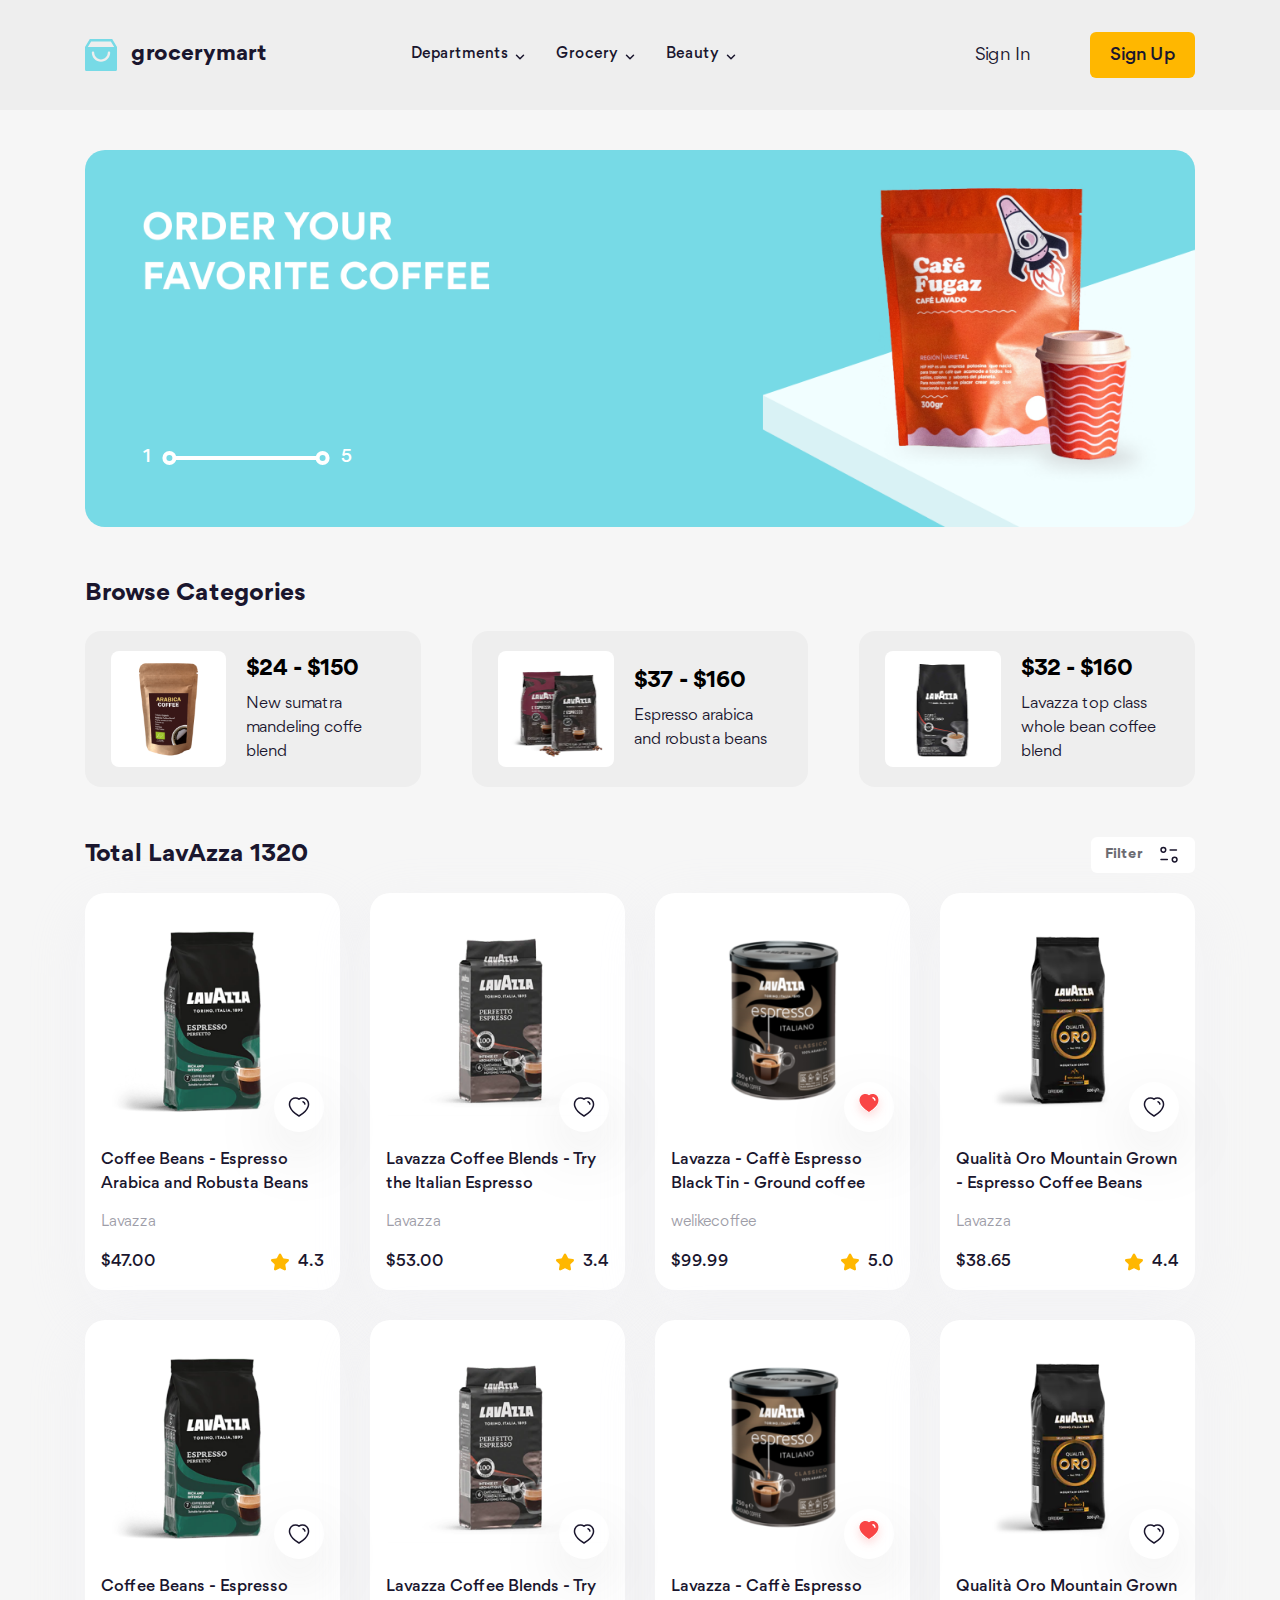
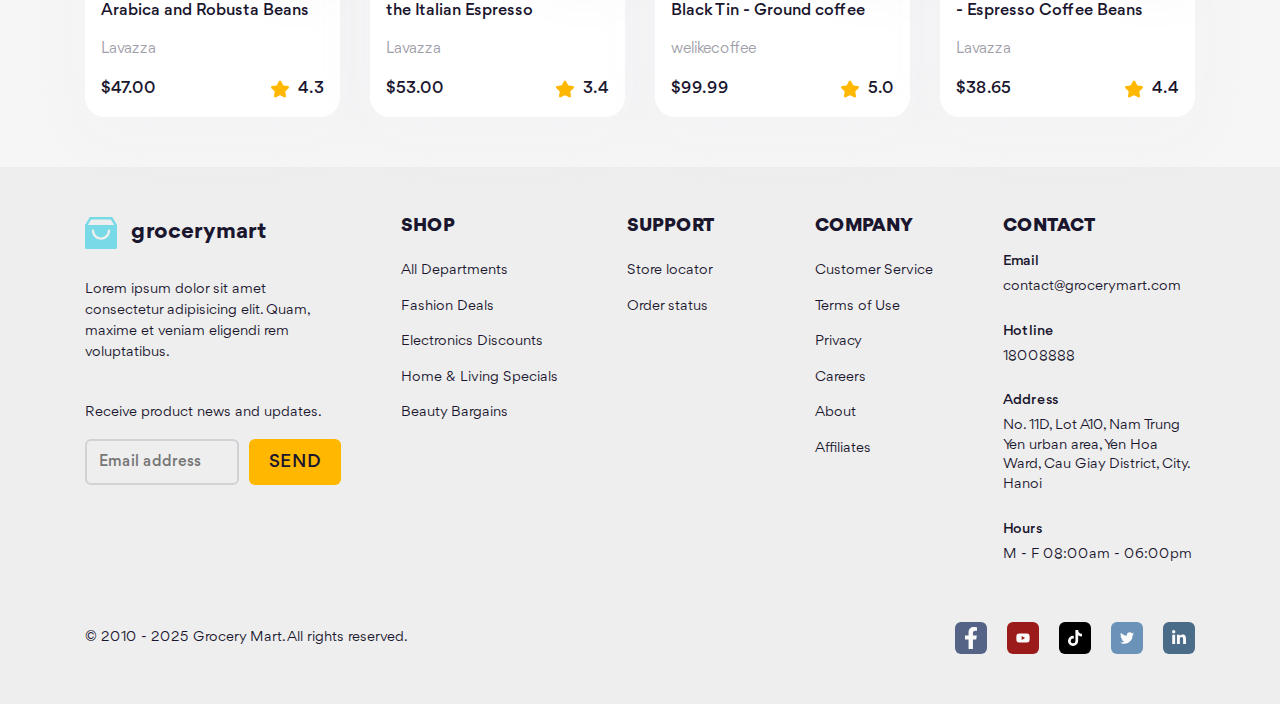
<file: index.html>
<!DOCTYPE html>
<html lang="en">
  <head>
    <meta charset="UTF-8" />
    <meta name="viewport" content="width=device-width, initial-scale=1.0" />
    <!-- favicon -->
    <link rel="apple-touch-icon" sizes="76x76" href="./assets/favicon/" />
    <link
      rel="icon"
      type="image/png"
      sizes="32x32"
      href="./assets/favicon/favicon-32x32.png"
    />
    <link
      rel="icon"
      type="image/png"
      sizes="16x16"
      href="./assets/favicon/favicon-16x16.png"
    />
    <link rel="manifest" href="./assets/favicon/site.webmanifest" />
    <link
      rel="mask-icon"
      href="./assets/favicon/safari-pinned-tab.svg"
      color="#5bbad5"
    />
    <!-- font -->
    <link rel="stylesheet" href="./assets/font/stylesheet.css" />
    <meta name="msapplication-TileColor" content="#da532c" />
    <meta name="theme-color" content="#ffffff" />

    <!-- styles-->
    <link rel="stylesheet" href="./assets/css/main.css" />

    <!--  scripts-->
    <script src="./assets/js/scripts.js"></script>
    <title>Grocerymart</title>
  </head>
  <body>
    <!-- header -->
    <header id="header" class="header"></header>
    <script>
      load("#header", "./template/header.html");
    </script>
    <div class="container home">
      <!-- main -->
      <!-- slideshow -->
      <div class="home__container">
        <div class="slideshow">
          <div class="slideshow__inner">
            <div class="slideshow__item">
              <a href="#!" class="slideshow__link">
                <picture>
                  <source
                    media="(max-width:767.98px)"
                    srcset="./assets/img/slideshow/sideshow-mobile-1.png"
                  />
                  <img
                    src="./assets/img/slideshow/sideshow-1.png"
                    alt=""
                    class="slideshow__img"
                  />
                </picture>
              </a>
            </div>
          </div>

          <div class="slideshow__page">
            <span class="slideshow__num">1</span>
            <span class="slideshow__slider"></span>
            <span class="slideshow__num">5</span>
          </div>
        </div>
      </div>
      <!-- Browse Categories -->
      <section class="home__container">
        <div class="home__row">
          <h2 class="home__heading">Browse Categories</h2>
        </div>
        <div class="home__cate row row-cols-3 row-cols-md-1">
          <!-- category 1 -->
          <div class="col">
            <a href="#!">
              <article class="cate-item">
                <img
                  src="./assets/img/category-item/item-1.png"
                  alt=""
                  class="cate-item__thumb"
                />
                <div class="cate-item__info">
                  <h3 class="cate-item__title">$24 - $150</h3>
                  <p class="cate-item__desc">
                    New sumatra mandeling coffe blend
                  </p>
                </div>
              </article>
            </a>
          </div>
          <!-- category 2 -->
          <div class="col">
            <a href="#!">
              <article class="cate-item">
                <img
                  src="./assets/img/category-item/item-2.png"
                  alt=""
                  class="cate-item__thumb"
                />
                <div class="cate-item__info">
                  <h3 class="cate-item__title">$37 - $160</h3>
                  <p class="cate-item__desc">
                    Espresso arabica and robusta beans
                  </p>
                </div>
              </article>
            </a>
          </div>
          <!-- category 3 -->
          <div class="col">
            <a href="#!">
              <article class="cate-item">
                <img
                  src="./assets/img/category-item/item-3.png"
                  alt=""
                  class="cate-item__thumb"
                />
                <div class="cate-item__info">
                  <h3 class="cate-item__title">$32 - $160</h3>
                  <p class="cate-item__desc">
                    Lavazza top class whole bean coffee blend
                  </p>
                </div>
              </article>
            </a>
          </div>
        </div>
      </section>
      <!--Browse  Products -->
      <section class="home__container">
        <div class="home__row">
          <h2 class="home__heading">Total LavAzza 1320</h2>
          <div class="filter-wrap">
            <button class="filter-btn js-toggle" toggle-target="#home-filter">
              Filter
              <img
                src="./assets/icons/filter.svg"
                alt=""
                class="filter-btn__icon icon"
              />
            </button>

            <div id="home-filter" class="filter hide">
              <img
                src="./assets/icons/arrow-up.png"
                alt=""
                class="filter__arrow"
              />
              <h3 class="filter__heading">Filter</h3>
              <form action="" class="filter__form">
                <div class="filter__row filter__content">
                  <!-- filter colum 1 -->
                  <div class="filter__col">
                    <label for="" class="form__label">Price</label>
                    <div class="filter__form-group">
                      <div
                        class="filter__form-slider"
                        style="--min-value: 20%; --max-value: 60%"
                      ></div>
                      <div
                        class="filter__form-group filter__form-group--inline"
                      >
                        <div>
                          <label
                            for=""
                            class="filter__form--label form__label-small"
                            >Minimum</label
                          >
                          <div
                            class="filter__form-text-input filter__form-text-input--small"
                          >
                            <input
                              type="text"
                              class="filter__form--input"
                              value="$30.00"
                            />
                          </div>
                        </div>
                        <div>
                          <label
                            for=""
                            class="filter__form--label form__label-small"
                            >Maximum</label
                          >
                          <div
                            class="filter__form-text-input filter__form-text-input--small"
                          >
                            <input
                              type="text"
                              class="filter__form--input"
                              value="$100.00"
                            />
                          </div>
                        </div>
                      </div>
                    </div>
                  </div>

                  <div class="filter__separate"></div>

                  <!-- filter colum 2 -->
                  <div class="filter__col">
                    <label for="" class="form__label">Size/Weight</label>
                    <div class="filter__form-group">
                      <div class="form__select-wrap">
                        <div class="form__select" style="--width: 158px">
                          500g
                          <img
                            src="./assets/icons/select-arrow.svg"
                            alt=""
                            class="form__select-arrow icon"
                          />
                        </div>
                        <div class="form__select">
                          Gram
                          <img
                            src="./assets/icons/select-arrow.svg"
                            alt=""
                            class="form__select-arrow icon"
                          />
                        </div>
                      </div>
                    </div>
                    <div class="filter__form-group">
                      <div class="form__tags">
                        <button class="form__tag">Small</button>
                        <button class="form__tag">Medium</button>
                        <button class="form__tag">Large</button>
                      </div>
                    </div>
                  </div>

                  <div class="filter__separate"></div>

                  <!-- filter colum 3 -->
                  <div class="filter__col">
                    <label for="" class="form__label">Brand</label>
                    <div class="filter__form-group">
                      <div class="filter__form-text-input">
                        <input
                          type="text"
                          placeholder="Search brand name"
                          class="filter__form--input"
                        />
                        <img
                          src="./assets/icons/search.svg"
                          alt=""
                          class="filter__form--input-icon icon"
                        />
                      </div>
                    </div>
                    <div class="filter__form-group">
                      <div class="form__tags">
                        <button class="form__tag">Lavazza</button>
                        <button class="form__tag">Nescafe</button>
                        <button class="form__tag">Starbucks</button>
                      </div>
                    </div>
                  </div>
                </div>
                <div class="filter__row filter__footer">
                  <button
                    class="btn btn--text filter__cancel js-toggle"
                    toggle-target="#home-filter"
                  >
                    Cancel
                  </button>
                  <button
                    class="btn btn--primary filter__submit js-toggle"
                    toggle-target="#home-filter"
                  >
                    Show Result
                  </button>
                </div>
              </form>
            </div>
          </div>
        </div>

        <div class="row row-cols-4 row-cols-lg-2 row-cols-sm-1 g-3">
          <!-- Product card 1 -->
          <div class="col">
            <article class="product-card">
              <div class="product-card__img-wrap">
                <a href="#!">
                  <img
                    src="./assets/img/product/item-1.png"
                    alt=""
                    class="product-card__thumb"
                  />
                </a>
                <button class="like-btn product-card__like-btn">
                  <img
                    src="./assets/icons/heart.svg"
                    alt=""
                    class="like-btn__icon icon"
                  />
                  <img
                    src="./assets/icons/heart-red.svg"
                    alt=""
                    class="like-btn__icon--liked"
                  />
                </button>
              </div>
              <h3 class="product-card__title">
                <a href="#!">
                  Coffee Beans - Espresso Arabica and Robusta Beans
                </a>
              </h3>
              <p class="product-card__brand">Lavazza</p>
              <div class="product-card__row">
                <span class="product-card__price">$47.00</span>
                <img
                  src="./assets/icons/star.svg"
                  alt=""
                  class="product-card__star"
                />
                <span class="product-card__score">4.3</span>
              </div>
            </article>
          </div>

          <!-- Product card 2 -->
          <div class="col">
            <article class="product-card">
              <div class="product-card__img-wrap">
                <a href="#!">
                  <img
                    src="./assets/img/product/item-2.png"
                    alt=""
                    class="product-card__thumb"
                  />
                </a>
                <button class="like-btn product-card__like-btn">
                  <img
                    src="./assets/icons/heart.svg"
                    alt=""
                    class="like-btn__icon icon"
                  />
                  <img
                    src="./assets/icons/heart-red.svg"
                    alt=""
                    class="like-btn__icon--liked"
                  />
                </button>
              </div>
              <h3 class="product-card__title">
                <a href="#!">
                  Lavazza Coffee Blends - Try the Italian Espresso
                </a>
              </h3>
              <p class="product-card__brand">Lavazza</p>
              <div class="product-card__row">
                <span class="product-card__price">$53.00</span>
                <img
                  src="./assets/icons/star.svg"
                  alt=""
                  class="product-card__star"
                />
                <span class="product-card__score">3.4</span>
              </div>
            </article>
          </div>

          <!-- Product card 3 -->
          <div class="col">
            <article class="product-card">
              <div class="product-card__img-wrap">
                <a href="#!">
                  <img
                    src="./assets/img/product/item-3.png"
                    alt=""
                    class="product-card__thumb"
                  />
                </a>
                <button class="like-btn like-btn--liked product-card__like-btn">
                  <img
                    src="./assets/icons/heart.svg"
                    alt=""
                    class="like-btn__icon icon"
                  />
                  <img
                    src="./assets/icons/heart-red.svg"
                    alt=""
                    class="like-btn__icon--liked"
                  />
                </button>
              </div>
              <h3 class="product-card__title">
                <a href="#!">
                  Lavazza - Caffè Espresso Black Tin - Ground coffee
                </a>
              </h3>
              <p class="product-card__brand">welikecoffee</p>
              <div class="product-card__row">
                <span class="product-card__price">$99.99</span>
                <img
                  src="./assets/icons/star.svg"
                  alt=""
                  class="product-card__star"
                />
                <span class="product-card__score">5.0</span>
              </div>
            </article>
          </div>

          <!-- Product card 4 -->
          <div class="col">
            <article class="product-card">
              <div class="product-card__img-wrap">
                <a href="#!">
                  <img
                    src="./assets/img/product/item-4.png"
                    alt=""
                    class="product-card__thumb"
                  />
                </a>
                <button class="like-btn product-card__like-btn">
                  <img
                    src="./assets/icons/heart.svg"
                    alt=""
                    class="like-btn__icon icon"
                  />
                  <img
                    src="./assets/icons/heart-red.svg"
                    alt=""
                    class="like-btn__icon--liked"
                  />
                </button>
              </div>
              <h3 class="product-card__title">
                <a href="#!">
                  Qualità Oro Mountain Grown - Espresso Coffee Beans
                </a>
              </h3>
              <p class="product-card__brand">Lavazza</p>
              <div class="product-card__row">
                <span class="product-card__price">$38.65</span>
                <img
                  src="./assets/icons/star.svg"
                  alt=""
                  class="product-card__star"
                />
                <span class="product-card__score">4.4</span>
              </div>
            </article>
          </div>
          <!-- Product card 5 -->
          <div class="col">
            <article class="product-card">
              <div class="product-card__img-wrap">
                <a href="#!">
                  <img
                    src="./assets/img/product/item-1.png"
                    alt=""
                    class="product-card__thumb"
                  />
                </a>
                <button class="like-btn product-card__like-btn">
                  <img
                    src="./assets/icons/heart.svg"
                    alt=""
                    class="like-btn__icon icon"
                  />
                  <img
                    src="./assets/icons/heart-red.svg"
                    alt=""
                    class="like-btn__icon--liked"
                  />
                </button>
              </div>
              <h3 class="product-card__title">
                <a href="#!">
                  Coffee Beans - Espresso Arabica and Robusta Beans
                </a>
              </h3>
              <p class="product-card__brand">Lavazza</p>
              <div class="product-card__row">
                <span class="product-card__price">$47.00</span>
                <img
                  src="./assets/icons/star.svg"
                  alt=""
                  class="product-card__star"
                />
                <span class="product-card__score">4.3</span>
              </div>
            </article>
          </div>

          <!-- Product card 6 -->
          <div class="col">
            <article class="product-card">
              <div class="product-card__img-wrap">
                <a href="#!">
                  <img
                    src="./assets/img/product/item-2.png"
                    alt=""
                    class="product-card__thumb"
                  />
                </a>
                <button class="like-btn product-card__like-btn">
                  <img
                    src="./assets/icons/heart.svg"
                    alt=""
                    class="like-btn__icon icon"
                  />
                  <img
                    src="./assets/icons/heart-red.svg"
                    alt=""
                    class="like-btn__icon--liked"
                  />
                </button>
              </div>
              <h3 class="product-card__title">
                <a href="#!">
                  Lavazza Coffee Blends - Try the Italian Espresso
                </a>
              </h3>
              <p class="product-card__brand">Lavazza</p>
              <div class="product-card__row">
                <span class="product-card__price">$53.00</span>
                <img
                  src="./assets/icons/star.svg"
                  alt=""
                  class="product-card__star"
                />
                <span class="product-card__score">3.4</span>
              </div>
            </article>
          </div>

          <!-- Product card 7 -->
          <div class="col">
            <article class="product-card">
              <div class="product-card__img-wrap">
                <a href="#!">
                  <img
                    src="./assets/img/product/item-3.png"
                    alt=""
                    class="product-card__thumb"
                  />
                </a>
                <button class="like-btn like-btn--liked product-card__like-btn">
                  <img
                    src="./assets/icons/heart.svg"
                    alt=""
                    class="like-btn__icon icon"
                  />
                  <img
                    src="./assets/icons/heart-red.svg"
                    alt=""
                    class="like-btn__icon--liked"
                  />
                </button>
              </div>
              <h3 class="product-card__title">
                <a href="#!">
                  Lavazza - Caffè Espresso Black Tin - Ground coffee
                </a>
              </h3>
              <p class="product-card__brand">welikecoffee</p>
              <div class="product-card__row">
                <span class="product-card__price">$99.99</span>
                <img
                  src="./assets/icons/star.svg"
                  alt=""
                  class="product-card__star"
                />
                <span class="product-card__score">5.0</span>
              </div>
            </article>
          </div>

          <!-- Product card 8 -->
          <div class="col">
            <article class="product-card">
              <div class="product-card__img-wrap">
                <a href="#!">
                  <img
                    src="./assets/img/product/item-4.png"
                    alt=""
                    class="product-card__thumb"
                  />
                </a>
                <button class="like-btn product-card__like-btn">
                  <img
                    src="./assets/icons/heart.svg"
                    alt=""
                    class="like-btn__icon icon"
                  />
                  <img
                    src="./assets/icons/heart-red.svg"
                    alt=""
                    class="like-btn__icon--liked"
                  />
                </button>
              </div>
              <h3 class="product-card__title">
                <a href="#!">
                  Qualità Oro Mountain Grown - Espresso Coffee Beans
                </a>
              </h3>
              <p class="product-card__brand">Lavazza</p>
              <div class="product-card__row">
                <span class="product-card__price">$38.65</span>
                <img
                  src="./assets/icons/star.svg"
                  alt=""
                  class="product-card__star"
                />
                <span class="product-card__score">4.4</span>
              </div>
            </article>
          </div>
        </div>
      </section>
    </div>

    <!-- footer -->
    <footer id="footer"></footer>
    <script>
      load("#footer", "./template/footer.html");
    </script>
  </body>
</html>
</file>
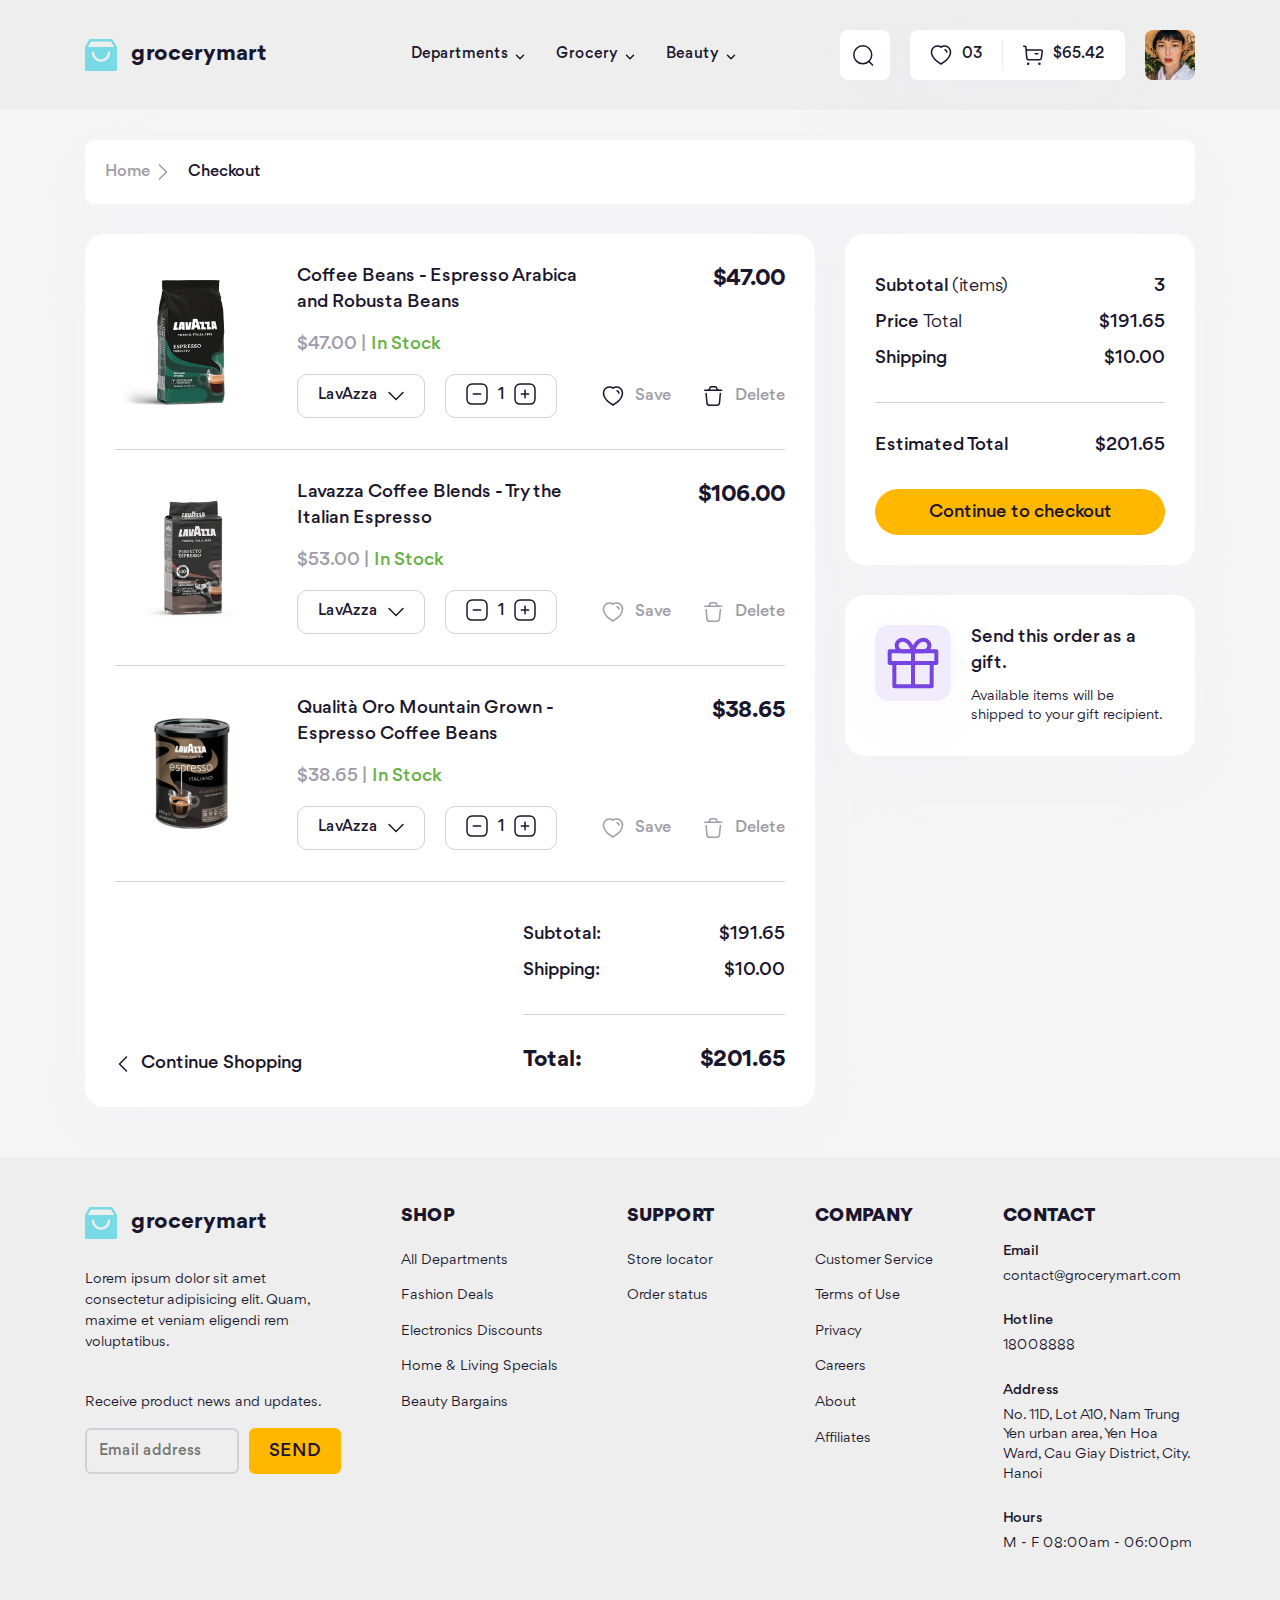
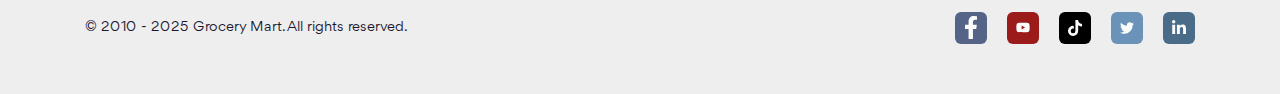
<file: checkout.html>
<!DOCTYPE html>
<html lang="en">
  <head>
    <meta charset="UTF-8" />
    <meta name="viewport" content="width=device-width, initial-scale=1.0" />
    <!-- favicon -->
    <link rel="apple-touch-icon" sizes="76x76" href="./assets/favicon/" />
    <link
      rel="icon"
      type="image/png"
      sizes="32x32"
      href="./assets/favicon/favicon-32x32.png"
    />
    <link
      rel="icon"
      type="image/png"
      sizes="16x16"
      href="./assets/favicon/favicon-16x16.png"
    />
    <link rel="manifest" href="./assets/favicon/site.webmanifest" />
    <link
      rel="mask-icon"
      href="./assets/favicon/safari-pinned-tab.svg"
      color="#5bbad5"
    />
    <!-- font -->
    <link rel="stylesheet" href="./assets/font/stylesheet.css" />
    <meta name="msapplication-TileColor" content="#da532c" />
    <meta name="theme-color" content="#ffffff" />

    <!-- styles-->
    <link rel="stylesheet" href="./assets/css/main.css" />

    <!--  scripts-->
    <script src="./assets/js/scripts.js"></script>
    <title>Checkout / Grocerymart</title>
  </head>
  <body>
    <!-- header -->
    <header id="header" class="header"></header>
    <script>
      load("#header", "./template/header-logined.html");
    </script>
    <!-- main  -->
    <main class="checkout-page">
      <div class="container">
        <!-- search bar -->
        <div class="checkout-container">
          <div class="search-bar d-none d-md-flex">
            <input type="text" name="" id="" placeholder="Search for item" class="search-bar__input">
            <button class="search-bar__submit">
              <img src="./assets/icons/search.svg" alt="" class="search-bar__icon icon">
            </button>
          </div>
        </div>
        <!-- breadcrumbs -->
        <div class="product-container">
          <ul class="breadcrumbs checkout-page__breadcrumbs">
            <li ">
              <a href="#!" class="breadcrumbs__link"
                >Home
                <img
                  src="./assets/icons/arrow-right.svg"
                  class="breadcrumbs__icon"
                />
              </a>
            </li>
            <li ">
              <a href="#!" class="breadcrumbs__link breadcrumbs__link--current"
                >Checkout</a
              >
            </li>
           </ul> 
        </div>

        <!-- checkout content -->
        <div class="checkout-container">
          <div class="row gy-xl-3">
            <div class="col-8 col-xl-12">
              <div class="cart-info">
                <div class="cart-info__list">
                  <!-- cart item 1 -->
                  <article class="cart-item">
                    <a href="./product-deatail.html" class="cart-item__thumb">
                      <img src="./assets/img/product/item-1.png" alt="" class="cart-item__thumb">
                    </a>
                    <div class="cart-item__content">
                      <div class="cart-item__content-left">
                        <h3 class="cart-item__title">
                          <a href="./product-deatail.html">Coffee Beans - Espresso Arabica and Robusta Beans</a>
                        </h3>
                        <p class="cart-item__content-wrap">
                          $47.00 | <span class="cart-item__status">In Stock</span>
                        </p>
                        <div class="cart-item__ctrl cart-item__ctrl--md-block">
                          <div class="cart-item__input">
                            LavAzza
                            <img class="icon" src="./assets/icons/arrow-down-2.svg" alt="">
                          </div>
                          <div class="cart-item__input">
                            <button class="cart-item__input-btn">
                              <img class="icon" src="./assets/icons/minus.svg" alt="">
                            </button>
                            <span>1</span>
                            <button class="cart-item__input-btn">
                              <img class="icon" src="./assets/icons/plus.svg" alt="">
                            </button>
                          </div>
                        </div>
                      </div>
                      <div class="cart-item__content-right">
                        <p class="cart-item__total-price">$47.00</p>
                        <div class="cart-item__ctrl">
                          <button class="cart-item__ctrl-btn">
                            <img class="icon" src="./assets/icons/heart-2.svg" alt="">
                            Save
                          </button>
                          <button class="cart-item__ctrl-btn js-toggle" toggle-target="#delete-confirm">
                            <img class="icon" src="./assets/icons/trash.svg" alt="">
                            Delete
                          </button>
                        </div>
                      </div>
                    </div>
                  </article>
                  <!-- cart item 2 -->
                  <article class="cart-item">
                    <a href="./product-deatail.html" class="cart-item__thumb">
                      <img src="./assets/img/product/item-2.png" alt="" class="cart-item__thumb">
                    </a>
                    <div class="cart-item__content">
                      <div class="cart-item__content-left">
                        <h3 class="cart-item__title">
                          <a href="./product-deatail.html">Lavazza Coffee Blends - Try the Italian Espresso</a>
                        </h3>
                        <p class="cart-item__content-wrap">
                          $53.00 | <span class="cart-item__status">In Stock</span>
                        </p>
                        <div class="cart-item__ctrl cart-item__ctrl--md-block">
                          <div class="cart-item__input">
                            LavAzza
                            <img class="icon" src="./assets/icons/arrow-down-2.svg" alt="">
                          </div>
                          <div class="cart-item__input">
                            <button class="cart-item__input-btn">
                              <img class="icon" src="./assets/icons/minus.svg" alt="">
                            </button>
                            <span>1</span>
                            <button class="cart-item__input-btn">
                              <img class="icon" src="./assets/icons/plus.svg" alt="">
                            </button>
                          </div>
                        </div>
                      </div>
                      <div class="cart-item__content-right">
                        <p class="cart-item__total-price">$106.00</p>
                        <div class="cart-item__ctrl">
                          <button class="cart-item__ctrl-btn">
                            <img src="./assets/icons/heart-2.svg" alt="">
                            Save
                          </button>
                          <button class="cart-item__ctrl-btn js-toggle" toggle-target="#delete-confirm">
                            <img src="./assets/icons/trash.svg" alt="">
                            Delete
                          </button>
                        </div>
                      </div>
                    </div>
                  </article>
                  <!-- cart item 3 -->
                  <article class="cart-item">
                    <a href="./product-deatail.html" class="cart-item__thumb">
                      <img src="./assets/img/product/item-3.png" alt="" class="cart-item__thumb">
                    </a>
                    <div class="cart-item__content">
                      <div class="cart-item__content-left">
                        <h3 class="cart-item__title">
                          <a href="./product-deatail.html">Qualità Oro Mountain Grown - Espresso Coffee Beans</a>
                        </h3>
                        <p class="cart-item__content-wrap">
                          $38.65 |  <span class="cart-item__status">In Stock</span>
                        </p>
                        <div class="cart-item__ctrl cart-item__ctrl--md-block">
                          <div class="cart-item__input">
                            LavAzza
                            <img class="icon" src="./assets/icons/arrow-down-2.svg" alt="">
                          </div>
                          <div class="cart-item__input ">
                            <button class="cart-item__input-btn">
                              <img class="icon" src="./assets/icons/minus.svg" alt="">
                            </button>
                            <span>1</span>
                            <button class="cart-item__input-btn">
                              <img class="icon" src="./assets/icons/plus.svg" alt="">
                            </button>
                          </div>
                        </div>
                      </div>
                      <div class="cart-item__content-right">
                        <p class="cart-item__total-price">$38.65</p>
                        <div class="cart-item__ctrl">
                          <button class="cart-item__ctrl-btn">
                            <img src="./assets/icons/heart-2.svg" alt="">
                            Save
                          </button>
                          <button class="cart-item__ctrl-btn js-toggle" toggle-target="#delete-confirm">
                            <img src="./assets/icons/trash.svg" alt="">
                            Delete
                          </button>
                        </div>
                      </div>
                    </div>
                  </article>
                </div>
                <div class="cart-info__bottom d-md-none">
                  <div class="row">
                    <div class="col-8 col-xxl-7">
                      <div class="cart-info__continue">
                        <a href="./" class="cart-info__continue--link">
                          <img class="cart-info__continue--icon icon" src="./assets/icons/arrow-down-2.svg" alt="">
                          Continue Shopping
                        </a>
                      </div>
                    </div>
                    <div class="col-4 col-xxl-5">
                      <div class="cart-info__row">
                        <span>Subtotal:</span>
                        <span>$191.65</span>
                      </div>
                      <div class="cart-info__row">
                        <span>Shipping:</span>
                        <span>$10.00</span>
                      </div>
                      <div class="cart-info__separate"></div>
                      <div class="cart-info__row cart-info__row--bold">
                        <span>Total:</span>
                        <span>$201.65</span>
                      </div>
                    </div>
                  </div>
                </div>
              </div>
            </div>
            <div class="col-4 col-xl-12">
              <div class="cart-info">
                <div class="cart-info__row">
                  <span>Subtotal <span class="cart-info__sub-label">(items)</span></span>
                  <span>3</span>
                </div>
                <div class="cart-info__row">
                  <span>Price <span class="cart-info__sub-label">Total</span></span>
                  <span>$191.65</span>
                </div>
                <div class="cart-info__row">
                  <span>Shipping</span>
                  <span>$10.00</span>
                </div>
                <div class="cart-info__separate"></div>
                <div class="cart-info__row">
                  <span>Estimated Total</span>
                  <span>$201.65</span>
                </div>
                <a href="./shipping.html" class="cart-info__next--btn btn btn--primary btn--rounded">Continue to checkout</a>
              </div>
              <div class="cart-info">
                <a href="#!">
                  <article class="gift-item">
                    <div class="gift-item__icon-wrap">
                      <img src="./assets/icons/gift-icon.svg" alt="" class="gift-item__icon">
                    </div>
                    <div class="gift-item__content">
                      <h3 class="gift-item__title">Send this order as a gift.</h3>
                      <p class="gift-item__desc">Available items will be shipped to your gift recipient.
                      </p>
                    </div>
                  </article>
                </a>
              </div>
            </div>
          </div>
        </div>
      </div>
    </main>
    <!-- footer -->
    <footer id="footer"></footer>
    <script>
      load("#footer", "./template/footer.html");
    </script>

    <!-- Modal -->
    <div id="delete-confirm" class="modal modal--small hide">
      <div class="modal__content">
        <p class="modal__text">Do you want to remove this item form shopping cart?</p>
        <div class="modal__bottom">
          <button class="btn btn--small btn--outline modal__btn js-toggle" toggle-target="#delete-confirm">Cancel</button>
          <button class="btn btn--small btn--danger btn--primary modal__btn btn--no-margin js-toggle" toggle-target="#delete-confirm">Delete</button>
        </div>
      </div>
      <div class="modal__overlay js-toggle" toggle-target="#delete-confirm" ></div>
    </div>
  </body>
</html>
</file>
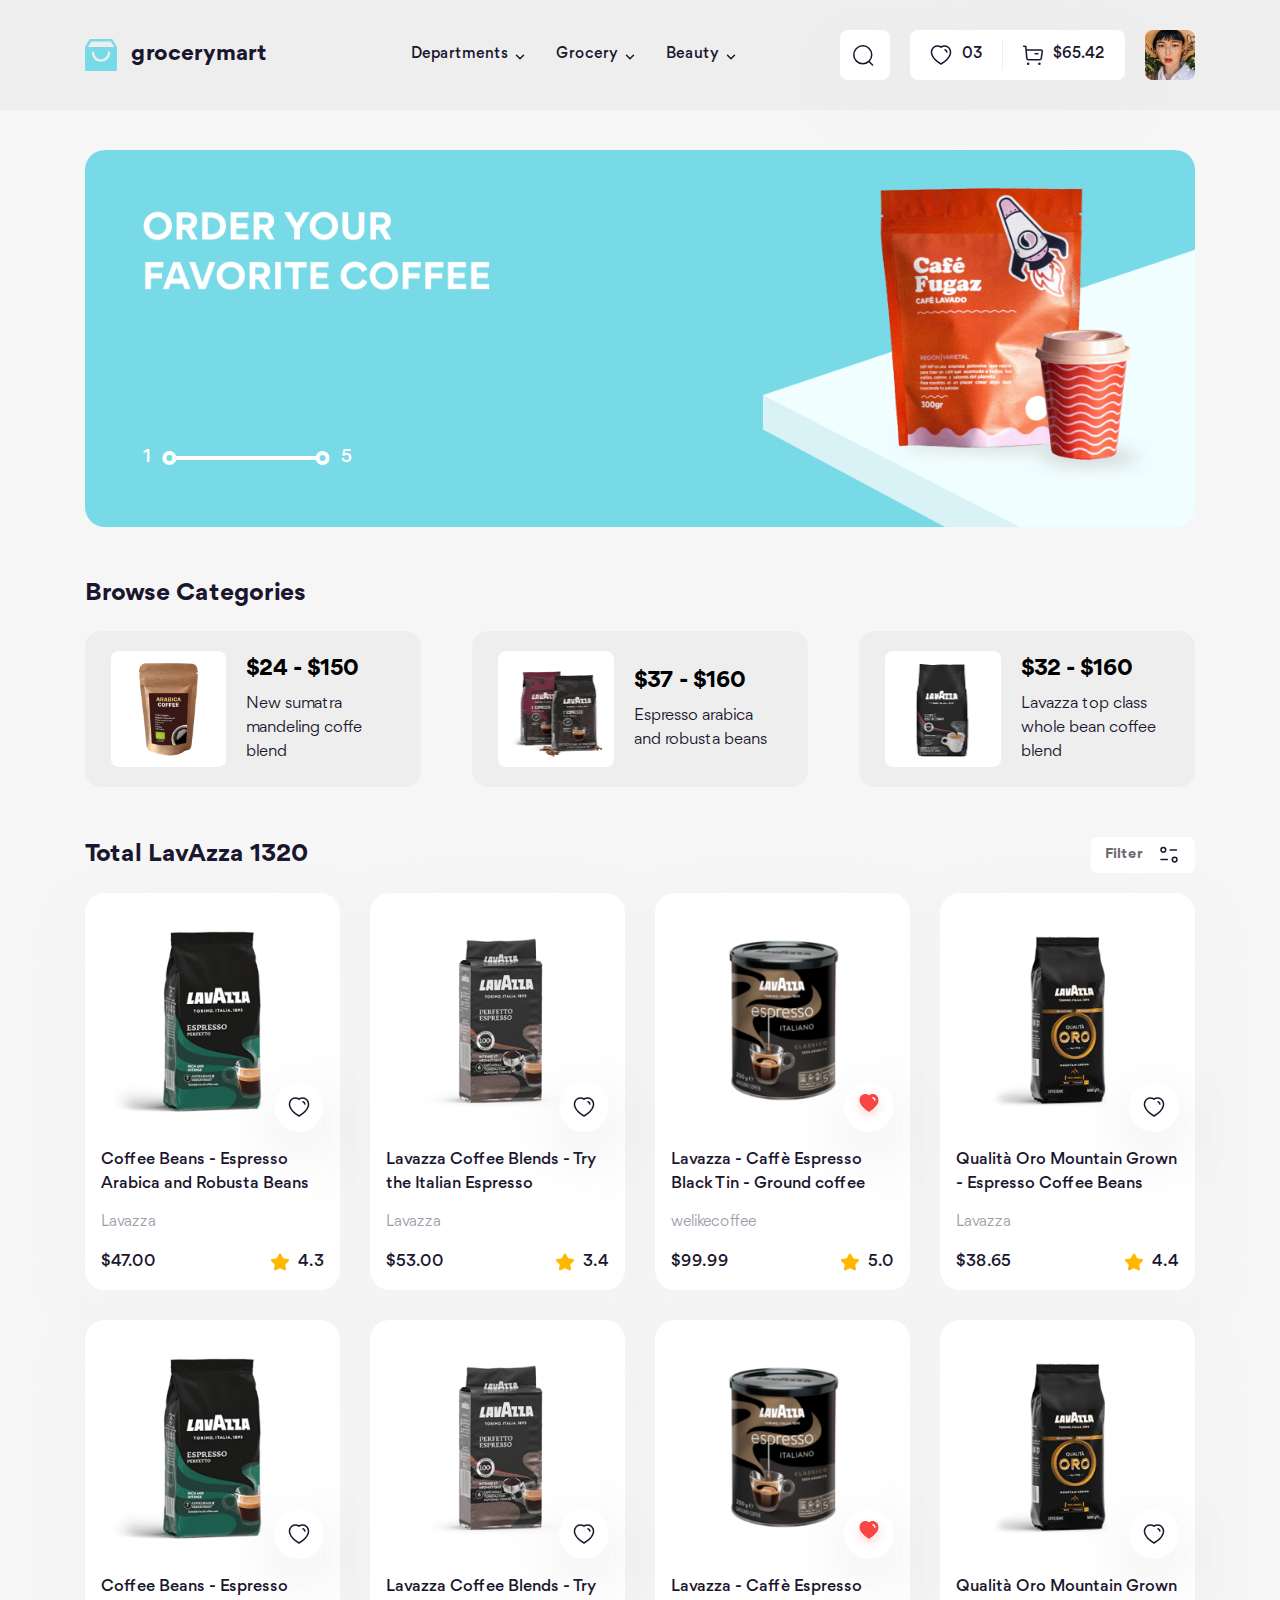
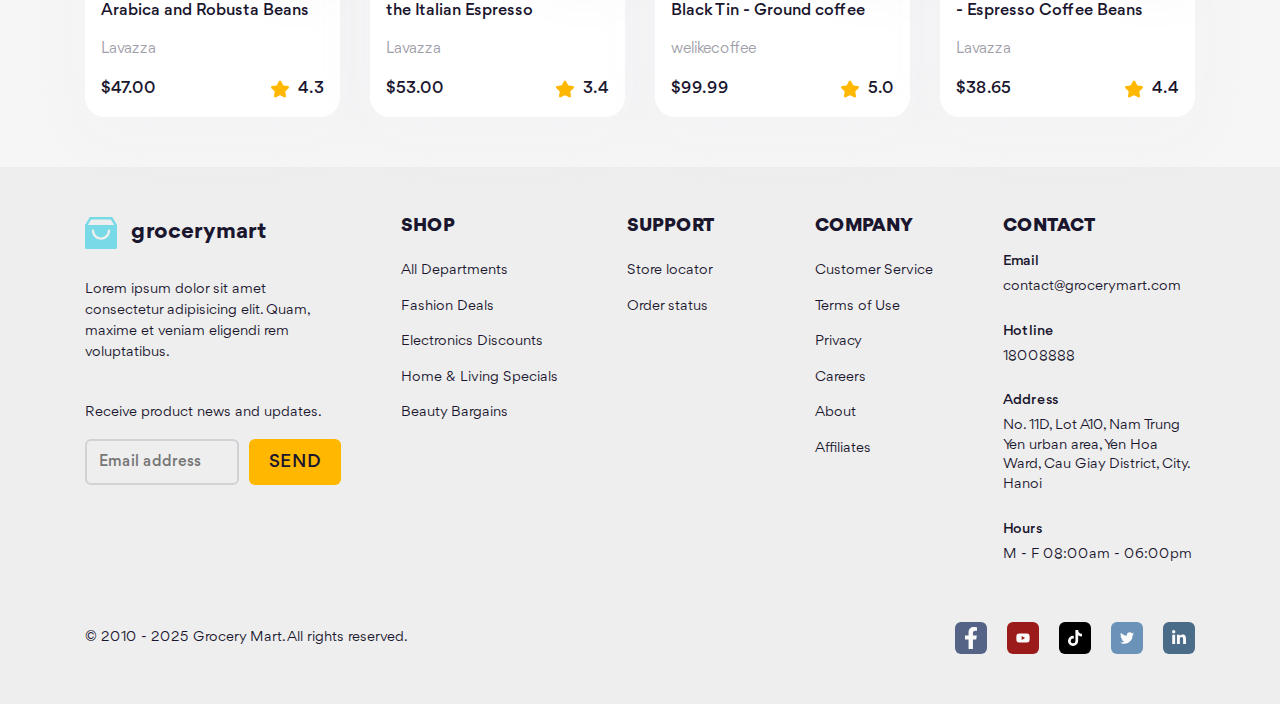
<file: index-logined.html>
<!DOCTYPE html>
<html lang="en">
  <head>
    <meta charset="UTF-8" />
    <meta name="viewport" content="width=device-width, initial-scale=1.0" />
    <!-- favicon -->
    <link rel="apple-touch-icon" sizes="76x76" href="./assets/favicon/" />
    <link
      rel="icon"
      type="image/png"
      sizes="32x32"
      href="./assets/favicon/favicon-32x32.png"
    />
    <link
      rel="icon"
      type="image/png"
      sizes="16x16"
      href="./assets/favicon/favicon-16x16.png"
    />
    <link rel="manifest" href="./assets/favicon/site.webmanifest" />
    <link
      rel="mask-icon"
      href="./assets/favicon/safari-pinned-tab.svg"
      color="#5bbad5"
    />
    <!-- font -->
    <link rel="stylesheet" href="./assets/font/stylesheet.css" />
    <meta name="msapplication-TileColor" content="#da532c" />
    <meta name="theme-color" content="#ffffff" />

    <!-- styles-->
    <link rel="stylesheet" href="./assets/css/main.css" />

    <!--  scripts-->
    <script src="./assets/js/scripts.js"></script>
    <title>Grocerymart</title>
  </head>
  <body>
    <!-- header -->
    <header id="header" class="header"></header>
    <script>
      load("#header", "./template/header-logined.html");
    </script>
    <div class="container home">
      <!-- main -->
      <!-- slideshow -->
      <div class="home__container">
        <div class="slideshow">
          <div class="slideshow__inner">
            <div class="slideshow__item">
              <a href="#!" class="slideshow__link">
                <picture>
                  <source
                    media="(max-width:767.98px)"
                    srcset="./assets/img/slideshow/sideshow-mobile-1.png"
                  />
                  <img
                    src="./assets/img/slideshow/sideshow-1.png"
                    alt=""
                    class="slideshow__img"
                  />
                </picture>
              </a>
            </div>
          </div>

          <div class="slideshow__page">
            <span class="slideshow__num">1</span>
            <span class="slideshow__slider"></span>
            <span class="slideshow__num">5</span>
          </div>
        </div>
      </div>
      <!-- Browse Categories -->
      <section class="home__container">
        <div class="home__row">
          <h2 class="home__heading">Browse Categories</h2>
        </div>
        <div class="home__cate row row-cols-3 row-cols-md-1">
          <!-- category 1 -->
          <div class="col">
            <a href="#!">
              <article class="cate-item">
                <img
                  src="./assets/img/category-item/item-1.png"
                  alt=""
                  class="cate-item__thumb"
                />
                <div class="cate-item__info">
                  <h3 class="cate-item__title">$24 - $150</h3>
                  <p class="cate-item__desc">
                    New sumatra mandeling coffe blend
                  </p>
                </div>
              </article>
            </a>
          </div>
          <!-- category 2 -->
          <div class="col">
            <a href="#!">
              <article class="cate-item">
                <img
                  src="./assets/img/category-item/item-2.png"
                  alt=""
                  class="cate-item__thumb"
                />
                <div class="cate-item__info">
                  <h3 class="cate-item__title">$37 - $160</h3>
                  <p class="cate-item__desc">
                    Espresso arabica and robusta beans
                  </p>
                </div>
              </article>
            </a>
          </div>
          <!-- category 3 -->
          <div class="col">
            <a href="#!">
              <article class="cate-item">
                <img
                  src="./assets/img/category-item/item-3.png"
                  alt=""
                  class="cate-item__thumb"
                />
                <div class="cate-item__info">
                  <h3 class="cate-item__title">$32 - $160</h3>
                  <p class="cate-item__desc">
                    Lavazza top class whole bean coffee blend
                  </p>
                </div>
              </article>
            </a>
          </div>
        </div>
      </section>
      <!--Browse  Products -->
      <section class="home__container">
        <div class="home__row">
          <h2 class="home__heading">Total LavAzza 1320</h2>
          <div class="filter-wrap">
            <button class="filter-btn js-toggle" toggle-target="#home-filter">
              Filter
              <img
                src="./assets/icons/filter.svg"
                alt=""
                class="filter-btn__icon icon"
              />
            </button>

            <div id="home-filter" class="filter hide">
              <img
                src="./assets/icons/arrow-up.png"
                alt=""
                class="filter__arrow"
              />
              <h3 class="filter__heading">Filter</h3>
              <form action="" class="filter__form">
                <div class="filter__row filter__content">
                  <!-- filter colum 1 -->
                  <div class="filter__col">
                    <label for="" class="form__label">Price</label>
                    <div class="filter__form-group">
                      <div
                        class="filter__form-slider"
                        style="--min-value: 20%; --max-value: 60%"
                      ></div>
                      <div
                        class="filter__form-group filter__form-group--inline"
                      >
                        <div>
                          <label
                            for=""
                            class="filter__form--label form__label-small"
                            >Minimum</label
                          >
                          <div
                            class="filter__form-text-input filter__form-text-input--small"
                          >
                            <input
                              type="text"
                              class="filter__form--input"
                              value="$30.00"
                            />
                          </div>
                        </div>
                        <div>
                          <label
                            for=""
                            class="filter__form--label form__label-small"
                            >Maximum</label
                          >
                          <div
                            class="filter__form-text-input filter__form-text-input--small"
                          >
                            <input
                              type="text"
                              class="filter__form--input"
                              value="$100.00"
                            />
                          </div>
                        </div>
                      </div>
                    </div>
                  </div>

                  <div class="filter__separate"></div>

                  <!-- filter colum 2 -->
                  <div class="filter__col">
                    <label for="" class="form__label">Size/Weight</label>
                    <div class="filter__form-group">
                      <div class="form__select-wrap">
                        <div class="form__select" style="--width: 158px">
                          500g
                          <img
                            src="./assets/icons/select-arrow.svg"
                            alt=""
                            class="form__select-arrow icon"
                          />
                        </div>
                        <div class="form__select">
                          Gram
                          <img
                            src="./assets/icons/select-arrow.svg"
                            alt=""
                            class="form__select-arrow icon"
                          />
                        </div>
                      </div>
                    </div>
                    <div class="filter__form-group">
                      <div class="form__tags">
                        <button class="form__tag">Small</button>
                        <button class="form__tag">Medium</button>
                        <button class="form__tag">Large</button>
                      </div>
                    </div>
                  </div>

                  <div class="filter__separate"></div>

                  <!-- filter colum 3 -->
                  <div class="filter__col">
                    <label for="" class="form__label">Brand</label>
                    <div class="filter__form-group">
                      <div class="filter__form-text-input">
                        <input
                          type="text"
                          placeholder="Search brand name"
                          class="filter__form--input"
                        />
                        <img
                          src="./assets/icons/search.svg"
                          alt=""
                          class="filter__form--input-icon icon"
                        />
                      </div>
                    </div>
                    <div class="filter__form-group">
                      <div class="form__tags">
                        <button class="form__tag">Lavazza</button>
                        <button class="form__tag">Nescafe</button>
                        <button class="form__tag">Starbucks</button>
                      </div>
                    </div>
                  </div>
                </div>
                <div class="filter__row filter__footer">
                  <button
                    class="btn btn--text filter__cancel js-toggle"
                    toggle-target="#home-filter"
                  >
                    Cancel
                  </button>
                  <button
                    class="btn btn--primary filter__submit js-toggle"
                    toggle-target="#home-filter"
                  >
                    Show Result
                  </button>
                </div>
              </form>
            </div>
          </div>
        </div>

        <div class="row row-cols-4 row-cols-lg-2 row-cols-sm-1 g-3">
          <!-- Product card 1 -->
          <div class="col">
            <article class="product-card">
              <div class="product-card__img-wrap">
                <a href="./product-deatail.html">
                  <img
                    src="./assets/img/product/item-1.png"
                    alt=""
                    class="product-card__thumb"
                  />
                </a>
                <button class="like-btn product-card__like-btn">
                  <img
                    src="./assets/icons/heart.svg"
                    alt=""
                    class="like-btn__icon icon"
                  />
                  <img
                    src="./assets/icons/heart-red.svg"
                    alt=""
                    class="like-btn__icon--liked"
                  />
                </button>
              </div>
              <h3 class="product-card__title">
                <a href="./product-deatail.html">
                  Coffee Beans - Espresso Arabica and Robusta Beans
                </a>
              </h3>
              <p class="product-card__brand">Lavazza</p>
              <div class="product-card__row">
                <span class="product-card__price">$47.00</span>
                <img
                  src="./assets/icons/star.svg"
                  alt=""
                  class="product-card__star"
                />
                <span class="product-card__score">4.3</span>
              </div>
            </article>
          </div>

          <!-- Product card 2 -->
          <div class="col">
            <article class="product-card">
              <div class="product-card__img-wrap">
                <a href="./product-deatail.html">
                  <img
                    src="./assets/img/product/item-2.png"
                    alt=""
                    class="product-card__thumb"
                  />
                </a>
                <button class="like-btn product-card__like-btn">
                  <img
                    src="./assets/icons/heart.svg"
                    alt=""
                    class="like-btn__icon icon"
                  />
                  <img
                    src="./assets/icons/heart-red.svg"
                    alt=""
                    class="like-btn__icon--liked"
                  />
                </button>
              </div>
              <h3 class="product-card__title">
                <a href="./product-deatail.html">
                  Lavazza Coffee Blends - Try the Italian Espresso
                </a>
              </h3>
              <p class="product-card__brand">Lavazza</p>
              <div class="product-card__row">
                <span class="product-card__price">$53.00</span>
                <img
                  src="./assets/icons/star.svg"
                  alt=""
                  class="product-card__star"
                />
                <span class="product-card__score">3.4</span>
              </div>
            </article>
          </div>

          <!-- Product card 3 -->
          <div class="col">
            <article class="product-card">
              <div class="product-card__img-wrap">
                <a href="./product-deatail.html">
                  <img
                    src="./assets/img/product/item-3.png"
                    alt=""
                    class="product-card__thumb"
                  />
                </a>
                <button class="like-btn like-btn--liked product-card__like-btn">
                  <img
                    src="./assets/icons/heart.svg"
                    alt=""
                    class="like-btn__icon icon"
                  />
                  <img
                    src="./assets/icons/heart-red.svg"
                    alt=""
                    class="like-btn__icon--liked"
                  />
                </button>
              </div>
              <h3 class="product-card__title">
                <a href="./product-deatail.html">
                  Lavazza - Caffè Espresso Black Tin - Ground coffee
                </a>
              </h3>
              <p class="product-card__brand">welikecoffee</p>
              <div class="product-card__row">
                <span class="product-card__price">$99.99</span>
                <img
                  src="./assets/icons/star.svg"
                  alt=""
                  class="product-card__star"
                />
                <span class="product-card__score">5.0</span>
              </div>
            </article>
          </div>

          <!-- Product card 4 -->
          <div class="col">
            <article class="product-card">
              <div class="product-card__img-wrap">
                <a href="./product-deatail.html">
                  <img
                    src="./assets/img/product/item-4.png"
                    alt=""
                    class="product-card__thumb"
                  />
                </a>
                <button class="like-btn product-card__like-btn">
                  <img
                    src="./assets/icons/heart.svg"
                    alt=""
                    class="like-btn__icon icon"
                  />
                  <img
                    src="./assets/icons/heart-red.svg"
                    alt=""
                    class="like-btn__icon--liked"
                  />
                </button>
              </div>
              <h3 class="product-card__title">
                <a href="./product-deatail.html">
                  Qualità Oro Mountain Grown - Espresso Coffee Beans
                </a>
              </h3>
              <p class="product-card__brand">Lavazza</p>
              <div class="product-card__row">
                <span class="product-card__price">$38.65</span>
                <img
                  src="./assets/icons/star.svg"
                  alt=""
                  class="product-card__star"
                />
                <span class="product-card__score">4.4</span>
              </div>
            </article>
          </div>
          <!-- Product card 5 -->
          <div class="col">
            <article class="product-card">
              <div class="product-card__img-wrap">
                <a href="./product-deatail.html">
                  <img
                    src="./assets/img/product/item-1.png"
                    alt=""
                    class="product-card__thumb"
                  />
                </a>
                <button class="like-btn product-card__like-btn">
                  <img
                    src="./assets/icons/heart.svg"
                    alt=""
                    class="like-btn__icon icon"
                  />
                  <img
                    src="./assets/icons/heart-red.svg"
                    alt=""
                    class="like-btn__icon--liked"
                  />
                </button>
              </div>
              <h3 class="product-card__title">
                <a href="./product-deatail.html">
                  Coffee Beans - Espresso Arabica and Robusta Beans
                </a>
              </h3>
              <p class="product-card__brand">Lavazza</p>
              <div class="product-card__row">
                <span class="product-card__price">$47.00</span>
                <img
                  src="./assets/icons/star.svg"
                  alt=""
                  class="product-card__star"
                />
                <span class="product-card__score">4.3</span>
              </div>
            </article>
          </div>

          <!-- Product card 6 -->
          <div class="col">
            <article class="product-card">
              <div class="product-card__img-wrap">
                <a href="./product-deatail.html">
                  <img
                    src="./assets/img/product/item-2.png"
                    alt=""
                    class="product-card__thumb"
                  />
                </a>
                <button class="like-btn product-card__like-btn">
                  <img
                    src="./assets/icons/heart.svg"
                    alt=""
                    class="like-btn__icon icon"
                  />
                  <img
                    src="./assets/icons/heart-red.svg"
                    alt=""
                    class="like-btn__icon--liked"
                  />
                </button>
              </div>
              <h3 class="product-card__title">
                <a href="./product-deatail.html">
                  Lavazza Coffee Blends - Try the Italian Espresso
                </a>
              </h3>
              <p class="product-card__brand">Lavazza</p>
              <div class="product-card__row">
                <span class="product-card__price">$53.00</span>
                <img
                  src="./assets/icons/star.svg"
                  alt=""
                  class="product-card__star"
                />
                <span class="product-card__score">3.4</span>
              </div>
            </article>
          </div>

          <!-- Product card 7 -->
          <div class="col">
            <article class="product-card">
              <div class="product-card__img-wrap">
                <a href="./product-deatail.html">
                  <img
                    src="./assets/img/product/item-3.png"
                    alt=""
                    class="product-card__thumb"
                  />
                </a>
                <button class="like-btn like-btn--liked product-card__like-btn">
                  <img
                    src="./assets/icons/heart.svg"
                    alt=""
                    class="like-btn__icon icon"
                  />
                  <img
                    src="./assets/icons/heart-red.svg"
                    alt=""
                    class="like-btn__icon--liked"
                  />
                </button>
              </div>
              <h3 class="product-card__title">
                <a href="./product-deatail.html">
                  Lavazza - Caffè Espresso Black Tin - Ground coffee
                </a>
              </h3>
              <p class="product-card__brand">welikecoffee</p>
              <div class="product-card__row">
                <span class="product-card__price">$99.99</span>
                <img
                  src="./assets/icons/star.svg"
                  alt=""
                  class="product-card__star"
                />
                <span class="product-card__score">5.0</span>
              </div>
            </article>
          </div>

          <!-- Product card 8 -->
          <div class="col">
            <article class="product-card">
              <div class="product-card__img-wrap">
                <a href="./product-deatail.html">
                  <img
                    src="./assets/img/product/item-4.png"
                    alt=""
                    class="product-card__thumb"
                  />
                </a>
                <button class="like-btn product-card__like-btn">
                  <img
                    src="./assets/icons/heart.svg"
                    alt=""
                    class="like-btn__icon icon"
                  />
                  <img
                    src="./assets/icons/heart-red.svg"
                    alt=""
                    class="like-btn__icon--liked"
                  />
                </button>
              </div>
              <h3 class="product-card__title">
                <a href="./product-deatail.html">
                  Qualità Oro Mountain Grown - Espresso Coffee Beans
                </a>
              </h3>
              <p class="product-card__brand">Lavazza</p>
              <div class="product-card__row">
                <span class="product-card__price">$38.65</span>
                <img
                  src="./assets/icons/star.svg"
                  alt=""
                  class="product-card__star"
                />
                <span class="product-card__score">4.4</span>
              </div>
            </article>
          </div>
        </div>
      </section>
    </div>

    <!-- footer -->
    <footer id="footer"></footer>
    <script>
      load("#footer", "./template/footer.html");
    </script>
  </body>
</html>
</file>
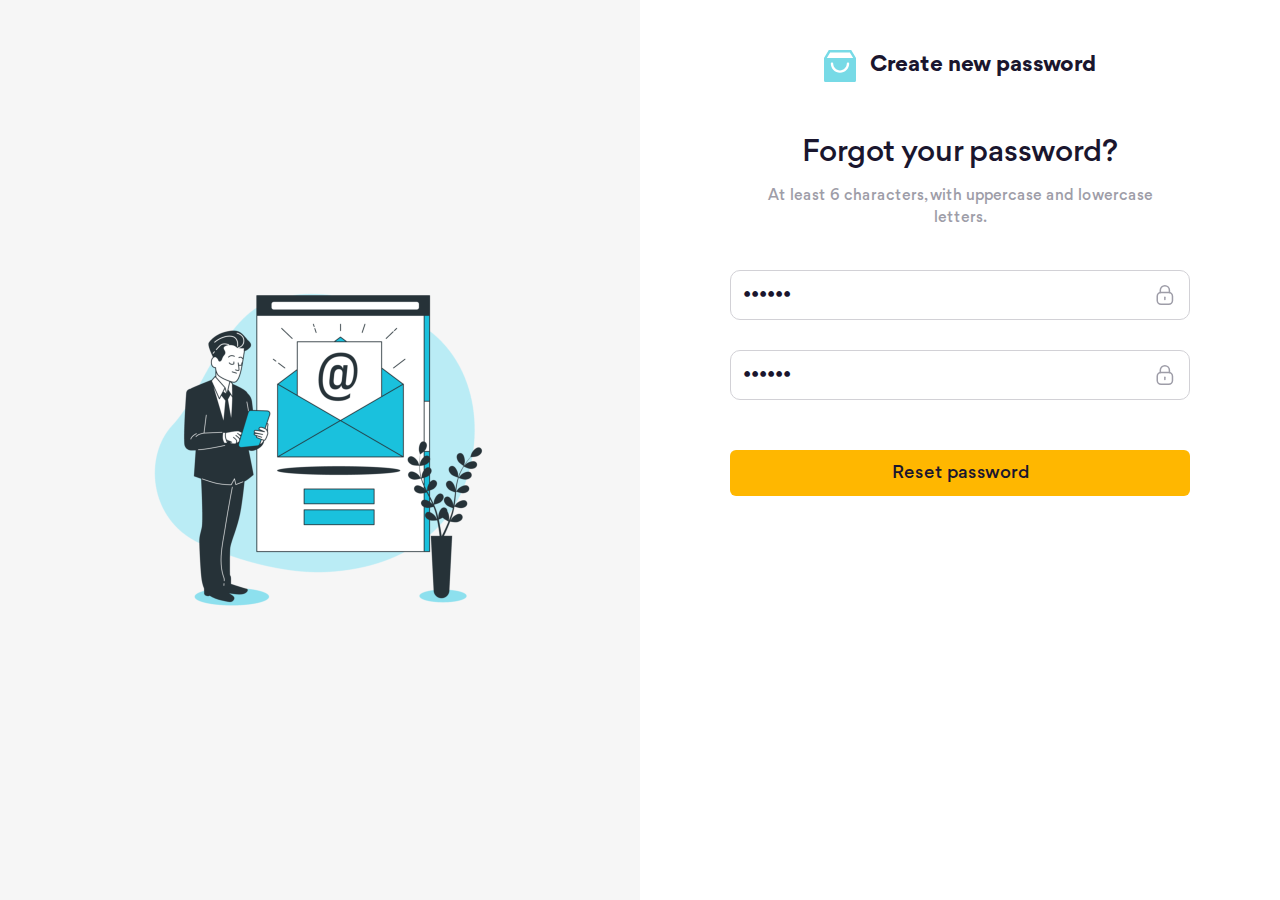
<file: new-password.html>
<!DOCTYPE html>
<html lang="en">
  <head>
    <meta charset="UTF-8" />
    <meta name="viewport" content="width=device-width, initial-scale=1.0" />
    <!-- favicon -->
    <link rel="apple-touch-icon" sizes="76x76" href="./assets/favicon/" />
    <link
      rel="icon"
      type="image/png"
      sizes="32x32"
      href="./assets/favicon/favicon-32x32.png"
    />
    <link
      rel="icon"
      type="image/png"
      sizes="16x16"
      href="./assets/favicon/favicon-16x16.png"
    />
    <link rel="manifest" href="./assets/favicon/site.webmanifest" />
    <link
      rel="mask-icon"
      href="./assets/favicon/safari-pinned-tab.svg"
      color="#5bbad5"
    />
    <!-- font -->
    <link rel="stylesheet" href="./assets/font/stylesheet.css" />
    <meta name="msapplication-TileColor" content="#da532c" />
    <meta name="theme-color" content="#ffffff" />

    <!-- styles-->
    <link rel="stylesheet" href="./assets/css/main.css" />

    <!--  scripts-->
    <script src="./assets/js/scripts.js"></script>
    <title>Create new password | Grocerymart</title>
  </head>
  <body>
    <main class="auth">
      <!-- auth intro -->
      <div class="auth__intro d-md-none">
        <!-- logo -->
        <img
          src="./assets/img/auth/forgot-password.png"
          alt=""
          class="auth__intro-img"
        />
      </div>
      <!-- auth content -->
      <div class="auth__content">
        <div class="auth__content-inner">
          <!-- logo -->
          <a href="./" class="logo">
            <img
              src="./assets/icons/logo.svg"
              alt="grocerymart"
              class="logo__img"
            />
            <h１ class="logo__title">Create new password</h１>
          </a>
          <h1 class="auth__heading">Forgot your password?</h1>
          <p class="auth__desc">
            At least 6 characters, with uppercase and lowercase letters.
          </p>
          <form
            action="./sign-in.html"
            class="form auth__form auth__form-forgot"
          >
            <div class="form__group">
              <div class="form__text-input">
                <input
                  type="password"
                  name=""
                  id=""
                  class="form__input"
                  placeholder="New Password"
                  value="111111"
                  required
                  minlength="6"
                />
                <img
                  src="./assets/icons/lock.svg"
                  alt=""
                  class="form__input-icon"
                />
                <img
                  src="./assets/icons/form-error.svg"
                  alt=""
                  class="form__input-icon-error"
                />
              </div>
              <p class="form__error">Password at least 6 characters</p>
            </div>

            <div class="form__group">
              <div class="form__text-input">
                <input
                  type="password"
                  value="111111"
                  name=""
                  id=""
                  class="form__input"
                  placeholder="Confirm New Password"
                  required
                />
                <img
                  src="./assets/icons/lock.svg"
                  alt=""
                  class="form__input-icon"
                />
                <img
                  src="./assets/icons/form-error.svg"
                  alt=""
                  class="form__input-icon-error"
                />
              </div>
              <p class="form__error">Password at least 6 characters</p>
            </div>
            <div class="form__group auth__btn-group">
              <button class="btn btn--primary auth__btn form__submit-btn">
                Reset password
              </button>
            </div>
          </form>
        </div>
      </div>
    </main>
    <script>
      window.dispatchEvent(new Event("template-loaded"));
    </script>
  </body>
</html>
</file>
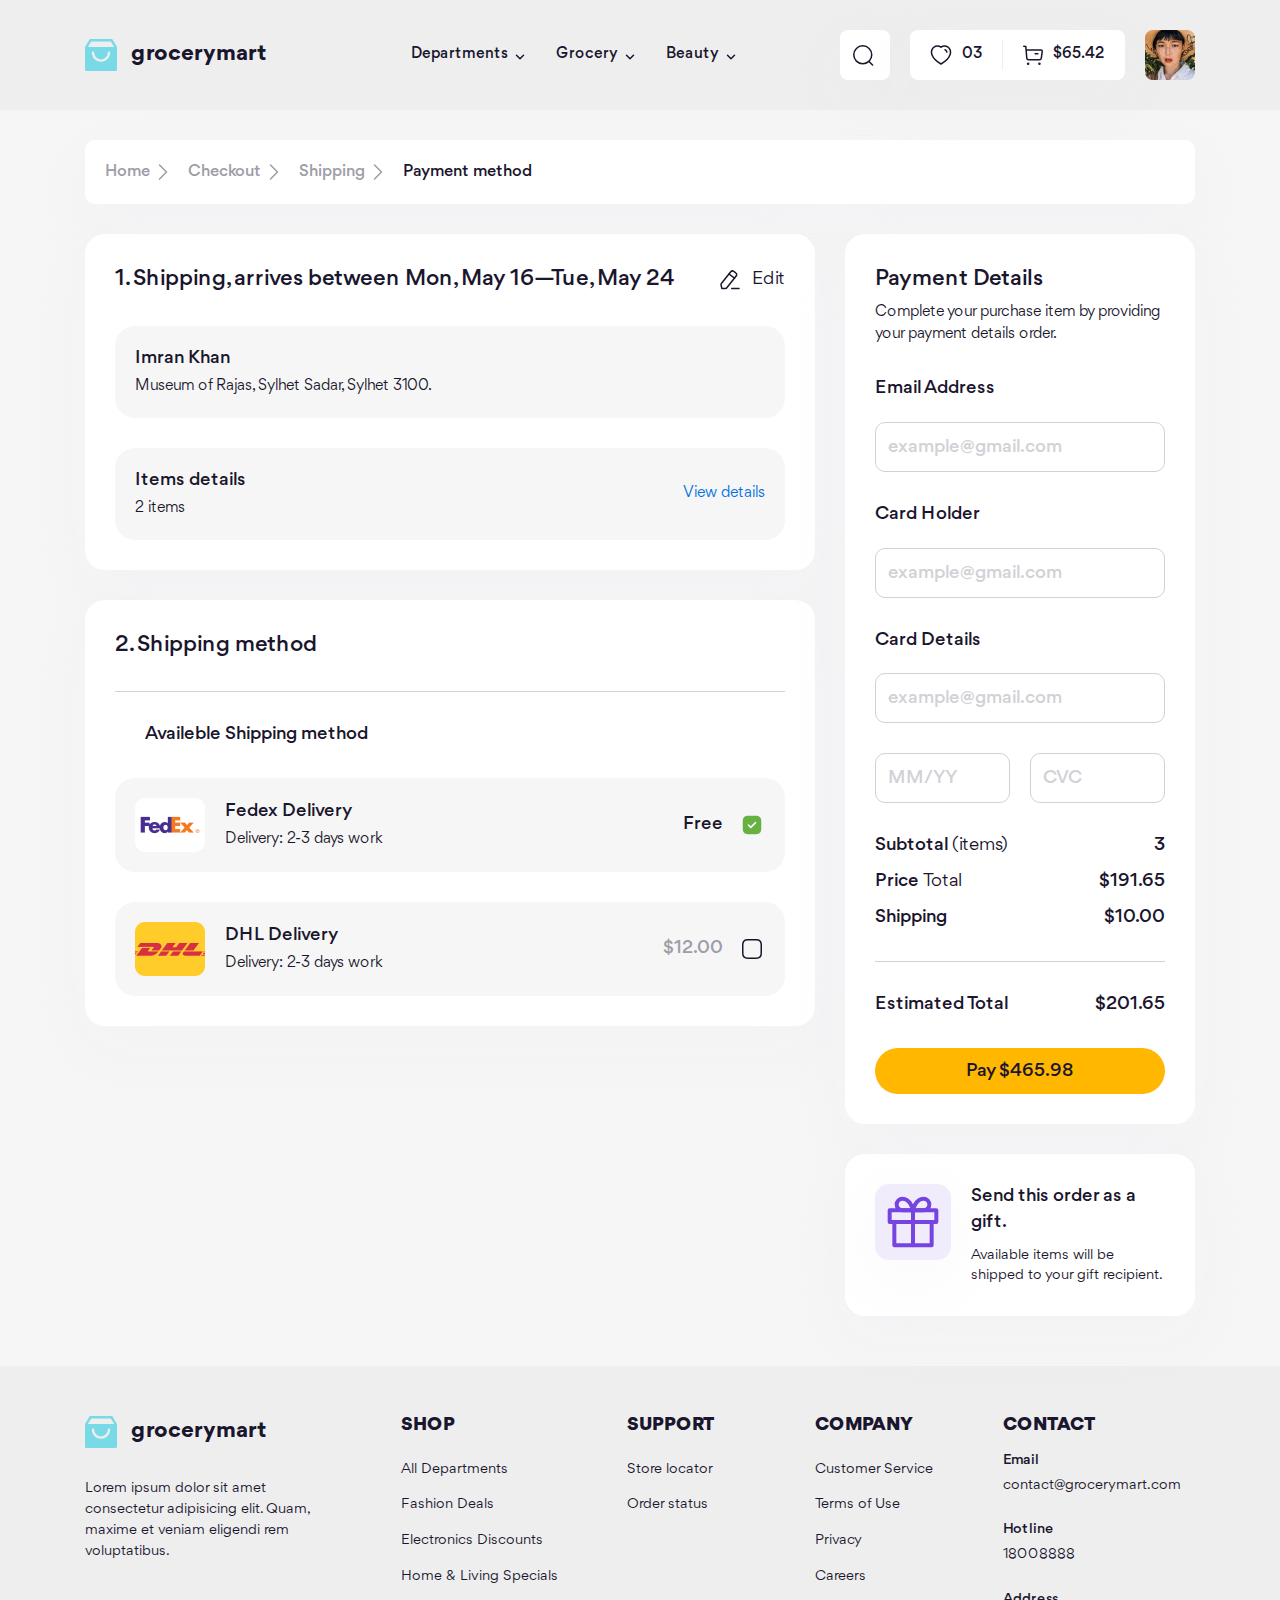
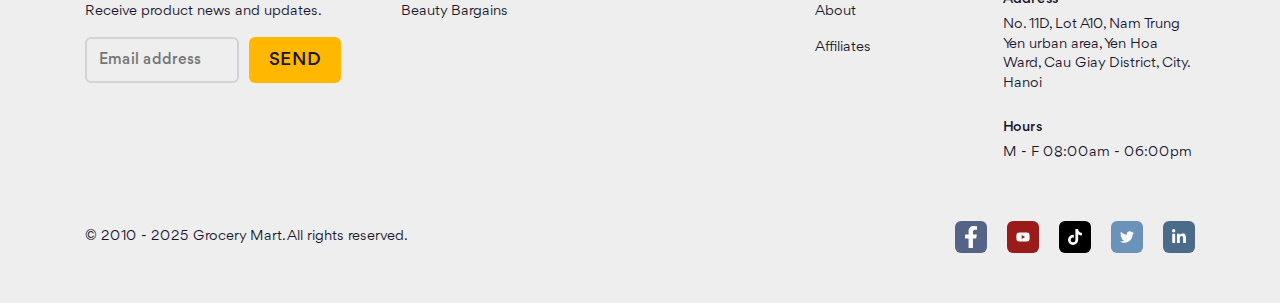
<file: payment.html>
<!DOCTYPE html>
<html lang="en">
  <head>
    <meta charset="UTF-8" />
    <meta name="viewport" content="width=device-width, initial-scale=1.0" />
    <!-- favicon -->
    <link rel="apple-touch-icon" sizes="76x76" href="./assets/favicon/" />
    <link
      rel="icon"
      type="image/png"
      sizes="32x32"
      href="./assets/favicon/favicon-32x32.png"
    />
    <link
      rel="icon"
      type="image/png"
      sizes="16x16"
      href="./assets/favicon/favicon-16x16.png"
    />
    <link rel="manifest" href="./assets/favicon/site.webmanifest" />
    <link
      rel="mask-icon"
      href="./assets/favicon/safari-pinned-tab.svg"
      color="#5bbad5"
    />
    <!-- font -->
    <link rel="stylesheet" href="./assets/font/stylesheet.css" />
    <meta name="msapplication-TileColor" content="#da532c" />
    <meta name="theme-color" content="#ffffff" />

    <!-- styles-->
    <link rel="stylesheet" href="./assets/css/main.css" />

    <!--  scripts-->
    <script src="./assets/js/scripts.js"></script>
    <title>Payment/ Grocerymart</title>
  </head>
  <body>
    <!-- header -->
    <header id="header" class="header"></header>
    <script>
      load("#header", "./template/header-logined.html");
    </script>
    <!-- main  -->
    <main class="checkout-page">
      <div class="container">
        <!-- search bar -->
        <div class="checkout-container">
          <div class="search-bar d-none d-md-flex">
            <input type="text" name="" id="" placeholder="Search for item" class="search-bar__input">
            <button class="search-bar__submit">
              <img src="./assets/icons/search.svg" alt="" class="search-bar__icon icon">
            </button>
          </div>
        </div>
        <!-- breadcrumbs -->
        <div class="product-container">
          <ul class="breadcrumbs checkout-page__breadcrumbs">
            <li ">
              <a href="#!" class="breadcrumbs__link"
                >Home
                <img
                  src="./assets/icons/arrow-right.svg"
                  class="breadcrumbs__icon"
                />
              </a>
            </li>
            <li ">
              <a href="./checkout.html" class="breadcrumbs__link"
                >Checkout
                <img
                  src="./assets/icons/arrow-right.svg"
                  class="breadcrumbs__icon"
                /></a
              >
            </li>
            <li ">
              <a href="./shipping.html" class="breadcrumbs__link"
                >Shipping
                <img
                  src="./assets/icons/arrow-right.svg"
                  class="breadcrumbs__icon"
                /></a
              >
            </li>
            <li ">
              <a href="#!" class="breadcrumbs__link breadcrumbs__link--current"
                >Payment method</a
              >
            </li>
           </ul> 
        </div>

        <!-- checkout content -->
        <div class="checkout-container">
          <div class="row gy-xl-3">
            <div class="col-8 col-xl-8 col-lg-12">
              <div class="cart-info">
                <!-- shipping -->
                <div class="cart-info__top">
                  <h2 class="cart-info__heading cart-info__heading--lv2">1. Shipping, arrives between Mon, May 16—Tue, May 24</h2>
                  <a class="cart-info__edit-btn" href="./shipping.html">
                    <img class="icon" src="./assets/icons/edit.svg" alt="">
                    Edit
                  </a>
                </div>
                <!-- payment item 1 -->
                <article class="payment-item">
                  <div class="payment-item__info">
                    <h3 class="payment-item__title">Imran Khan</h3>
                    <p class="payment-item__desc">Museum of Rajas, Sylhet Sadar, Sylhet 3100.</p>
                  </div>
                </article>
                <!-- payment item 2 -->
                <article class="payment-item">
                  <div class="payment-item__info">
                    <h3 class="payment-item__title">Items details</h3>
                    <p class="payment-item__desc">2 items</p>
                  </div>
                  <a href="./shipping.html" class="payment-item__detail">View details</a>
                </article>
              </div>

              <div class="cart-info">
                <!-- shipping -->
                <h2 class="cart-info__heading cart-info__heading--lv2">2. Shipping method</h2>
                <div class="cart-info__separate"></div>
                <h3 class="cart-info__sub-heading">Availeble Shipping method</h3>
                <!-- item -1 -->
                <label>
                  <article class="payment-item payment-item--pointer">
                    <img src="./assets/img/paymen/delivery-1.png" alt="" class="payment-item__thumb">
                    <div class="payment-item__content">
                      <div class="payment-item__info">
                        <h3 class="payment-item__title">Fedex Delivery</h3>
                        <p class="payment-item__desc">Delivery: 2-3 days work</p>
                      </div>
                      <span class="cart-info__checkbox payment-item__checkbox">
                        <input type="radio"
                        name="delivery-method"
                        checked
                        class="cart-info__checkbox-input payment-item__checkbox-input"
                        />
                        <span class="payment-item__cost">Free</span>
                      </span>
                    </div>
                  </article>
                </label>
                <!-- item -2 -->
                <label >
                  <article class="payment-item payment-item--pointer">
                    <img src="./assets/img/paymen/delivery-2.png" alt="" class="payment-item__thumb">
                    <div class="payment-item__content">
                      <div class="payment-item__info">
                        <h3 class="payment-item__title">DHL Delivery</h3>
                        <p class="payment-item__desc">Delivery: 2-3 days work</p>
                      </div>
                      <span class="cart-info__checkbox payment-item__checkbox">
                        <input type="radio"
                        name="delivery-method"
                        class="cart-info__checkbox-input payment-item__checkbox-input"
                        />
                        <span class="payment-item__cost">$12.00</span>
                      </span>
                    </div>
                  </article>
                </label>
              </div>
            </div>
            <div class="col-4 col-xl-4 col-lg-12">
              <div class="cart-info">
                <h2 class="cart-info__heading cart-info__heading--lv2">Payment Details</h2>
                <p class="cart-info__desc">Complete your purchase item by providing your payment details order.</p>
                <form action="" class="form cart-info__form">
                  <div class="form__group">
                    <label for="email" class="form__label form__label--medium">Email Address</label>
                    <div class="form__text-input">
                      <input
                        type="email"
                        name=""
                        id="email"
                        class="form__input"
                        placeholder="example@gmail.com"
                        required
                      />
                      <img
                        src="./assets/icons/form-error.svg"
                        alt=""
                        class="form__input-icon-error"
                      />
                    </div>
                    <p class="form__error">Password at least 6 characters</p>
                  </div>
                  <div class="form__group">
                    <label for="card-holder" class="form__label form__label--medium">Card Holder</label>
                    <div class="form__text-input">
                      <input
                        type="email"
                        name="card-holder"
                        id="card-holder"
                        class="form__input"
                        placeholder="example@gmail.com"
                        required
                      />
                      <img
                        src="./assets/icons/form-error.svg"
                        alt=""
                        class="form__input-icon-error"
                      />
                    </div>
                    <p class="form__error">Password at least 6 characters</p>
                  </div>
                  <div class="form__group">
                    <label for="card-details" class="form__label form__label--medium">Card Details</label>
                    <div class="form__text-input">
                      <input
                        type="text"
                        name="card-details"
                        id="card-details"
                        class="form__input"
                        placeholder="example@gmail.com"
                        required
                      />
                      <img
                        src="./assets/icons/form-error.svg"
                        alt=""
                        class="form__input-icon-error"
                      />
                    </div>
                    <p class="form__error">Password at least 6 characters</p>
                  </div>
                  <div class="form__row cart-info__form-row">
                    <div class="form__group">
                      <div class="form__text-input">
                        <input
                          type="text"
                          name="card-expire"
                          id="card-expire"
                          class="form__input"
                          placeholder="MM/YY"
                          required
                        />
                        <img
                          src="./assets/icons/form-error.svg"
                          alt=""
                          class="form__input-icon-error"
                        />
                      </div>
                      <p class="form__error">Password at least 6 characters</p>
                    </div>
                    <div class="form__group">
                      <div class="form__text-input">
                        <input
                          type="text"
                          name="card-cvc"
                          id="card-cvc"
                          class="form__input"
                          placeholder="CVC"
                          required
                        />
                        <img
                          src="./assets/icons/form-error.svg"
                          alt=""
                          class="form__input-icon-error"
                        />
                      </div>
                      <p class="form__error">Password at least 6 characters</p>
                    </div>
                  </div>
                </form>
                <div class="cart-info__row">
                  <span>Subtotal <span class="cart-info__sub-label">(items)</span></span>
                  <span>3</span>
                </div>
                <div class="cart-info__row">
                  <span>Price <span class="cart-info__sub-label">Total</span></span>
                  <span>$191.65</span>
                </div>
                <div class="cart-info__row">
                  <span>Shipping</span>
                  <span>$10.00</span>
                </div>
                <div class="cart-info__separate"></div>
                <div class="cart-info__row">
                  <span>Estimated Total</span>
                  <span>$201.65</span>
                </div>
                <a href="#!" class="cart-info__next--btn btn btn--primary btn--rounded">Pay $465.98</a>
              </div>
              <div class="cart-info">
                <a href="#!">
                  <article class="gift-item">
                    <div class="gift-item__icon-wrap">
                      <img src="./assets/icons/gift-icon.svg" alt="" class="gift-item__icon">
                    </div>
                    <div class="gift-item__content">
                      <h3 class="gift-item__title">Send this order as a gift.</h3>
                      <p class="gift-item__desc">Available items will be shipped to your gift recipient.
                      </p>
                    </div>
                  </article>
                </a>
              </div>
            </div>
          </div>
        </div>
      </div>
    </main>
    <!-- footer -->
    <footer id="footer"></footer>
    <script>
      load("#footer", "./template/footer.html");
    </script>

    <!-- Modal: confirm remove shopping cart item -->
    <div id="delete-confirm" class="modal modal--small hide">
      <div class="modal__content">
        <p class="modal__text">Do you want to remove this item form shopping cart?</p>
        <div class="modal__bottom">
          <button class="btn btn--small btn--outline modal__btn js-toggle" toggle-target="#delete-confirm">Cancel</button>
          <button class="btn btn--small btn--danger btn--primary modal__btn btn--no-margin js-toggle" toggle-target="#delete-confirm">Delete</button>
        </div>
      </div>
      <div class="modal__overlay js-toggle" toggle-target="#delete-confirm" ></div>
    </div>

    <!-- Modal: address new shipping address-->
    <div id="add-new-address" class="modal hide" style="--content-width:650px">
      <div class="modal__content">
        <form action="" class="form">
          <h2 class="modal__heading">Add new shipping address</h2>
          <div class="modal__body">
            <div class="form__row">
              <div class="form__group">
                <label for="name" class="form__label form__label-small">Name</label>
                <div class="form__text-input form__text-input--small">
                  <input
                    type="text"
                    name="name"
                    id="name"
                    class="form__input"
                    placeholder="Name"
                    required
                    minlength="2"
                  />
                  <img
                    src="./assets/icons/form-error.svg"
                    alt=""
                    class="form__input-icon-error"
                  />
                </div>
                <p class="form__error">Name at least 2 characters</p>
              </div>
              <div class="form__group">
                <label for="phone" class="form__label form__label-small">Phone</label>
                <div class="form__text-input form__text-input--small">
                  <input
                    type="tel"
                    name="phone"
                    id="phone"
                    class="form__input"
                    placeholder="Phone"
                    required
                    minlength="8"
                  />
                  <img
                    src="./assets/icons/form-error.svg"
                    alt=""
                    class="form__input-icon-error"
                  />
                </div>
                <p class="form__error">Phone at least 8 characters</p>
              </div>
            </div>
            <div class="form__group">
              <label for="address" class="form__label form__label-small">Address</label>
              <div class="form__text-area">
                <textarea
                name="address"
                id="address"
                class="form__text-area-input"
                placeholder="Address"
                required
                ></textarea>
                <img
                  src="./assets/icons/form-error.svg"
                  alt=""
                  class="form__input-icon-error"
                />
              </div>
              <p class="form__error">Address not empty</p>
            </div>
            <div class="form__group">
              <label for="city" class="form__label form__label-small">City/District/Town</label>
              <div class="form__text-input form__text-input--small">
                <input
                  type="text"
                  name=""
                  id="city"
                  class="form__input js-toggle"
                  placeholder="City/District/Town"
                  toggle-target="#city-dialog"
                />
                <img
                  src="./assets/icons/form-error.svg"
                  alt=""
                  class="form__input-icon-error"
                />
                <div id="city-dialog" class="form__select-dialog hide">
                  <h2 class="form__dialog-heading d-none d-sm-block">City/District/Town</h2>
                  <button class="form__close-dialog d-none d-sm-block js-toggle" toggle-target="#city-dialog">&times</button>
                  <div class="form__search">
                    <input type="text" placeholder="Search" class="form__search-input">
                    <img src="./assets/icons/search.svg" alt="" class="form__search-icon icon">
                  </div>
                  <ul class="form__options-list">
                    <li class="form__option">Ha Noi</li>
                    <li class="form__option form__option--current">Ho Chi Minh</li>
                    <li class="form__option">Da Nang</li>
                    <li class="form__option">Ha Noi</li>
                    <li class="form__option">Ho Chi Minh</li>
                    <li class="form__option">Da Nang</li>
                    <li class="form__option">Ha Noi</li>
                    <li class="form__option">Ho Chi Minh</li>
                    <li class="form__option">Da Nang</li>
                    <li class="form__option">Ha Noi</li>
                    <li class="form__option">Ho Chi Minh</li>
                    <li class="form__option">Da Nang</li>
                  </ul>
                </div>
              </div>
              <p class="form__error">Phone at least 8 characters</p>
            </div>
            <div class="form__group form__group--inline">
              <label class="form__checkbox">
                <input
                  type="checkbox"
                  name=""
                  id=""
                  class="form__checkbox-input d-none"
                />
                <span class="form__checkbox-label">Set as default address</span>
              </label>
            </div>
          </div>
          <div class="modal__bottom">
            <button class="btn btn--small btn--text modal__btn js-toggle" toggle-target="#add-new-address">Cancel</button>
            <button class="btn btn--small btn--primary modal__btn btn--no-margin">Create</button>
          </div>
        </form>
      </div>
      <div class="modal__overlay"></div>
    </div>
  </body>
</html>
</file>
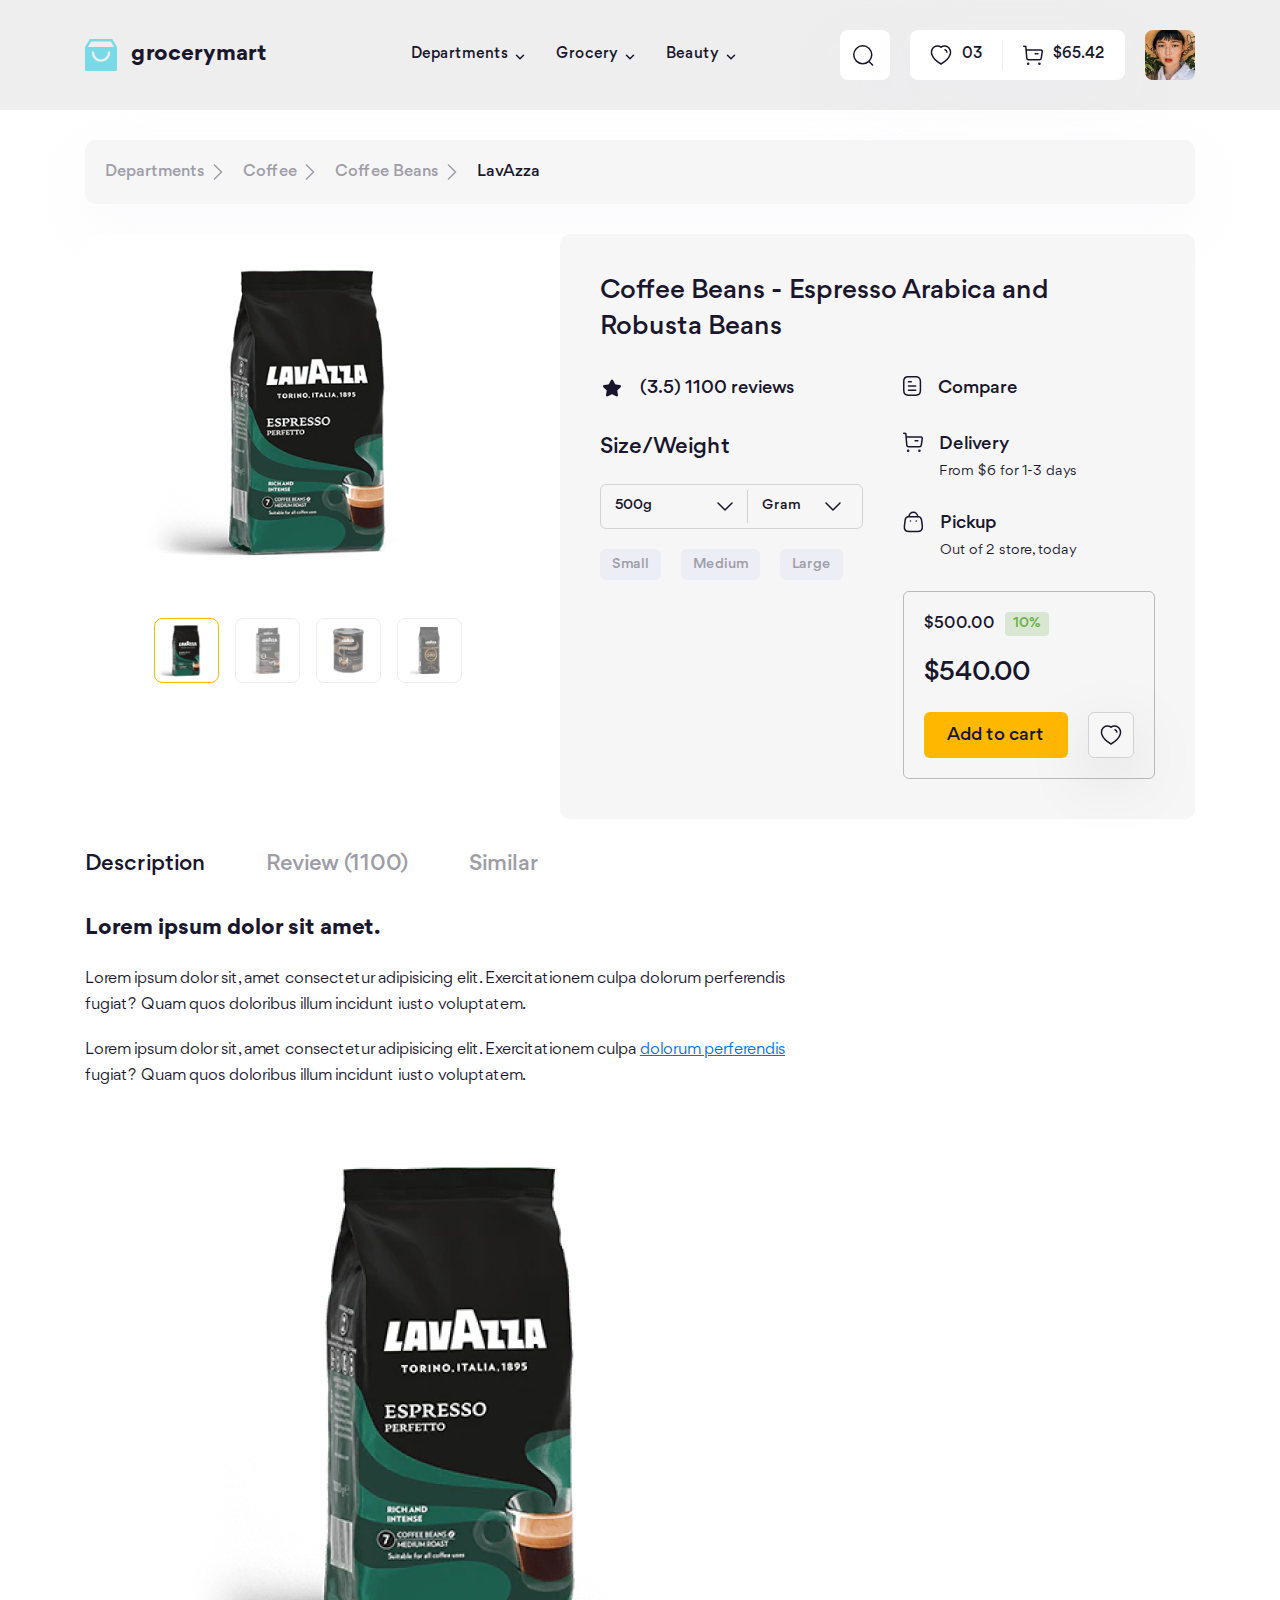
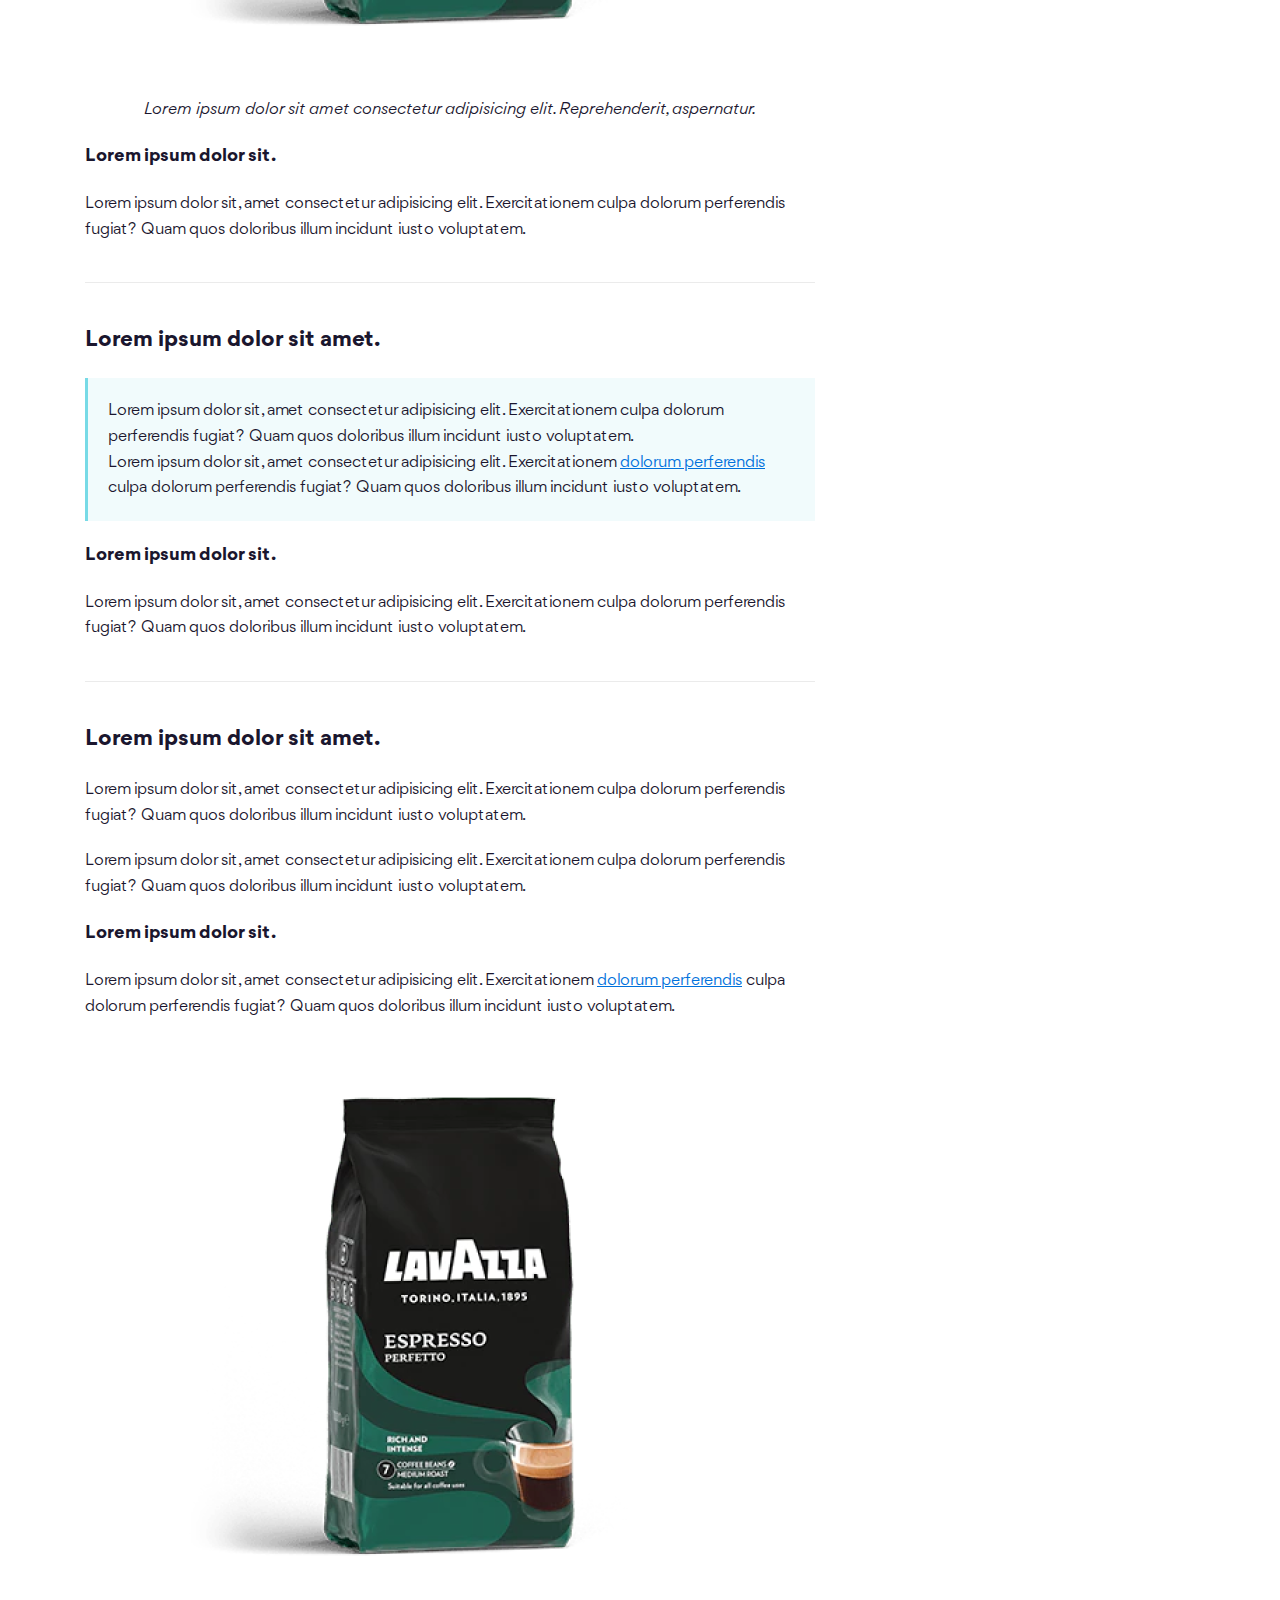
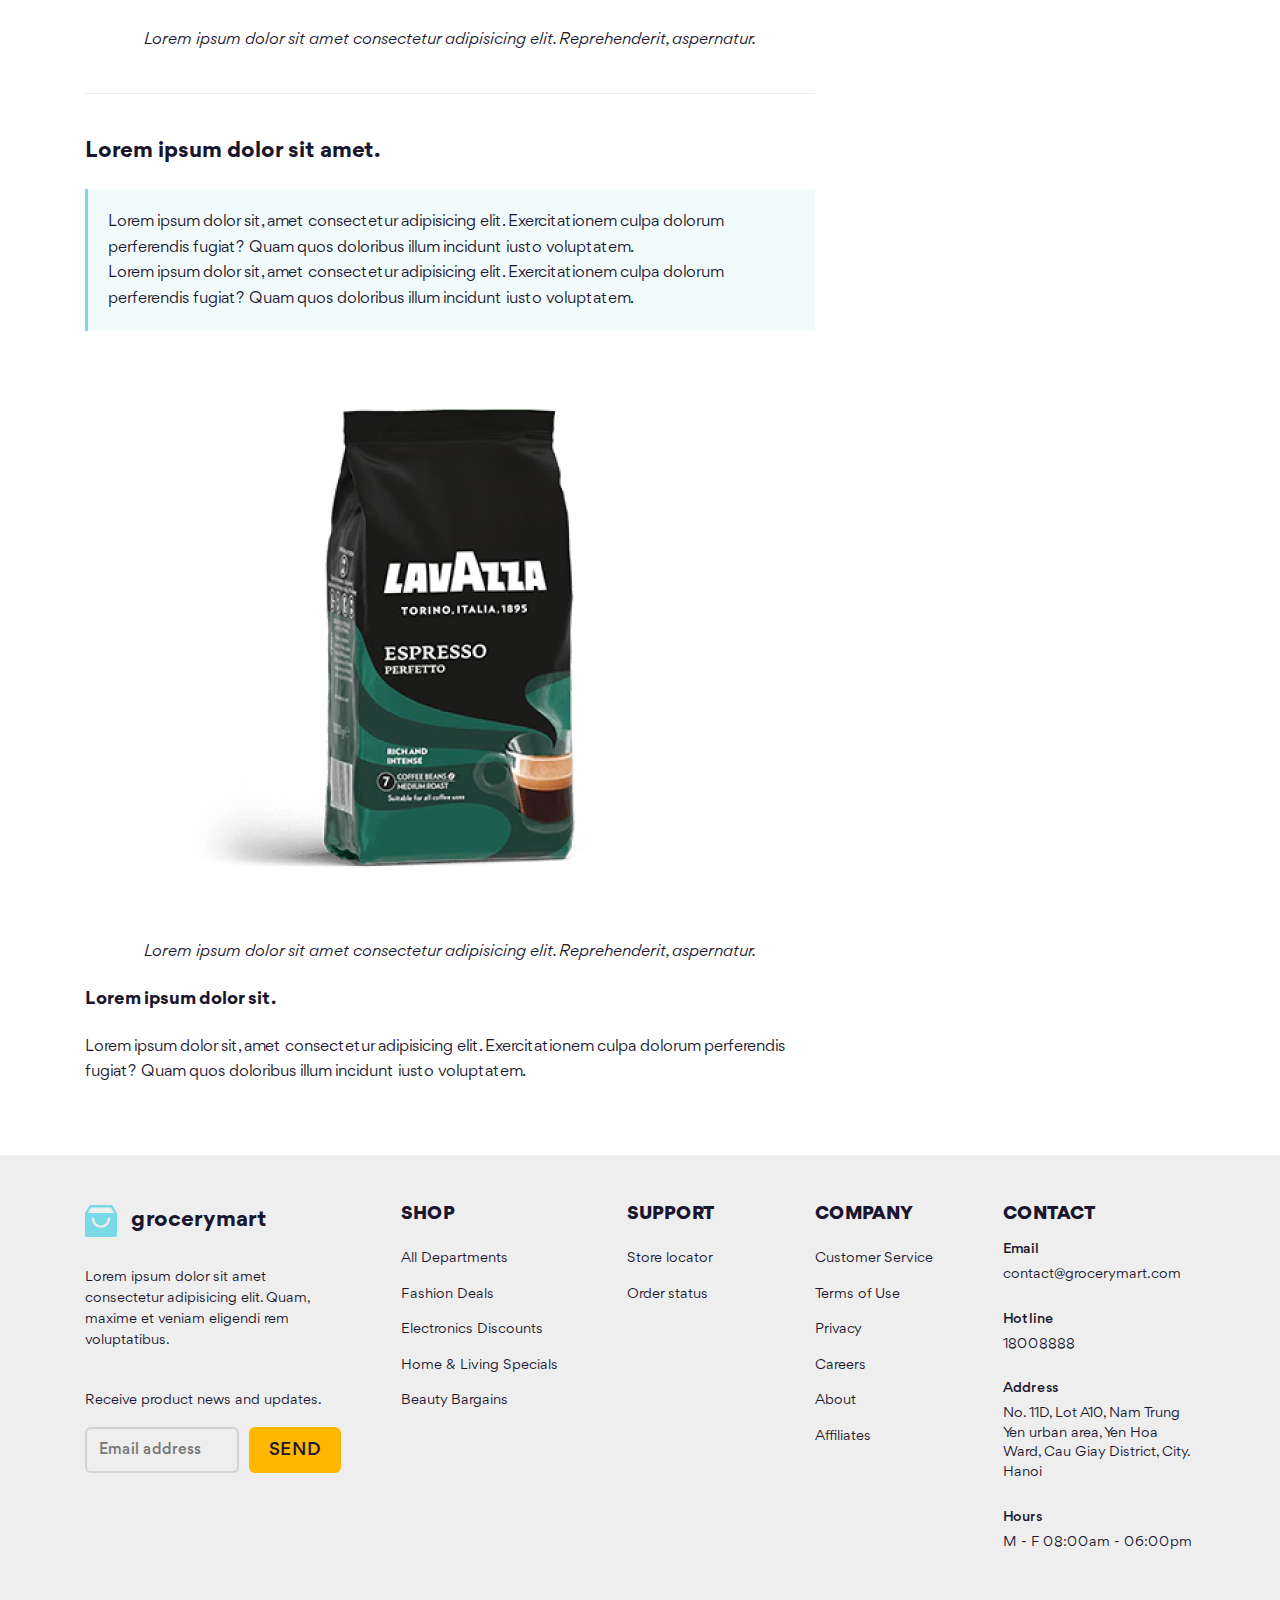
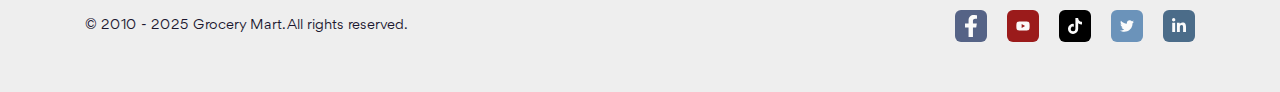
<file: product-deatail.html>
<!DOCTYPE html>
<html lang="en">
  <head>
    <meta charset="UTF-8" />
    <meta name="viewport" content="width=device-width, initial-scale=1.0" />
    <!-- favicon -->
    <link rel="apple-touch-icon" sizes="76x76" href="./assets/favicon/" />
    <link
      rel="icon"
      type="image/png"
      sizes="32x32"
      href="./assets/favicon/favicon-32x32.png"
    />
    <link
      rel="icon"
      type="image/png"
      sizes="16x16"
      href="./assets/favicon/favicon-16x16.png"
    />
    <link rel="manifest" href="./assets/favicon/site.webmanifest" />
    <link
      rel="mask-icon"
      href="./assets/favicon/safari-pinned-tab.svg"
      color="#5bbad5"
    />
    <!-- font -->
    <link rel="stylesheet" href="./assets/font/stylesheet.css" />
    <meta name="msapplication-TileColor" content="#da532c" />
    <meta name="theme-color" content="#ffffff" />

    <!-- styles-->
    <link rel="stylesheet" href="./assets/css/main.css" />

    <!--  scripts-->
    <script src="./assets/js/scripts.js"></script>
    <title>Grocerymart</title>
  </head>
  <body>
    <!-- header -->
    <header id="header" class="header"></header>
    <script>
      load("#header", "./template/header-logined.html");
    </script>
    <!-- main  -->
    <main class="product-page">
      <div class="container">
        <!-- search bar -->
        <div class="product-container">
          <div class="search-bar d-none d-md-flex">
            <input type="text" name="" id="" placeholder="Search for item" class="search-bar__input">
            <button class="search-bar__submit">
              <img src="./assets/icons/search.svg" alt="" class="search-bar__icon icon">
            </button>
          </div>
        </div>
        <!-- breadcrumbs -->
        <div class="product-container">
          <ul class="breadcrumbs">
            <li ">
              <a href="#!" class="breadcrumbs__link"
                >Departments
                <img
                  src="./assets/icons/arrow-right.svg"
                  class="breadcrumbs__icon"
                />
              </a>
            </li>
            <li ">
              <a href="#!" class="breadcrumbs__link"
                >Coffee<img
                  src="./assets/icons/arrow-right.svg"
                  alt=""
              /></a>
            </li>
            <li ">
              <a href="#!" class="breadcrumbs__link"
                >Coffee Beans
                <img
                  src="./assets/icons/arrow-right.svg"
                  class="breadcrumbs__icon"
              /></a>
            </li>
            <li ">
              <a href="#!" class="breadcrumbs__link breadcrumbs__link--current"
                >LavAzza</a
              >
            </li>
           </ul> 
        </div>
         <!-- breadcrumbs info -->
        <div class="product-container prod-info-content">
          <div class="row">
            <div class="col-5 col-xl-6 col-lg-12">
              <div class="prod-preview">
                <div class="prod-preview__list">
                  <div class="prod-preview__item">
                    <img src="./assets/img/product/item-1.png" alt="" class="prod-preview__img">
                  </div>
                  <div class="prod-preview__item">
                    <img src="./assets/img/product/item-2.png" alt="" class="prod-preview__img">
                  </div>
                  <div class="prod-preview__item">
                    <img src="./assets/img/product/item-3.png" alt="" class="prod-preview__img">
                  </div>
                  <div class="prod-preview__item">
                    <img src="./assets/img/product/item-4.png" alt="" class="prod-preview__img">
                  </div>
                </div>
                <div class="prod-preview__thumbs">
                  <img src="./assets/img/product/item-1.png" alt="" class="prod-preview__thumb-img prod-preview__thumb-img--current">
                  <img src="./assets/img/product/item-2.png" alt="" class="prod-preview__thumb-img">
                  <img src="./assets/img/product/item-3.png" alt="" class="prod-preview__thumb-img">
                  <img src="./assets/img/product/item-4.png" alt="" class="prod-preview__thumb-img">
                </div>
              </div>
            </div>
            <div class="col-7 col-xl-6 col-lg-12">
              <form action="" class="form">
                <section class="prod-info">
                  <h1 class="prod-info__heading">Coffee Beans - Espresso Arabica and Robusta Beans</h1>
                  <div class="row">
                    <div class="col-5 col-xxl-6 col-xl-12">
                      <div class="prod-prop">
                        <img src="./assets/icons/star.svg" alt="" class="prod-prop__icon icon">
                        <h4 class="prod-prop__title">(3.5) 1100 reviews</h4>
                      </div>
                      <label for="" class="form__label prod-info__label">Size/Weight</label>
                      <div class="filter__form-group">
                        <div class="form__select-wrap">
                          <div class="form__select" style="--width: 146px">
                            500g
                            <img
                              src="./assets/icons/select-arrow.svg"
                              alt=""
                              class="form__select-arrow icon"
                            />
                          </div>
                          <div class="form__select">
                            Gram
                            <img
                              src="./assets/icons/select-arrow.svg"
                              alt=""
                              class="form__select-arrow icon"
                            />
                          </div>
                        </div>
                      </div>
                      <div class="filter__form-group">
                        <div class="form__tags">
                          <button class="form__tag prod-info__tag">Small</button>
                          <button class="form__tag prod-info__tag">Medium</button>
                          <button class="form__tag prod-info__tag">Large</button>
                        </div>
                      </div>
                    </div>
                    <div class="col-7 col-xxl-6 col-xl-12">
                      <div class="prod-props">
                        <div class="prod-prop">
                          <img src="./assets/icons/document.svg" alt="" class="prod-prop__icon icon">
                          <h4 class="prod-prop__title">Compare</h4>
                        </div>
                        <div class="prod-prop">
                          <img src="./assets/icons/buy.svg" alt="" class="prod-prop__icon icon">
                          <div>
                            <h4 class="prod-prop__title">Delivery</h4>
                            <p class="prod-prop__desc">From $6 for 1-3 days</p>
                          </div>
                        </div>
                        <div class="prod-prop">
                          <img src="./assets/icons/bag.svg" alt="" class="prod-prop__icon icon">
                          <div>
                            <h4 class="prod-prop__title">Pickup</h4>
                            <p class="prod-prop__desc">Out of 2 store, today</p>
                          </div>
                        </div>
                        <div class="prod-info__card">
                          <div class="prod-info__row">
                            <span class="prod-info__price">$500.00</span>
                            <span class="prod-info__tax">10%</span>
                          </div>
                          <p class="prod-info__total-price">$540.00</p>
                          <div class="prod-info__row">
                            <button class="btn btn--primary prod-info__add-to-card">Add to cart</button>
                            <button class="like-btn prod-info__like-btn">
                              <img src="./assets/icons/heart.svg" alt="" class="like-btn__icon icon">
                              <img src="./assets/icons/heart-red.svg" alt="" class="like-btn__icon--liked">
                            </button>
                          </div>
                        </div>
                      </div>
                    </div>
                  </div>
                </section>
              </form>
            </div>
          </div>
        </div>
        <!-- product content -->
        <div class="product-container">
          <div class="prod-tab js-tabs">
            <ul class="prod-tab__list">
              <li class="prod-tab__item prod-tab__item--current">Description</li>
              <li class="prod-tab__item ">Review (1100)</li>
              <li class="prod-tab__item ">Similar</li>
            </ul>
            <div class="prod-tab__contents">
              <div class="prod-tab__content prod-tab__content--current">
                <div class="row">
                  <div class="col-8 col-xl-10 col-lg-12">
                    <div class="text-content prod-tab__text-content">
                      <h2>Lorem ipsum dolor sit amet.</h2>
                      <p>Lorem ipsum dolor sit, amet consectetur adipisicing elit. Exercitationem culpa dolorum perferendis fugiat? Quam quos doloribus illum incidunt iusto voluptatem.</p>
                      <p>Lorem ipsum dolor sit, amet consectetur adipisicing elit. Exercitationem culpa <a href="#!">dolorum perferendis</a> fugiat? Quam quos doloribus illum incidunt iusto voluptatem.</p>
                      <p>
                        <img src="./assets/img/product/item-1.png" alt="">
                        <em>Lorem ipsum dolor sit amet consectetur adipisicing elit. Reprehenderit, aspernatur.</em>
                      </p>
                      <h3>Lorem ipsum dolor sit.</h3>
                      <p>Lorem ipsum dolor sit, amet consectetur adipisicing elit. Exercitationem culpa dolorum perferendis fugiat? Quam quos doloribus illum incidunt iusto voluptatem.</p>
                    <hr/>
                      <h2>Lorem ipsum dolor sit amet.</h2>
                      <blockquote>
                        <p>Lorem ipsum dolor sit, amet consectetur adipisicing elit. Exercitationem culpa dolorum perferendis fugiat? Quam quos doloribus illum incidunt iusto voluptatem.</p>
                      <p>Lorem ipsum dolor sit, amet consectetur adipisicing elit. Exercitationem <a href="#!">dolorum perferendis</a> culpa dolorum perferendis fugiat? Quam quos doloribus illum incidunt iusto voluptatem.</p>
                      </blockquote>
                      <h3>Lorem ipsum dolor sit.</h3>
                      <p>Lorem ipsum dolor sit, amet consectetur adipisicing elit. Exercitationem culpa dolorum perferendis fugiat? Quam quos doloribus illum incidunt iusto voluptatem.</p>
                    <hr/>
                      <h2>Lorem ipsum dolor sit amet.</h2>
                      <p>Lorem ipsum dolor sit, amet consectetur adipisicing elit. Exercitationem culpa dolorum perferendis fugiat? Quam quos doloribus illum incidunt iusto voluptatem.</p>
                      <p>Lorem ipsum dolor sit, amet consectetur adipisicing elit. Exercitationem culpa dolorum perferendis fugiat? Quam quos doloribus illum incidunt iusto voluptatem.</p>
                      <h3>Lorem ipsum dolor sit.</h3>
                      <p>Lorem ipsum dolor sit, amet consectetur adipisicing elit. Exercitationem <a href="#!">dolorum perferendis</a> culpa dolorum perferendis fugiat? Quam quos doloribus illum incidunt iusto voluptatem.</p>
                      <p>
                        <img src="./assets/img/product/item-1.png" alt="">
                        <em>Lorem ipsum dolor sit amet consectetur adipisicing elit. Reprehenderit, aspernatur.</em>
                      </p>
                    <hr/>
                      <h2>Lorem ipsum dolor sit amet.</h2>
                      <blockquote>
                        <p>Lorem ipsum dolor sit, amet consectetur adipisicing elit. Exercitationem culpa dolorum perferendis fugiat? Quam quos doloribus illum incidunt iusto voluptatem.</p>
                      <p>Lorem ipsum dolor sit, amet consectetur adipisicing elit. Exercitationem culpa dolorum perferendis fugiat? Quam quos doloribus illum incidunt iusto voluptatem.</p>
                      </blockquote>
                      <p>
                        <img src="./assets/img/product/item-1.png" alt="">
                        <em>Lorem ipsum dolor sit amet consectetur adipisicing elit. Reprehenderit, aspernatur.</em>
                      </p>
                      <h3>Lorem ipsum dolor sit.</h3>
                      <p>Lorem ipsum dolor sit, amet consectetur adipisicing elit. Exercitationem culpa dolorum perferendis fugiat? Quam quos doloribus illum incidunt iusto voluptatem.</p>
                  </div>
                  </div>
                </div>
              </div>
              <div class="prod-tab__content ">
                <div class="prod-content">
                  <h2 class="prod-content__heading">What our customers are saying</h2>
                  <div class="row row-cols-3 gx-lg-2 row-cols-md-1 gy-md-3">
                      <!-- review--1 -->
                      <div class="col">
                        <div class="review-card">
                          <div class="review-card__content">
                            <img src="./assets/img/avatar/review-avatar-1.png" alt="" class="review-card__avatar">
                            <div class="review-card__info">
                              <h4 class="review-card__title">Jakir Hussen</h4>
                              <p class="review-card__desc">Great product, I love this Coffee Beans </p>
                            </div>
                          </div>
                          <div class="review-card__rating">
                            <div class="review-card__star--list">
                              <img src="./assets/icons/star.svg" alt="" class="review-card__star">
                              <img src="./assets/icons/star.svg" alt="" class="review-card__star">
                              <img src="./assets/icons/star.svg" alt="" class="review-card__star">
                              <img src="./assets/icons/star-half.svg" alt="" class="review-card__star">
                              <img src="./assets/icons/star-blank.svg" alt="" class="review-card__star">
                            </div>
                            <span class="review-card__rating-title">(3.5) Review</span>
                          </div>
                        </div>
                      </div>  
                      <!-- review--2 -->
                      <div class="col">
                        <div class="review-card">
                          <div class="review-card__content">
                            <img src="./assets/img/avatar/review-avatar-2.png" alt="" class="review-card__avatar">
                            <div class="review-card__info">
                              <h4 class="review-card__title">Jubed Ahmed</h4>
                              <p class="review-card__desc">Awesome Coffee, I love this Coffee Beans  </p>
                            </div>
                          </div>
                          <div class="review-card__rating">
                            <div class="review-card__star--list">
                              <img src="./assets/icons/star.svg" alt="" class="review-card__star">
                              <img src="./assets/icons/star.svg" alt="" class="review-card__star">
                              <img src="./assets/icons/star.svg" alt="" class="review-card__star">
                              <img src="./assets/icons/star-half.svg" alt="" class="review-card__star">
                              <img src="./assets/icons/star-blank.svg" alt="" class="review-card__star">
                            </div>
                            <span class="review-card__rating-title">(3.5) Review</span>
                          </div>
                        </div>
                      </div>  
                      <!-- review--3 -->
                      <div class="col">
                        <div class="review-card">
                          <div class="review-card__content">
                            <img src="./assets/img/avatar/review-avatar-3.png" alt="" class="review-card__avatar">
                            <div class="review-card__info">
                              <h4 class="review-card__title">Delwar Hussain</h4>
                              <p class="review-card__desc">Great product, I like this Coffee Beans </p>
                            </div>
                          </div>
                          <div class="review-card__rating">
                            <div class="review-card__star--list">
                              <img src="./assets/icons/star.svg" alt="" class="review-card__star">
                              <img src="./assets/icons/star.svg" alt="" class="review-card__star">
                              <img src="./assets/icons/star.svg" alt="" class="review-card__star">
                              <img src="./assets/icons/star-half.svg" alt="" class="review-card__star">
                              <img src="./assets/icons/star-blank.svg" alt="" class="review-card__star">
                            </div>
                            <span class="review-card__rating-title">(3.5) Review</span>
                          </div>
                        </div>
                      </div>
                  </div>
                </div>
              </div>
              <div class="prod-tab__content ">
                <div class="prod-content">
                  <h2 class="prod-content__heading">Similar items you might like</h2>
                  <div class="row row-cols-6 row-cols-xl-4 row-cols-lg-3 row-cols-md-3 row-cols-sm-1 g-2">
                    <!-- Product card 1 -->
                    <div class="col">
                      <article class="product-card">
                        <div class="product-card__img-wrap">
                          <a href="#!">
                            <img
                              src="./assets/img/product/item-1.png"
                              alt=""
                              class="product-card__thumb"
                            />
                          </a>
                          <button class="like-btn product-card__like-btn">
                            <img
                              src="./assets/icons/heart.svg"
                              alt=""
                              class="like-btn__icon icon"
                            />
                            <img
                              src="./assets/icons/heart-red.svg"
                              alt=""
                              class="like-btn__icon--liked"
                            />
                          </button>
                        </div>
                        <h3 class="product-card__title">
                          <a href="#!">
                            Coffee Beans - Espresso Arabica and Robusta Beans
                          </a>
                        </h3>
                        <p class="product-card__brand">Lavazza</p>
                        <div class="product-card__row">
                          <span class="product-card__price">$47.00</span>
                          <img
                            src="./assets/icons/star.svg"
                            alt=""
                            class="product-card__star"
                          />
                          <span class="product-card__score">4.3</span>
                        </div>
                      </article>
                    </div>
          
                    <!-- Product card 2 -->
                    <div class="col">
                      <article class="product-card">
                        <div class="product-card__img-wrap">
                          <a href="#!">
                            <img
                              src="./assets/img/product/item-2.png"
                              alt=""
                              class="product-card__thumb"
                            />
                          </a>
                          <button class="like-btn product-card__like-btn">
                            <img
                              src="./assets/icons/heart.svg"
                              alt=""
                              class="like-btn__icon icon"
                            />
                            <img
                              src="./assets/icons/heart-red.svg"
                              alt=""
                              class="like-btn__icon--liked"
                            />
                          </button>
                        </div>
                        <h3 class="product-card__title">
                          <a href="#!">
                            Lavazza Coffee Blends - Try the Italian Espresso
                          </a>
                        </h3>
                        <p class="product-card__brand">Lavazza</p>
                        <div class="product-card__row">
                          <span class="product-card__price">$53.00</span>
                          <img
                            src="./assets/icons/star.svg"
                            alt=""
                            class="product-card__star"
                          />
                          <span class="product-card__score">3.4</span>
                        </div>
                      </article>
                    </div>
          
                    <!-- Product card 3 -->
                    <div class="col">
                      <article class="product-card">
                        <div class="product-card__img-wrap">
                          <a href="#!">
                            <img
                              src="./assets/img/product/item-3.png"
                              alt=""
                              class="product-card__thumb"
                            />
                          </a>
                          <button class="like-btn like-btn--liked product-card__like-btn">
                            <img
                              src="./assets/icons/heart.svg"
                              alt=""
                              class="like-btn__icon icon"
                            />
                            <img
                              src="./assets/icons/heart-red.svg"
                              alt=""
                              class="like-btn__icon--liked"
                            />
                          </button>
                        </div>
                        <h3 class="product-card__title">
                          <a href="#!">
                            Lavazza - Caffè Espresso Black Tin - Ground coffee
                          </a>
                        </h3>
                        <p class="product-card__brand">welikecoffee</p>
                        <div class="product-card__row">
                          <span class="product-card__price">$99.99</span>
                          <img
                            src="./assets/icons/star.svg"
                            alt=""
                            class="product-card__star"
                          />
                          <span class="product-card__score">5.0</span>
                        </div>
                      </article>
                    </div>
          
                    <!-- Product card 4 -->
                    <div class="col">
                      <article class="product-card">
                        <div class="product-card__img-wrap">
                          <a href="#!">
                            <img
                              src="./assets/img/product/item-4.png"
                              alt=""
                              class="product-card__thumb"
                            />
                          </a>
                          <button class="like-btn product-card__like-btn">
                            <img
                              src="./assets/icons/heart.svg"
                              alt=""
                              class="like-btn__icon icon"
                            />
                            <img
                              src="./assets/icons/heart-red.svg"
                              alt=""
                              class="like-btn__icon--liked"
                            />
                          </button>
                        </div>
                        <h3 class="product-card__title">
                          <a href="#!">
                            Qualità Oro Mountain Grown - Espresso Coffee Beans
                          </a>
                        </h3>
                        <p class="product-card__brand">Lavazza</p>
                        <div class="product-card__row">
                          <span class="product-card__price">$38.65</span>
                          <img
                            src="./assets/icons/star.svg"
                            alt=""
                            class="product-card__star"
                          />
                          <span class="product-card__score">4.4</span>
                        </div>
                      </article>
                    </div>
                    <!-- Product card 5 -->
                    <div class="col">
                      <article class="product-card">
                        <div class="product-card__img-wrap">
                          <a href="#!">
                            <img
                              src="./assets/img/product/item-1.png"
                              alt=""
                              class="product-card__thumb"
                            />
                          </a>
                          <button class="like-btn product-card__like-btn">
                            <img
                              src="./assets/icons/heart.svg"
                              alt=""
                              class="like-btn__icon icon"
                            />
                            <img
                              src="./assets/icons/heart-red.svg"
                              alt=""
                              class="like-btn__icon--liked"
                            />
                          </button>
                        </div>
                        <h3 class="product-card__title">
                          <a href="#!">
                            Coffee Beans - Espresso Arabica and Robusta Beans
                          </a>
                        </h3>
                        <p class="product-card__brand">Lavazza</p>
                        <div class="product-card__row">
                          <span class="product-card__price">$47.00</span>
                          <img
                            src="./assets/icons/star.svg"
                            alt=""
                            class="product-card__star"
                          />
                          <span class="product-card__score">4.3</span>
                        </div>
                      </article>
                    </div>
          
                    <!-- Product card 6 -->
                    <div class="col">
                      <article class="product-card">
                        <div class="product-card__img-wrap">
                          <a href="#!">
                            <img
                              src="./assets/img/product/item-2.png"
                              alt=""
                              class="product-card__thumb"
                            />
                          </a>
                          <button class="like-btn product-card__like-btn">
                            <img
                              src="./assets/icons/heart.svg"
                              alt=""
                              class="like-btn__icon icon"
                            />
                            <img
                              src="./assets/icons/heart-red.svg"
                              alt=""
                              class="like-btn__icon--liked"
                            />
                          </button>
                        </div>
                        <h3 class="product-card__title">
                          <a href="#!">
                            Lavazza Coffee Blends - Try the Italian Espresso
                          </a>
                        </h3>
                        <p class="product-card__brand">Lavazza</p>
                        <div class="product-card__row">
                          <span class="product-card__price">$53.00</span>
                          <img
                            src="./assets/icons/star.svg"
                            alt=""
                            class="product-card__star"
                          />
                          <span class="product-card__score">3.4</span>
                        </div>
                      </article>
                    </div>
          
                    <!-- Product card 7 -->
                    <div class="col">
                      <article class="product-card">
                        <div class="product-card__img-wrap">
                          <a href="#!">
                            <img
                              src="./assets/img/product/item-3.png"
                              alt=""
                              class="product-card__thumb"
                            />
                          </a>
                          <button class="like-btn like-btn--liked product-card__like-btn">
                            <img
                              src="./assets/icons/heart.svg"
                              alt=""
                              class="like-btn__icon icon"
                            />
                            <img
                              src="./assets/icons/heart-red.svg"
                              alt=""
                              class="like-btn__icon--liked"
                            />
                          </button>
                        </div>
                        <h3 class="product-card__title">
                          <a href="#!">
                            Lavazza - Caffè Espresso Black Tin - Ground coffee
                          </a>
                        </h3>
                        <p class="product-card__brand">welikecoffee</p>
                        <div class="product-card__row">
                          <span class="product-card__price">$99.99</span>
                          <img
                            src="./assets/icons/star.svg"
                            alt=""
                            class="product-card__star"
                          />
                          <span class="product-card__score">5.0</span>
                        </div>
                      </article>
                    </div>
          
                    <!-- Product card 8 -->
                    <div class="col">
                      <article class="product-card">
                        <div class="product-card__img-wrap">
                          <a href="#!">
                            <img
                              src="./assets/img/product/item-4.png"
                              alt=""
                              class="product-card__thumb"
                            />
                          </a>
                          <button class="like-btn product-card__like-btn">
                            <img
                              src="./assets/icons/heart.svg"
                              alt=""
                              class="like-btn__icon icon"
                            />
                            <img
                              src="./assets/icons/heart-red.svg"
                              alt=""
                              class="like-btn__icon--liked"
                            />
                          </button>
                        </div>
                        <h3 class="product-card__title">
                          <a href="#!">
                            Qualità Oro Mountain Grown - Espresso Coffee Beans
                          </a>
                        </h3>
                        <p class="product-card__brand">Lavazza</p>
                        <div class="product-card__row">
                          <span class="product-card__price">$38.65</span>
                          <img
                            src="./assets/icons/star.svg"
                            alt=""
                            class="product-card__star"
                          />
                          <span class="product-card__score">4.4</span>
                        </div>
                      </article>
                    </div>
                  </div>
                </div>  
              </div>
            </div>
          </div>
        </div>
      </div>
    </main>
    <!-- footer -->
    <footer id="footer"></footer>
    <script>
      load("#footer", "./template/footer.html");
    </script>
  </body>
</html>
</file>
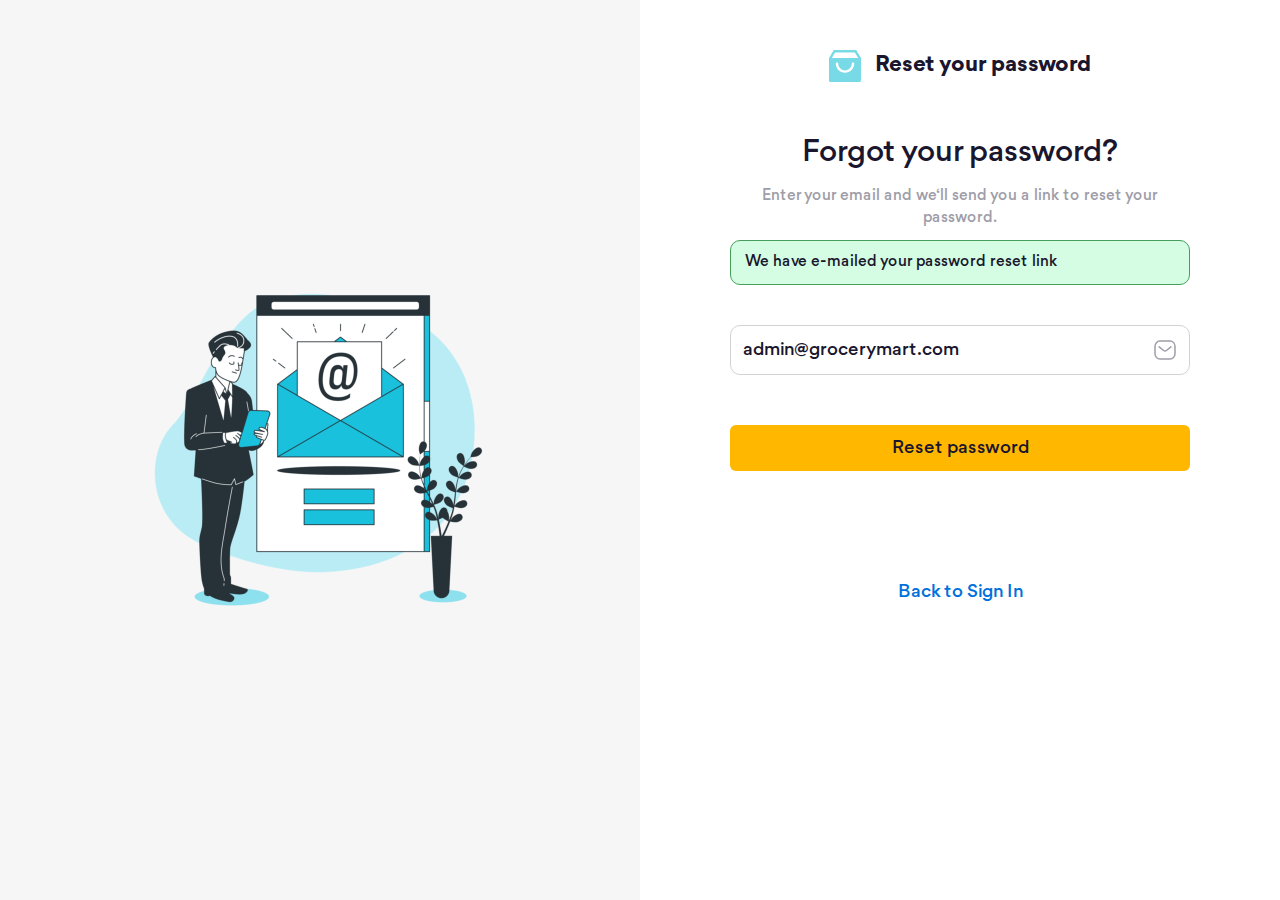
<file: reset-password-email.html>
<!DOCTYPE html>
<html lang="en">
  <head>
    <meta charset="UTF-8" />
    <meta name="viewport" content="width=device-width, initial-scale=1.0" />
    <!-- favicon -->
    <link rel="apple-touch-icon" sizes="76x76" href="./assets/favicon/" />
    <link
      rel="icon"
      type="image/png"
      sizes="32x32"
      href="./assets/favicon/favicon-32x32.png"
    />
    <link
      rel="icon"
      type="image/png"
      sizes="16x16"
      href="./assets/favicon/favicon-16x16.png"
    />
    <link rel="manifest" href="./assets/favicon/site.webmanifest" />
    <link
      rel="mask-icon"
      href="./assets/favicon/safari-pinned-tab.svg"
      color="#5bbad5"
    />
    <!-- font -->
    <link rel="stylesheet" href="./assets/font/stylesheet.css" />
    <meta name="msapplication-TileColor" content="#da532c" />
    <meta name="theme-color" content="#ffffff" />

    <!-- styles-->
    <link rel="stylesheet" href="./assets/css/main.css" />

    <!--  scripts-->
    <script src="./assets/js/scripts.js"></script>
    <title>Reset your password | Grocerymart</title>
  </head>
  <body>
    <main class="auth">
      <!-- auth intro -->
      <div class="auth__intro d-md-none">
        <!-- logo -->
        <img
          src="./assets/img/auth/forgot-password.png"
          alt=""
          class="auth__intro-img"
        />
      </div>
      <!-- auth content -->
      <div class="auth__content">
        <div class="auth__content-inner">
          <!-- logo -->
          <a href="./" class="logo">
            <img
              src="./assets/icons/logo.svg"
              alt="grocerymart"
              class="logo__img"
            />
            <h1 class="logo__title">Reset your password</h1>
          </a>
          <h1 class="auth__heading">Forgot your password?</h1>
          <p class="auth__desc">
            Enter your email and we‘ll send you a link to reset your password.
          </p>
          <div class="auth__message message message--success">
            We have e-mailed your password reset link
          </div>
          <form
            action="./index-logined.html"
            class="form auth__form auth__form-forgot"
          >
            <div class="form__group">
              <div class="form__text-input">
                <input
                  type="email"
                  name=""
                  id=""
                  class="form__input"
                  placeholder="Email"
                  value="admin@grocerymart.com"
                  required
                />
                <img
                  src="./assets/icons/message.svg"
                  alt=""
                  class="form__input-icon"
                />
                <img
                  src="./assets/icons/form-error.svg"
                  alt=""
                  class="form__input-icon-error"
                />
              </div>
              <p class="form__error">Email is not in correct format</p>
            </div>

            <div class="form__group auth__btn-group">
              <button class="btn btn--primary auth__btn form__submit-btn">
                Reset password
              </button>
            </div>
          </form>

          <p class="auth__text">
            <a href="./sign-in.html" class="auth__link auth__text-link"
              >Back to Sign In</a
            >
          </p>
        </div>
      </div>
    </main>
    <script>
      window.dispatchEvent(new Event("template-loaded"));
    </script>
  </body>
</html>
</file>
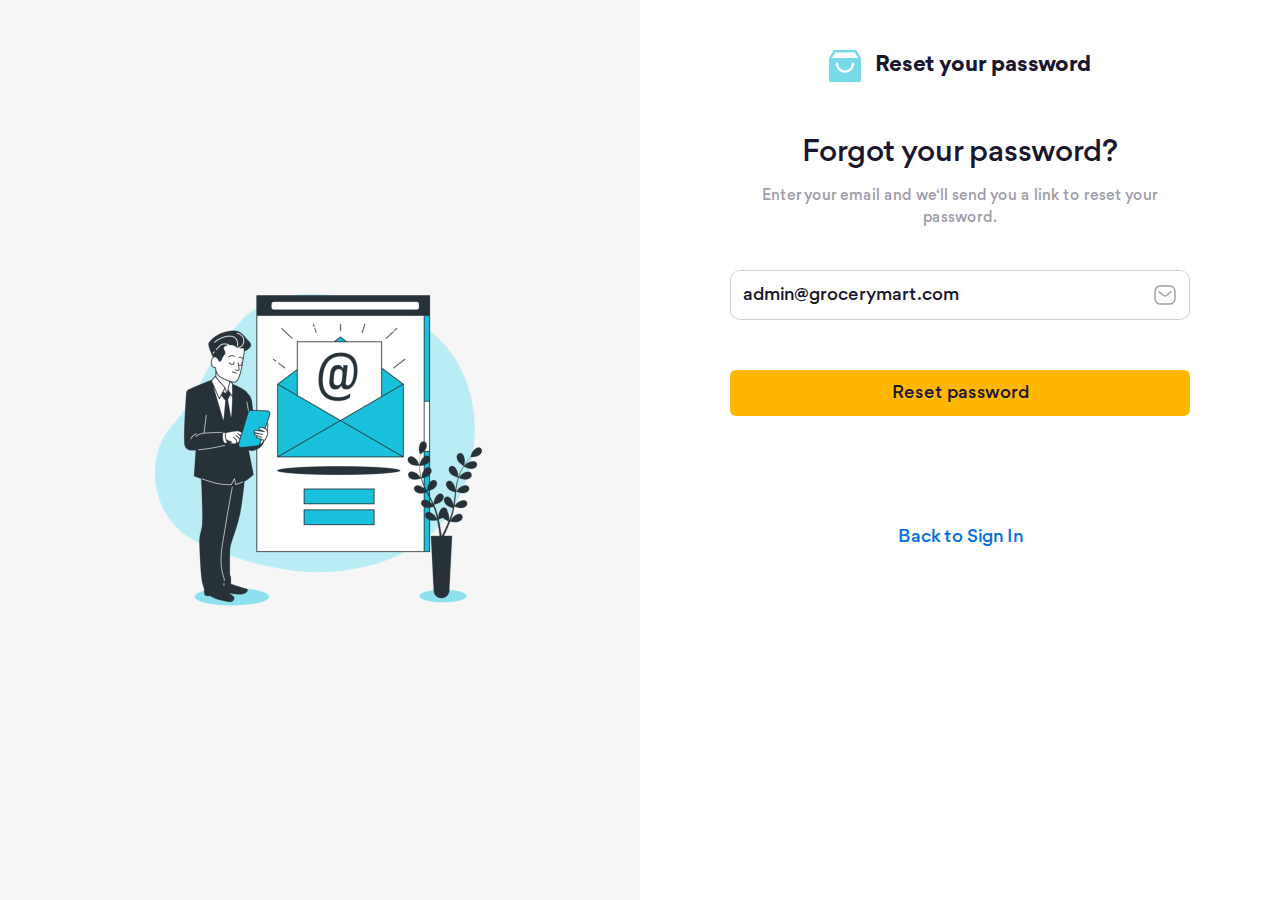
<file: resset-password.html>
<!DOCTYPE html>
<html lang="en">
  <head>
    <meta charset="UTF-8" />
    <meta name="viewport" content="width=device-width, initial-scale=1.0" />
    <!-- favicon -->
    <link rel="apple-touch-icon" sizes="76x76" href="./assets/favicon/" />
    <link
      rel="icon"
      type="image/png"
      sizes="32x32"
      href="./assets/favicon/favicon-32x32.png"
    />
    <link
      rel="icon"
      type="image/png"
      sizes="16x16"
      href="./assets/favicon/favicon-16x16.png"
    />
    <link rel="manifest" href="./assets/favicon/site.webmanifest" />
    <link
      rel="mask-icon"
      href="./assets/favicon/safari-pinned-tab.svg"
      color="#5bbad5"
    />
    <!-- font -->
    <link rel="stylesheet" href="./assets/font/stylesheet.css" />
    <meta name="msapplication-TileColor" content="#da532c" />
    <meta name="theme-color" content="#ffffff" />

    <!-- styles-->
    <link rel="stylesheet" href="./assets/css/main.css" />

    <!--  scripts-->
    <script src="./assets/js/scripts.js"></script>
    <title>Reset your password| Grocerymart</title>
  </head>
  <body>
    <main class="auth">
      <!-- auth intro -->
      <div class="auth__intro d-md-none">
        <!-- logo -->
        <img
          src="./assets/img/auth/forgot-password.png"
          alt=""
          class="auth__intro-img"
        />
      </div>
      <!-- auth content -->
      <div class="auth__content">
        <div class="auth__content-inner">
          <!-- logo -->
          <a href="./" class="logo">
            <img
              src="./assets/icons/logo.svg"
              alt="grocerymart"
              class="logo__img"
            />
            <h1 class="logo__title">Reset your password</h1>
          </a>
          <h1 class="auth__heading">Forgot your password?</h1>
          <p class="auth__desc">
            Enter your email and we‘ll send you a link to reset your password.
          </p>
          <form
            action="./reset-password-email.html"
            class="form auth__form auth__form-forgot"
          >
            <div class="form__group">
              <div class="form__text-input">
                <input
                  type="email"
                  name=""
                  id=""
                  class="form__input"
                  placeholder="Email"
                  value="admin@grocerymart.com"
                  required
                />
                <img
                  src="./assets/icons/message.svg"
                  alt=""
                  class="form__input-icon"
                />
                <img
                  src="./assets/icons/form-error.svg"
                  alt=""
                  class="form__input-icon-error"
                />
              </div>
              <p class="form__error">Email is not in correct format</p>
            </div>

            <div class="form__group auth__btn-group">
              <button class="btn btn--primary auth__btn form__submit-btn">
                Reset password
              </button>
            </div>
          </form>

          <p class="auth__text">
            <a href="./sign-in.html" class="auth__link auth__text-link"
              >Back to Sign In</a
            >
          </p>
        </div>
      </div>
    </main>
    <script>
      window.dispatchEvent(new Event("template-loaded"));
    </script>
  </body>
</html>
</file>
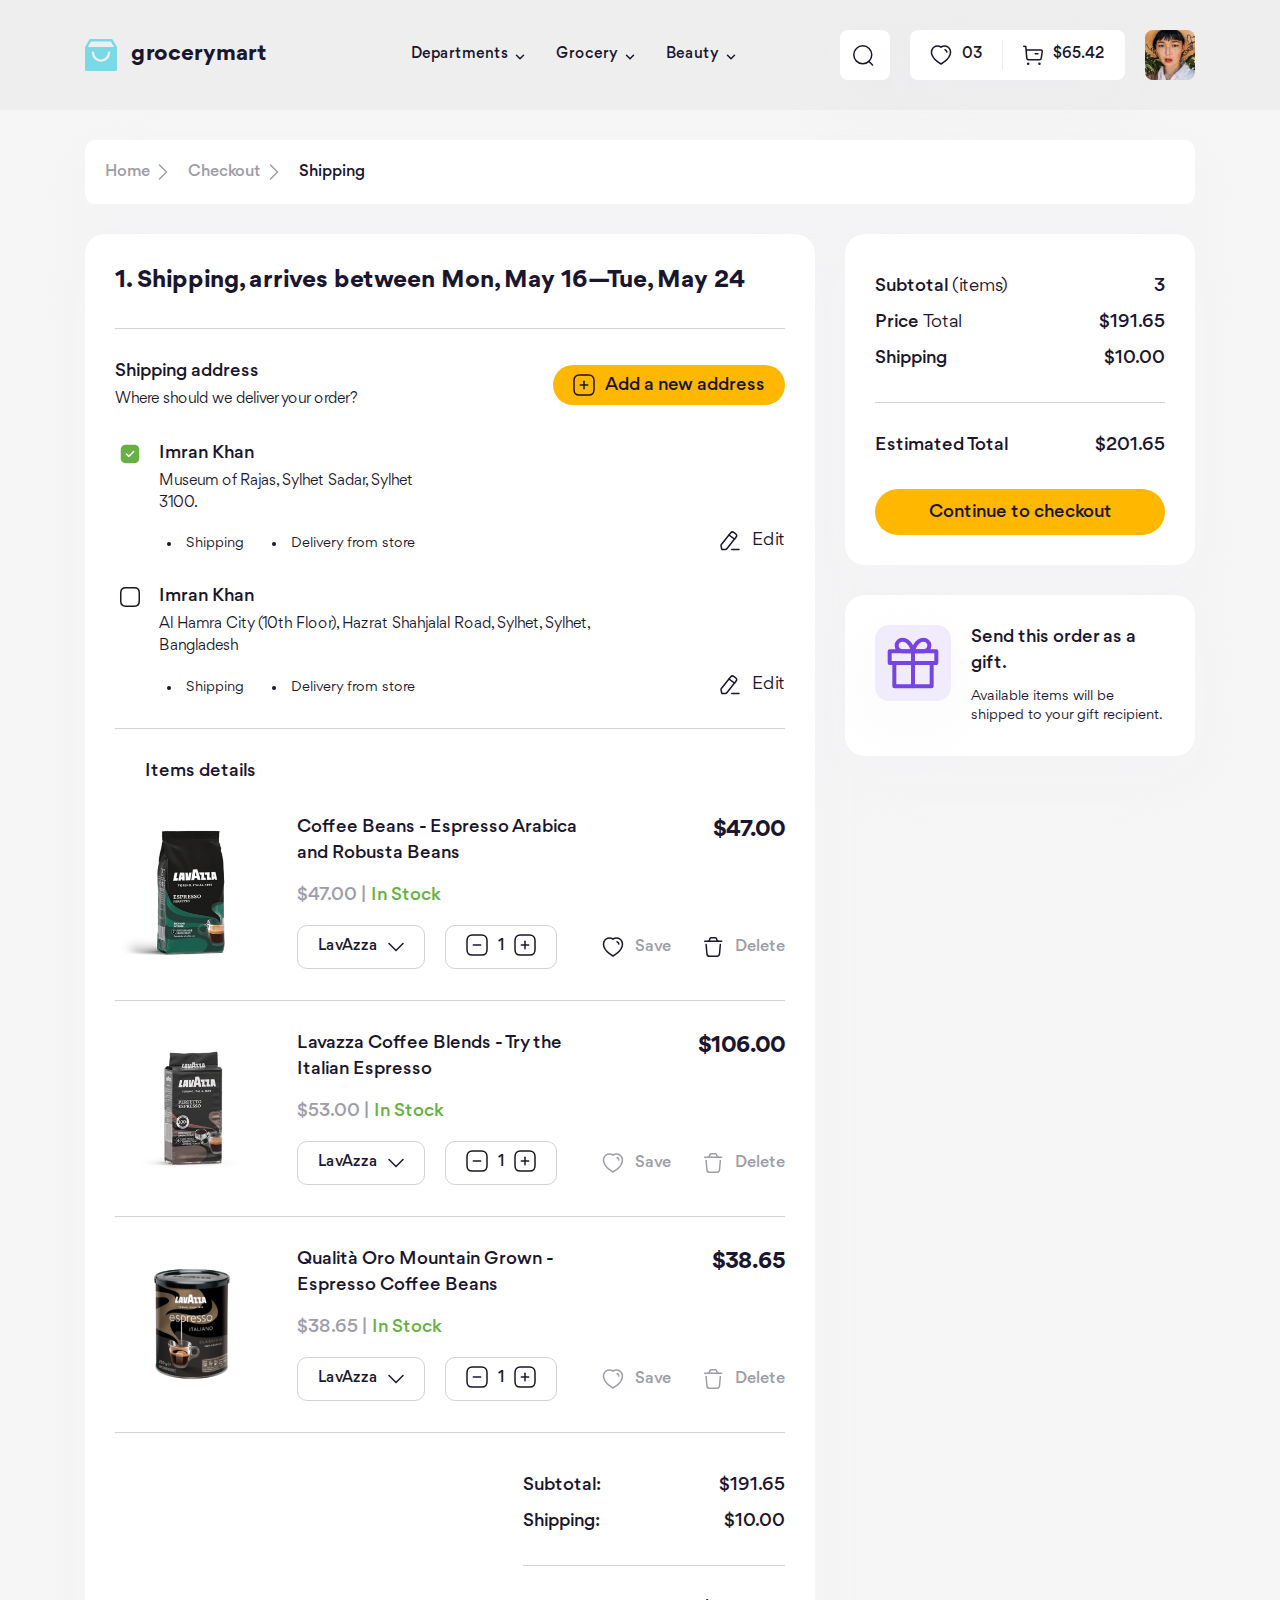
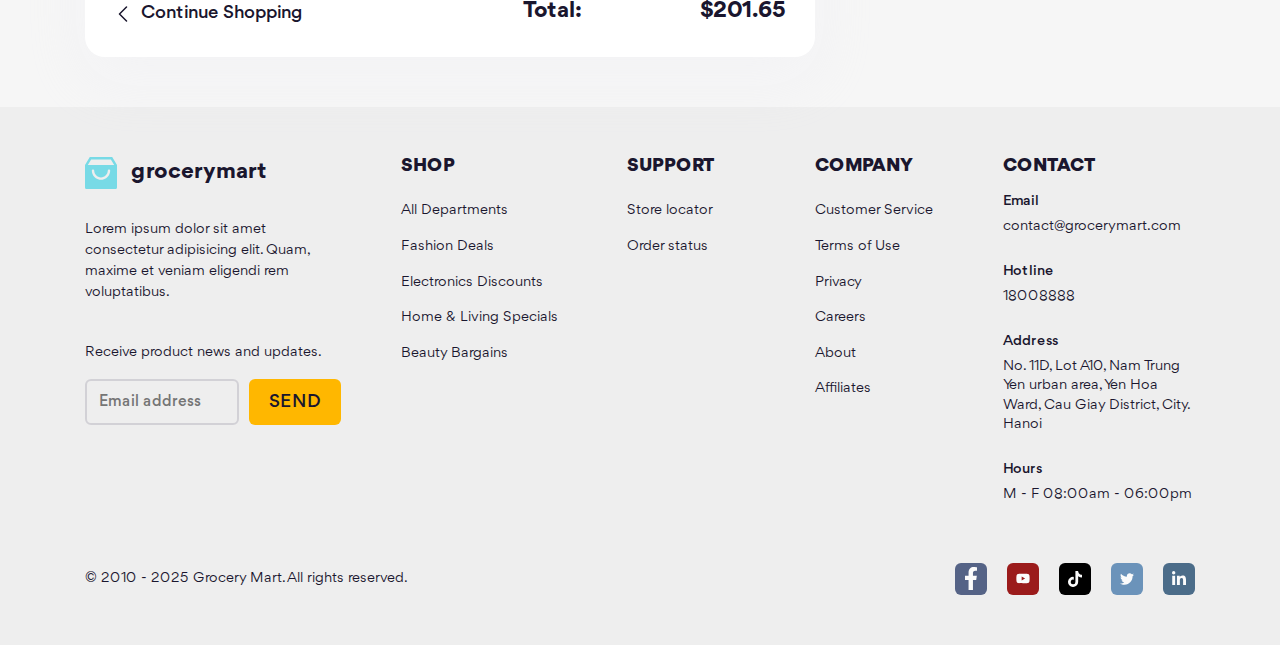
<file: shipping.html>
<!DOCTYPE html>
<html lang="en">
  <head>
    <meta charset="UTF-8" />
    <meta name="viewport" content="width=device-width, initial-scale=1.0" />
    <!-- favicon -->
    <link rel="apple-touch-icon" sizes="76x76" href="./assets/favicon/" />
    <link
      rel="icon"
      type="image/png"
      sizes="32x32"
      href="./assets/favicon/favicon-32x32.png"
    />
    <link
      rel="icon"
      type="image/png"
      sizes="16x16"
      href="./assets/favicon/favicon-16x16.png"
    />
    <link rel="manifest" href="./assets/favicon/site.webmanifest" />
    <link
      rel="mask-icon"
      href="./assets/favicon/safari-pinned-tab.svg"
      color="#5bbad5"
    />
    <!-- font -->
    <link rel="stylesheet" href="./assets/font/stylesheet.css" />
    <meta name="msapplication-TileColor" content="#da532c" />
    <meta name="theme-color" content="#ffffff" />

    <!-- styles-->
    <link rel="stylesheet" href="./assets/css/main.css" />

    <!--  scripts-->
    <script src="./assets/js/scripts.js"></script>
    <title>Shipping / Grocerymart</title>
  </head>
  <body>
    <!-- header -->
    <header id="header" class="header"></header>
    <script>
      load("#header", "./template/header-logined.html");
    </script>
    <!-- main  -->
    <main class="checkout-page">
      <div class="container">
        <!-- search bar -->
        <div class="checkout-container">
          <div class="search-bar d-none d-md-flex">
            <input type="text" name="" id="" placeholder="Search for item" class="search-bar__input">
            <button class="search-bar__submit">
              <img src="./assets/icons/search.svg" alt="" class="search-bar__icon icon">
            </button>
          </div>
        </div>
        <!-- breadcrumbs -->
        <div class="product-container">
          <ul class="breadcrumbs checkout-page__breadcrumbs">
            <li ">
              <a href="#!" class="breadcrumbs__link"
                >Home
                <img
                  src="./assets/icons/arrow-right.svg"
                  class="breadcrumbs__icon"
                />
              </a>
            </li>
            <li ">
              <a href="./checkout.html" class="breadcrumbs__link"
                >Checkout
                <img
                  src="./assets/icons/arrow-right.svg"
                  class="breadcrumbs__icon"
                /></a
              >
            </li>
            <li ">
              <a href="#!" class="breadcrumbs__link breadcrumbs__link--current"
                >Shipping</a
              >
            </li>
           </ul> 
        </div>

        <!-- checkout content -->
        <div class="checkout-container">
          <div class="row gy-xl-3">
            <div class="col-8 col-xl-12">
              <div class="cart-info">
                <!-- shipping -->
                <h1 class="cart-info__heading">1. Shipping, arrives between Mon, May 16—Tue, May 24</h1>
                <div class="cart-info__separate"></div>

                <!-- checkout address -->
                <div class="user-address">
                  <div class="user-address__top">
                    <div>
                      <h2 class="user-address__title">Shipping address</h2>
                      <p class="user-address__desc">Where should we deliver your order?</p>
                    </div>
                    <button class="user-address__btn btn btn--primary btn--rounded btn--small js-toggle" toggle-target="#add-new-address">
                      <img src="./assets/icons/plus.svg" alt="">
                      Add a new address
                    </button>
                  </div>
                  <div class="user-address__list">

                    <!-- /Empty message -->
                    <!-- <div class="user-address__message ">
                      Not address yet. <a href="#!" class="user-address__link js-toggle" toggle-target="#add-new-address">Add a new address</a>
                    </div> -->
                    <!-- Address card 1 -->
                    <article class="address-card">
                      <div class="address-card__left">
                        <div class="address-card__choose">
                          <!-- custom checkbox -->
                          <label class="cart-info__checkbox">
                            <input type="radio"
                            checked
                            name="shipping-adress"
                            class="cart-info__checkbox-input"
                            />
                          </label>
                        </div>
                        <div class="address-card__info">
                          <h3 class="address-card__title">Imran Khan</h3>
                          <p class="address-card__desc">Museum of Rajas, Sylhet Sadar, Sylhet 3100.</p>
                          <ul class="address-card__list">
                            <li class="address-card__list--item">Shipping</li>
                            <li class="address-card__list--item">Delivery from store</li>
                          </ul>
                        </div>
                      </div>
                      <div class="address-card__right">
                        <div class="address-card__ctrl">
                          <button class="cart-info__edit-btn js-toggle" toggle-target="#add-new-address">
                            <img class="icon" src="./assets/icons/edit.svg" alt="">
                            Edit
                          </button>
                        </div>
                      </div>
                    </article>

                    <!-- Address card 2 -->
                    <article class="address-card">
                      <div class="address-card__left">
                        <div class="address-card__choose">
                          <!-- custom checkbox -->
                          <label class="cart-info__checkbox">
                            <input type="radio"
                            name="shipping-adress"
                            class="cart-info__checkbox-input"
                            />
                          </label>
                        </div>
                        <div class="address-card__info">
                          <h3 class="address-card__title">Imran Khan</h3>
                          <p class="address-card__desc">Al Hamra City (10th Floor), Hazrat Shahjalal Road, Sylhet, Sylhet, Bangladesh</p>
                          <ul class="address-card__list">
                            <li class="address-card__list--item">Shipping</li>
                            <li class="address-card__list--item">Delivery from store</li>
                          </ul>
                        </div>
                      </div>
                      <div class="address-card__right">
                        <div class="address-card__ctrl">
                          <button class="cart-info__edit-btn js-toggle" toggle-target="#add-new-address">
                            <img class="icon" src="./assets/icons/edit.svg" alt="">
                            Edit
                          </button>
                        </div>
                      </div>
                    </article>
                  </div>
                </div>
                <div class="cart-info__separate"></div>
                <h2 class="cart-info__sub-heading">Items details</h2>
                <div class="cart-info__list">
                  <!-- cart item 1 -->
                  <article class="cart-item">
                    <a href="./product-deatail.html" class="cart-item__thumb">
                      <img src="./assets/img/product/item-1.png" alt="" class="cart-item__thumb">
                    </a>
                    <div class="cart-item__content">
                      <div class="cart-item__content-left">
                        <h3 class="cart-item__title">
                          <a href="./product-deatail.html">Coffee Beans - Espresso Arabica and Robusta Beans</a>
                        </h3>
                        <p class="cart-item__content-wrap">
                          $47.00 | <span class="cart-item__status">In Stock</span>
                        </p>
                        <div class="cart-item__ctrl cart-item__ctrl--md-block">
                          <div class="cart-item__input">
                            LavAzza
                            <img class="icon" src="./assets/icons/arrow-down-2.svg" alt="">
                          </div>
                          <div class="cart-item__input">
                            <button class="cart-item__input-btn">
                              <img class="icon" src="./assets/icons/minus.svg" alt="">
                            </button>
                            <span>1</span>
                            <button class="cart-item__input-btn">
                              <img class="icon" src="./assets/icons/plus.svg" alt="">
                            </button>
                          </div>
                        </div>
                      </div>
                      <div class="cart-item__content-right">
                        <p class="cart-item__total-price">$47.00</p>
                        <div class="cart-item__ctrl">
                          <button class="cart-item__ctrl-btn">
                            <img class="icon" src="./assets/icons/heart-2.svg" alt="">
                            Save
                          </button>
                          <button class="cart-item__ctrl-btn js-toggle" toggle-target="#delete-confirm">
                            <img class="icon" src="./assets/icons/trash.svg" alt="">
                            Delete
                          </button>
                        </div>
                      </div>
                    </div>
                  </article>
                  <!-- cart item 2 -->
                  <article class="cart-item">
                    <a href="./product-deatail.html" class="cart-item__thumb">
                      <img src="./assets/img/product/item-2.png" alt="" class="cart-item__thumb">
                    </a>
                    <div class="cart-item__content">
                      <div class="cart-item__content-left">
                        <h3 class="cart-item__title">
                          <a href="./product-deatail.html">Lavazza Coffee Blends - Try the Italian Espresso</a>
                        </h3>
                        <p class="cart-item__content-wrap">
                          $53.00 | <span class="cart-item__status">In Stock</span>
                        </p>
                        <div class="cart-item__ctrl cart-item__ctrl--md-block">
                          <div class="cart-item__input">
                            LavAzza
                            <img class="icon" src="./assets/icons/arrow-down-2.svg" alt="">
                          </div>
                          <div class="cart-item__input">
                            <button class="cart-item__input-btn">
                              <img class="icon" src="./assets/icons/minus.svg" alt="">
                            </button>
                            <span>1</span>
                            <button class="cart-item__input-btn">
                              <img class="icon" src="./assets/icons/plus.svg" alt="">
                            </button>
                          </div>
                        </div>
                      </div>
                      <div class="cart-item__content-right">
                        <p class="cart-item__total-price">$106.00</p>
                        <div class="cart-item__ctrl">
                          <button class="cart-item__ctrl-btn">
                            <img src="./assets/icons/heart-2.svg" alt="">
                            Save
                          </button>
                          <button class="cart-item__ctrl-btn js-toggle" toggle-target="#delete-confirm">
                            <img src="./assets/icons/trash.svg" alt="">
                            Delete
                          </button>
                        </div>
                      </div>
                    </div>
                  </article>
                  <!-- cart item 3 -->
                  <article class="cart-item">
                    <a href="./product-deatail.html" class="cart-item__thumb">
                      <img src="./assets/img/product/item-3.png" alt="" class="cart-item__thumb">
                    </a>
                    <div class="cart-item__content">
                      <div class="cart-item__content-left">
                        <h3 class="cart-item__title">
                          <a href="./product-deatail.html">Qualità Oro Mountain Grown - Espresso Coffee Beans</a>
                        </h3>
                        <p class="cart-item__content-wrap">
                          $38.65 |  <span class="cart-item__status">In Stock</span>
                        </p>
                        <div class="cart-item__ctrl cart-item__ctrl--md-block">
                          <div class="cart-item__input">
                            LavAzza
                            <img class="icon" src="./assets/icons/arrow-down-2.svg" alt="">
                          </div>
                          <div class="cart-item__input ">
                            <button class="cart-item__input-btn">
                              <img class="icon" src="./assets/icons/minus.svg" alt="">
                            </button>
                            <span>1</span>
                            <button class="cart-item__input-btn">
                              <img class="icon" src="./assets/icons/plus.svg" alt="">
                            </button>
                          </div>
                        </div>
                      </div>
                      <div class="cart-item__content-right">
                        <p class="cart-item__total-price">$38.65</p>
                        <div class="cart-item__ctrl">
                          <button class="cart-item__ctrl-btn">
                            <img src="./assets/icons/heart-2.svg" alt="">
                            Save
                          </button>
                          <button class="cart-item__ctrl-btn js-toggle" toggle-target="#delete-confirm">
                            <img src="./assets/icons/trash.svg" alt="">
                            Delete
                          </button>
                        </div>
                      </div>
                    </div>
                  </article>
                </div>
                <div class="cart-info__bottom d-md-none">
                  <div class="row">
                    <div class="col-8 col-xxl-7">
                      <div class="cart-info__continue">
                        <a href="./" class="cart-info__continue--link">
                          <img class="cart-info__continue--icon icon" src="./assets/icons/arrow-down-2.svg" alt="">
                          Continue Shopping
                        </a>
                      </div>
                    </div>
                    <div class="col-4 col-xxl-5">
                      <div class="cart-info__row">
                        <span>Subtotal:</span>
                        <span>$191.65</span>
                      </div>
                      <div class="cart-info__row">
                        <span>Shipping:</span>
                        <span>$10.00</span>
                      </div>
                      <div class="cart-info__separate"></div>
                      <div class="cart-info__row cart-info__row--bold">
                        <span>Total:</span>
                        <span>$201.65</span>
                      </div>
                    </div>
                  </div>
                </div>
              </div>
            </div>
            <div class="col-4 col-xl-12">
              <div class="cart-info">
                <div class="cart-info__row">
                  <span>Subtotal <span class="cart-info__sub-label">(items)</span></span>
                  <span>3</span>
                </div>
                <div class="cart-info__row">
                  <span>Price <span class="cart-info__sub-label">Total</span></span>
                  <span>$191.65</span>
                </div>
                <div class="cart-info__row">
                  <span>Shipping</span>
                  <span>$10.00</span>
                </div>
                <div class="cart-info__separate"></div>
                <div class="cart-info__row">
                  <span>Estimated Total</span>
                  <span>$201.65</span>
                </div>
                <a href="./payment.html" class="cart-info__next--btn btn btn--primary btn--rounded">Continue to checkout</a>
              </div>
              <div class="cart-info">
                <a href="#!">
                  <article class="gift-item">
                    <div class="gift-item__icon-wrap">
                      <img src="./assets/icons/gift-icon.svg" alt="" class="gift-item__icon">
                    </div>
                    <div class="gift-item__content">
                      <h3 class="gift-item__title">Send this order as a gift.</h3>
                      <p class="gift-item__desc">Available items will be shipped to your gift recipient.
                      </p>
                    </div>
                  </article>
                </a>
              </div>
            </div>
          </div>
        </div>
      </div>
    </main>
    <!-- footer -->
    <footer id="footer"></footer>
    <script>
      load("#footer", "./template/footer.html");
    </script>

    <!-- Modal: confirm remove shopping cart item -->
    <div id="delete-confirm" class="modal modal--small hide">
      <div class="modal__content">
        <p class="modal__text">Do you want to remove this item form shopping cart?</p>
        <div class="modal__bottom">
          <button class="btn btn--small btn--outline modal__btn js-toggle" toggle-target="#delete-confirm">Cancel</button>
          <button class="btn btn--small btn--danger btn--primary modal__btn btn--no-margin js-toggle" toggle-target="#delete-confirm">Delete</button>
        </div>
      </div>
      <div class="modal__overlay js-toggle" toggle-target="#delete-confirm" ></div>
    </div>

    <!-- Modal: address new shipping address-->
    <div id="add-new-address" class="modal hide" style="--content-width:650px">
      <div class="modal__content">
        <form action="" class="form">
          <h2 class="modal__heading">Add new shipping address</h2>
          <div class="modal__body">
            <div class="form__row">
              <div class="form__group">
                <label for="name" class="form__label form__label-small">Name</label>
                <div class="form__text-input form__text-input--small">
                  <input
                    type="text"
                    name="name"
                    id="name"
                    class="form__input"
                    placeholder="Name"
                    required
                    minlength="2"
                  />
                  <img
                    src="./assets/icons/form-error.svg"
                    alt=""
                    class="form__input-icon-error"
                  />
                </div>
                <p class="form__error">Name at least 2 characters</p>
              </div>
              <div class="form__group">
                <label for="phone" class="form__label form__label-small">Phone</label>
                <div class="form__text-input form__text-input--small">
                  <input
                    type="tel"
                    name="phone"
                    id="phone"
                    class="form__input"
                    placeholder="Phone"
                    required
                    minlength="8"
                  />
                  <img
                    src="./assets/icons/form-error.svg"
                    alt=""
                    class="form__input-icon-error"
                  />
                </div>
                <p class="form__error">Phone at least 8 characters</p>
              </div>
            </div>
            <div class="form__group">
              <label for="address" class="form__label form__label-small">Address</label>
              <div class="form__text-area">
                <textarea
                name="address"
                id="address"
                class="form__text-area-input"
                placeholder="Address"
                required
                ></textarea>
                <img
                  src="./assets/icons/form-error.svg"
                  alt=""
                  class="form__input-icon-error"
                />
              </div>
              <p class="form__error">Address not empty</p>
            </div>
            <div class="form__group">
              <label for="city" class="form__label form__label-small">City/District/Town</label>
              <div class="form__text-input form__text-input--small">
                <input
                  type="text"
                  name=""
                  id="city"
                  class="form__input js-toggle"
                  readonly
                  placeholder="City/District/Town"
                  toggle-target="#city-dialog"
                />
                <img
                  src="./assets/icons/form-error.svg"
                  alt=""
                  class="form__input-icon-error"
                />
                <div id="city-dialog" class="form__select-dialog hide">
                  <h2 class="form__dialog-heading d-none d-sm-block">City/District/Town</h2>
                  <button class="form__close-dialog d-none d-sm-block js-toggle" toggle-target="#city-dialog">&times</button>
                  <div class="form__search">
                    <input type="text" placeholder="Search" class="form__search-input">
                    <img src="./assets/icons/search.svg" alt="" class="form__search-icon icon">
                  </div>
                  <ul class="form__options-list">
                    <li class="form__option">Ha Noi</li>
                    <li class="form__option form__option--current">Ho Chi Minh</li>
                    <li class="form__option">Da Nang</li>
                    <li class="form__option">Ha Noi</li>
                    <li class="form__option">Ho Chi Minh</li>
                    <li class="form__option">Da Nang</li>
                    <li class="form__option">Ha Noi</li>
                    <li class="form__option">Ho Chi Minh</li>
                    <li class="form__option">Da Nang</li>
                    <li class="form__option">Ha Noi</li>
                    <li class="form__option">Ho Chi Minh</li>
                    <li class="form__option">Da Nang</li>
                  </ul>
                </div>
              </div>
              <p class="form__error">Phone at least 8 characters</p>
            </div>
            <div class="form__group form__group--inline">
              <label class="form__checkbox">
                <input
                  type="checkbox"
                  name=""
                  id=""
                  class="form__checkbox-input d-none"
                />
                <span class="form__checkbox-label">Set as default address</span>
              </label>
            </div>
          </div>
          <div class="modal__bottom">
            <button class="btn btn--small btn--text modal__btn js-toggle" toggle-target="#add-new-address">Cancel</button>
            <button class="btn btn--small btn--primary modal__btn btn--no-margin">Create</button>
          </div>
        </form>
      </div>
      <div class="modal__overlay"></div>
    </div>
  </body>
</html>
</file>
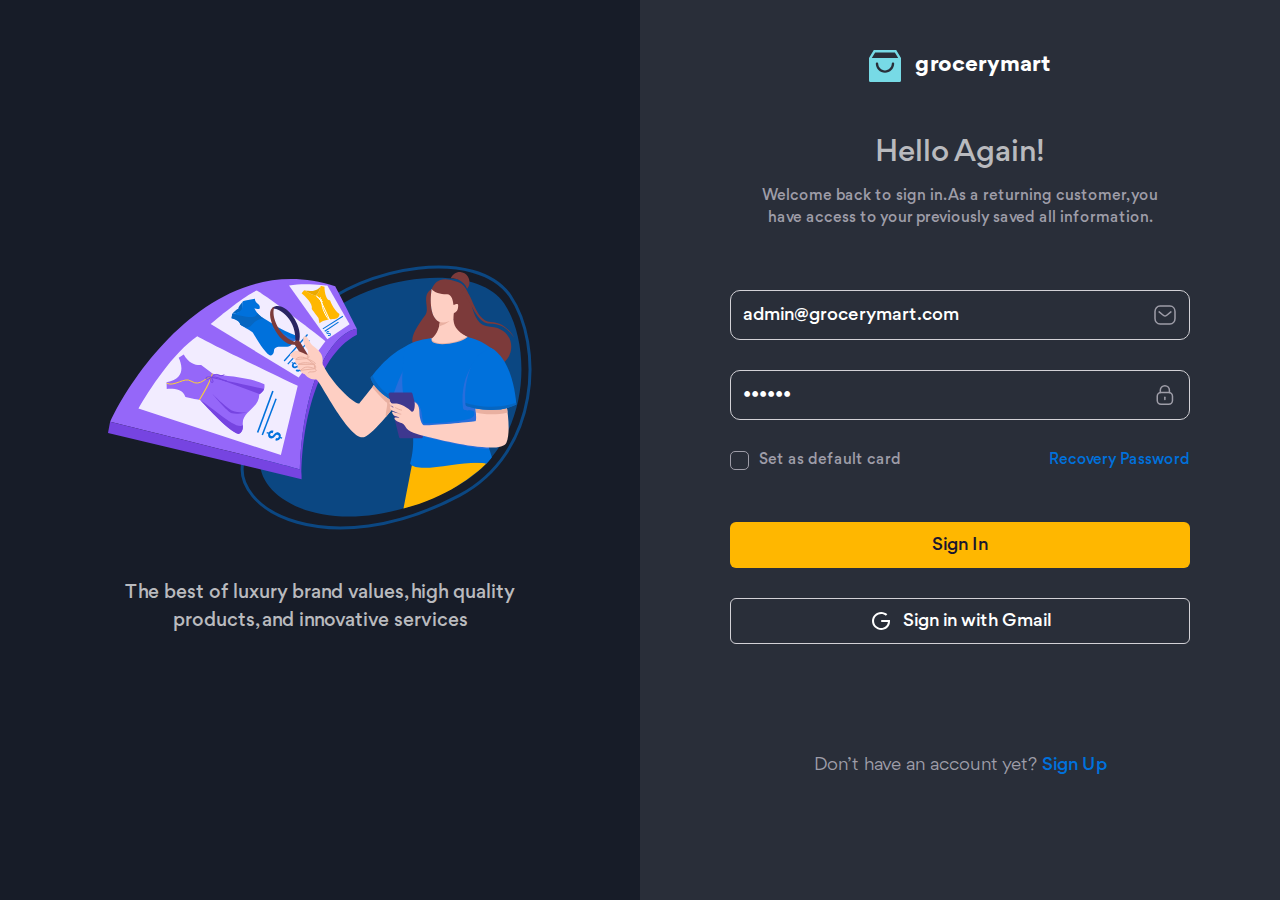
<file: sign-in.html>
<!DOCTYPE html>
<html lang="en" class="dark">
  <head>
    <meta charset="UTF-8" />
    <meta name="viewport" content="width=device-width, initial-scale=1.0" />
    <!-- favicon -->
    <link rel="apple-touch-icon" sizes="76x76" href="./assets/favicon/" />
    <link
      rel="icon"
      type="image/png"
      sizes="32x32"
      href="./assets/favicon/favicon-32x32.png"
    />
    <link
      rel="icon"
      type="image/png"
      sizes="16x16"
      href="./assets/favicon/favicon-16x16.png"
    />
    <link rel="manifest" href="./assets/favicon/site.webmanifest" />
    <link
      rel="mask-icon"
      href="./assets/favicon/safari-pinned-tab.svg"
      color="#5bbad5"
    />
    <!-- font -->
    <link rel="stylesheet" href="./assets/font/stylesheet.css" />
    <meta name="msapplication-TileColor" content="#da532c" />
    <meta name="theme-color" content="#ffffff" />

    <!-- styles-->
    <link rel="stylesheet" href="./assets/css/main.css" />

    <!--  scripts-->
    <script src="./assets/js/scripts.js"></script>
    <title>Sign In | Grocerymart</title>
  </head>
  <body>
    <main class="auth">
      <!-- auth intro -->
      <div class="auth__intro d-md-none">
        <!-- logo -->
        <img src="./assets/img/auth/intro.svg" alt="" class="auth__intro-img" />
        <p class="auth__intro-text">
          The best of luxury brand values, high quality products, and innovative
          services
        </p>
      </div>
      <!-- auth content -->
      <div class="auth__content">
        <div class="auth__content-inner">
          <!-- logo -->
          <a href="./" class="logo">
            <img
              src="./assets/icons/logo.svg"
              alt="grocerymart"
              class="logo__img"
            />
            <h2 class="logo__title">grocerymart</h2>
          </a>
          <h1 class="auth__heading">Hello Again!</h1>
          <p class="auth__desc">
            Welcome back to sign in. As a returning customer, you have access to
            your previously saved all information.
          </p>
          <form action="./index-logined.html" class="form auth__form">
            <div class="form__group">
              <div class="form__text-input">
                <input
                  type="email"
                  name=""
                  id=""
                  class="form__input"
                  placeholder="Email"
                  value="admin@grocerymart.com"
                  required
                />
                <img
                  src="./assets/icons/message.svg"
                  alt=""
                  class="form__input-icon"
                />
                <img
                  src="./assets/icons/form-error.svg"
                  alt=""
                  class="form__input-icon-error"
                />
              </div>
              <p class="form__error">Email is not in correct format</p>
            </div>

            <div class="form__group">
              <div class="form__text-input">
                <input
                  type="password"
                  name=""
                  id=""
                  class="form__input"
                  placeholder="Password"
                  value="111111"
                  required
                  minlength="6"
                />
                <img
                  src="./assets/icons/lock.svg"
                  alt=""
                  class="form__input-icon"
                />
                <img
                  src="./assets/icons/form-error.svg"
                  alt=""
                  class="form__input-icon-error"
                />
              </div>
              <p class="form__error">Password at least 6 characters</p>
            </div>

            <div class="form__group form__group--inline">
              <label for="" class="form__checkbox">
                <input
                  type="checkbox"
                  name=""
                  id=""
                  class="form__checkbox-input d-none"
                />
                <span class="form__checkbox-label">Set as default card</span>
              </label>
              <a href="#!" class="auth__link form__pull-right"
                >Recovery Password</a
              >
            </div>
            <div class="form__group auth__btn-group">
              <button class="btn btn--primary auth__btn form__submit-btn">
                Sign In
              </button>
              <button class="btn btn--outline auth__btn btn--no-margin">
                <img
                  src="./assets/icons/google.svg"
                  alt=""
                  class="btn__icon icon"
                />
                Sign in with Gmail
              </button>
            </div>
          </form>

          <p class="auth__text">
            Don’t have an account yet?
            <a href="./sign-up.html" class="auth__link auth__text-link"
              >Sign Up</a
            >
          </p>
        </div>
      </div>
    </main>
    <script>
      window.dispatchEvent(new Event("template-loaded"));
    </script>
  </body>
</html>
</file>
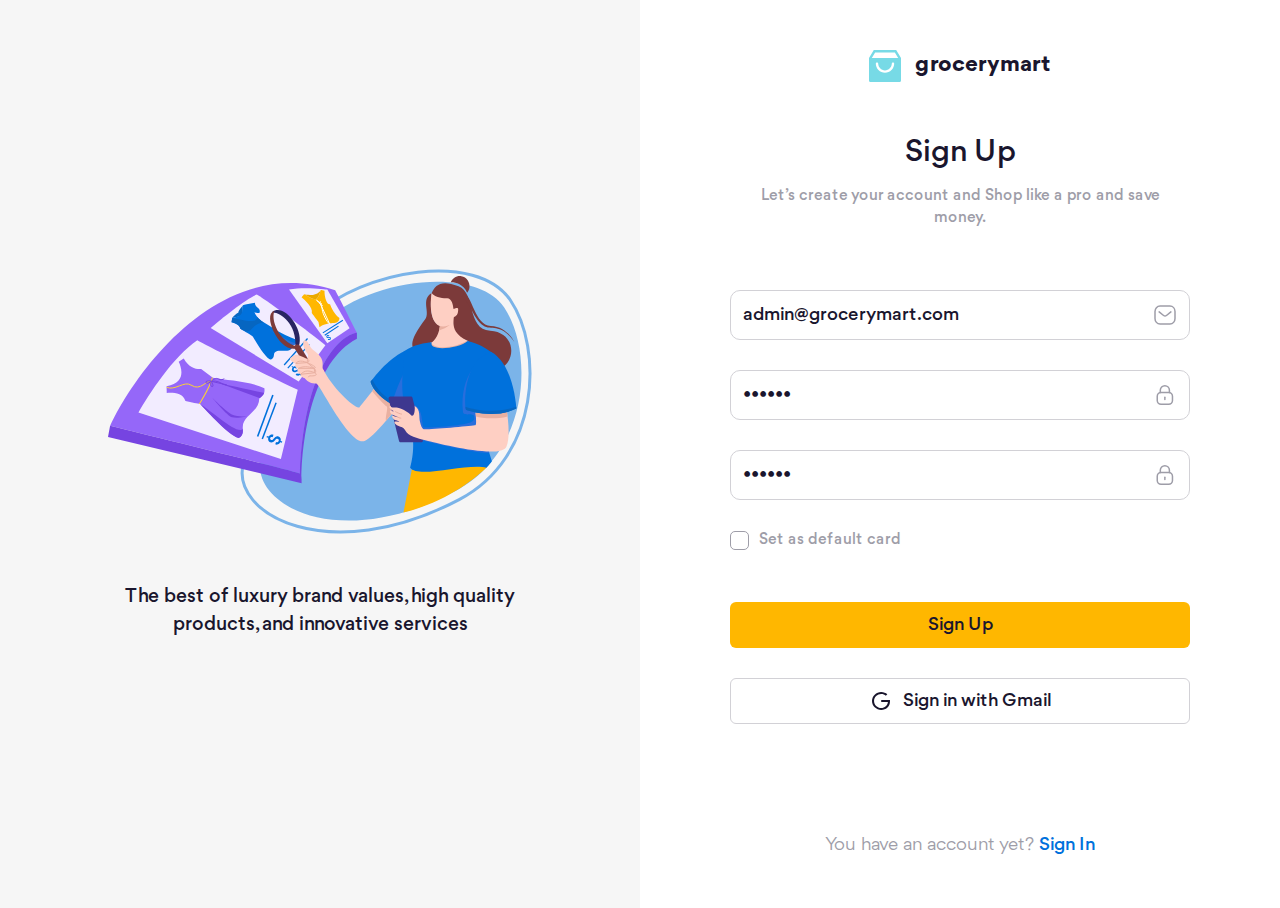
<file: sign-up.html>
<!DOCTYPE html>
<html lang="en">
  <head>
    <meta charset="UTF-8" />
    <meta name="viewport" content="width=device-width, initial-scale=1.0" />
    <!-- favicon -->
    <link rel="apple-touch-icon" sizes="76x76" href="./assets/favicon/" />
    <link
      rel="icon"
      type="image/png"
      sizes="32x32"
      href="./assets/favicon/favicon-32x32.png"
    />
    <link
      rel="icon"
      type="image/png"
      sizes="16x16"
      href="./assets/favicon/favicon-16x16.png"
    />
    <link rel="manifest" href="./assets/favicon/site.webmanifest" />
    <link
      rel="mask-icon"
      href="./assets/favicon/safari-pinned-tab.svg"
      color="#5bbad5"
    />
    <!-- font -->
    <link rel="stylesheet" href="./assets/font/stylesheet.css" />
    <meta name="msapplication-TileColor" content="#da532c" />
    <meta name="theme-color" content="#ffffff" />

    <!-- styles-->
    <link rel="stylesheet" href="./assets/css/main.css" />

    <!--  scripts-->
    <script src="./assets/js/scripts.js"></script>
    <title>Sign Up | Grocerymart</title>
  </head>
  <body>
    <main class="auth">
      <!-- auth intro -->
      <div class="auth__intro">
        <!-- logo -->
        <a href="./" class="logo auth__intro-logo d-none d-md-flex">
          <img
            src="./assets/icons/logo.svg"
            alt="grocerymart"
            class="logo__img"
          />
          <h1 class="logo__title">grocerymart</h1>
        </a>
        <img src="./assets/img/auth/intro.svg" alt="" class="auth__intro-img" />
        <p class="auth__intro-text">
          The best of luxury brand values, high quality products, and innovative
          services
        </p>
        <button
          class="auth__intro-next d-none d-md-flex js-toggle"
          toggle-target="#auth__content"
        >
          <img src="./assets/img/auth/intro-auth-arrow.svg" alt="" />
        </button>
      </div>
      <!-- auth content -->
      <div id="auth__content" class="auth__content hide">
        <div class="auth__content-inner">
          <!-- logo -->
          <a href="./" class="logo">
            <img
              src="./assets/icons/logo.svg"
              alt="grocerymart"
              class="logo__img"
            />
            <h1 class="logo__title">grocerymart</h1>
          </a>
          <h2 class="auth__heading">Sign Up</h2>
          <p class="auth__desc">
            Let’s create your account and Shop like a pro and save money.
          </p>
          <form action="./index-logined.html" class="form auth__form">
            <div class="form__group">
              <div class="form__text-input">
                <input
                  type="email"
                  name=""
                  id=""
                  class="form__input"
                  placeholder="Email"
                  value="admin@grocerymart.com"
                  required
                />
                <img
                  src="./assets/icons/message.svg"
                  alt=""
                  class="form__input-icon"
                />
                <img
                  src="./assets/icons/form-error.svg"
                  alt=""
                  class="form__input-icon-error"
                />
              </div>
              <p class="form__error">Email is not in correct format</p>
            </div>

            <div class="form__group">
              <div class="form__text-input">
                <input
                  type="password"
                  name=""
                  id=""
                  class="form__input"
                  placeholder="Password"
                  value="111111"
                  required
                  minlength="6"
                />
                <img
                  src="./assets/icons/lock.svg"
                  alt=""
                  class="form__input-icon"
                />
                <img
                  src="./assets/icons/form-error.svg"
                  alt=""
                  class="form__input-icon-error"
                />
              </div>
              <p class="form__error">Password at least 6 characters</p>
            </div>

            <div class="form__group">
              <div class="form__text-input">
                <input
                  type="password"
                  value="111111"
                  name=""
                  id=""
                  class="form__input"
                  placeholder="Confirm Password"
                  required
                />
                <img
                  src="./assets/icons/lock.svg"
                  alt=""
                  class="form__input-icon"
                />
                <img
                  src="./assets/icons/form-error.svg"
                  alt=""
                  class="form__input-icon-error"
                />
              </div>
              <p class="form__error">Password at least 6 characters</p>
            </div>
            <div class="form__group form__group--inline">
              <label class="form__checkbox">
                <input
                  type="checkbox"
                  name=""
                  id=""
                  class="form__checkbox-input d-none"
                />
                <span class="form__checkbox-label">Set as default card</span>
              </label>
            </div>
            <div class="form__group auth__btn-group">
              <button class="btn btn--primary auth__btn form__submit-btn">
                Sign Up
              </button>
              <button class="btn btn--outline auth__btn btn--no-margin">
                <img
                  src="./assets/icons/google.svg"
                  alt=""
                  class="btn__icon icon"
                />
                Sign in with Gmail
              </button>
            </div>
          </form>

          <p class="auth__text">
            You have an account yet?
            <a href="./sign-in.html" class="auth__link auth__text-link"
              >Sign In</a
            >
          </p>
        </div>
      </div>
    </main>
    <script>
      window.dispatchEvent(new Event("template-loaded"));
    </script>
  </body>
</html>
</file>
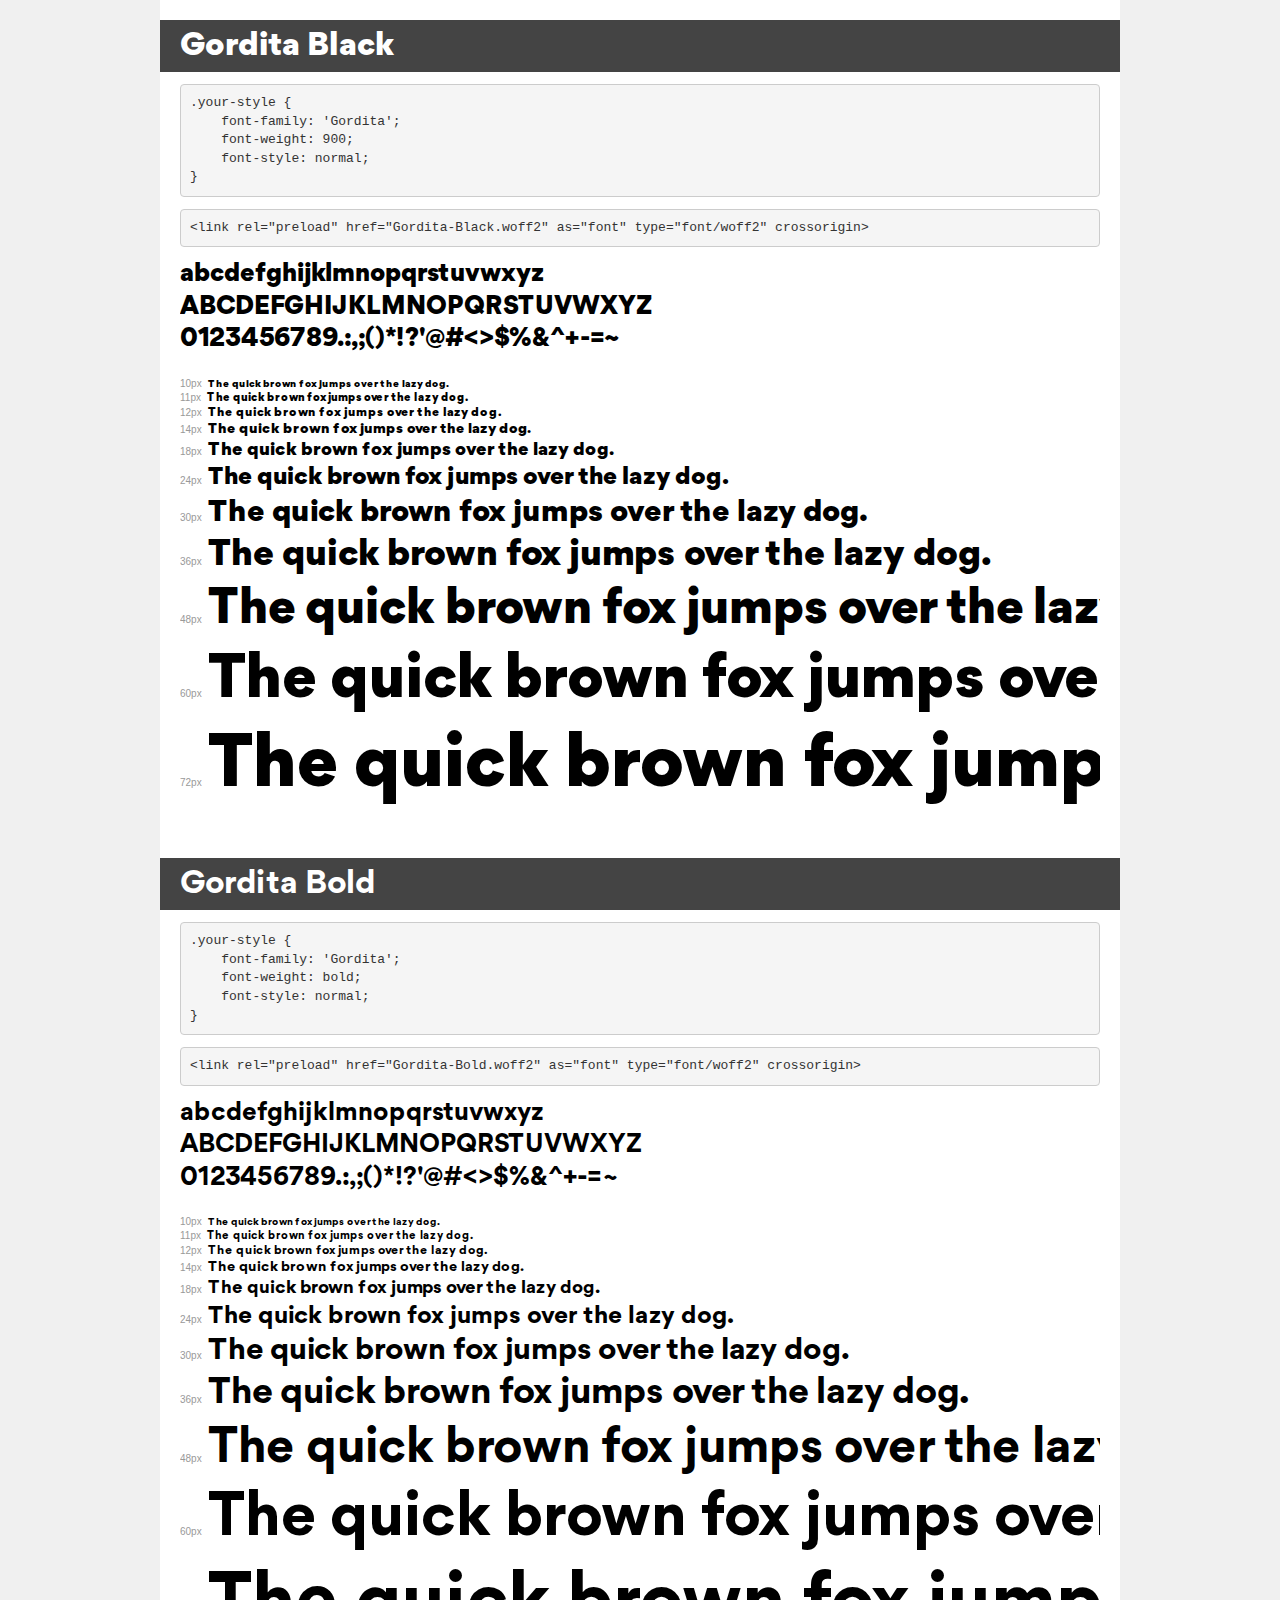
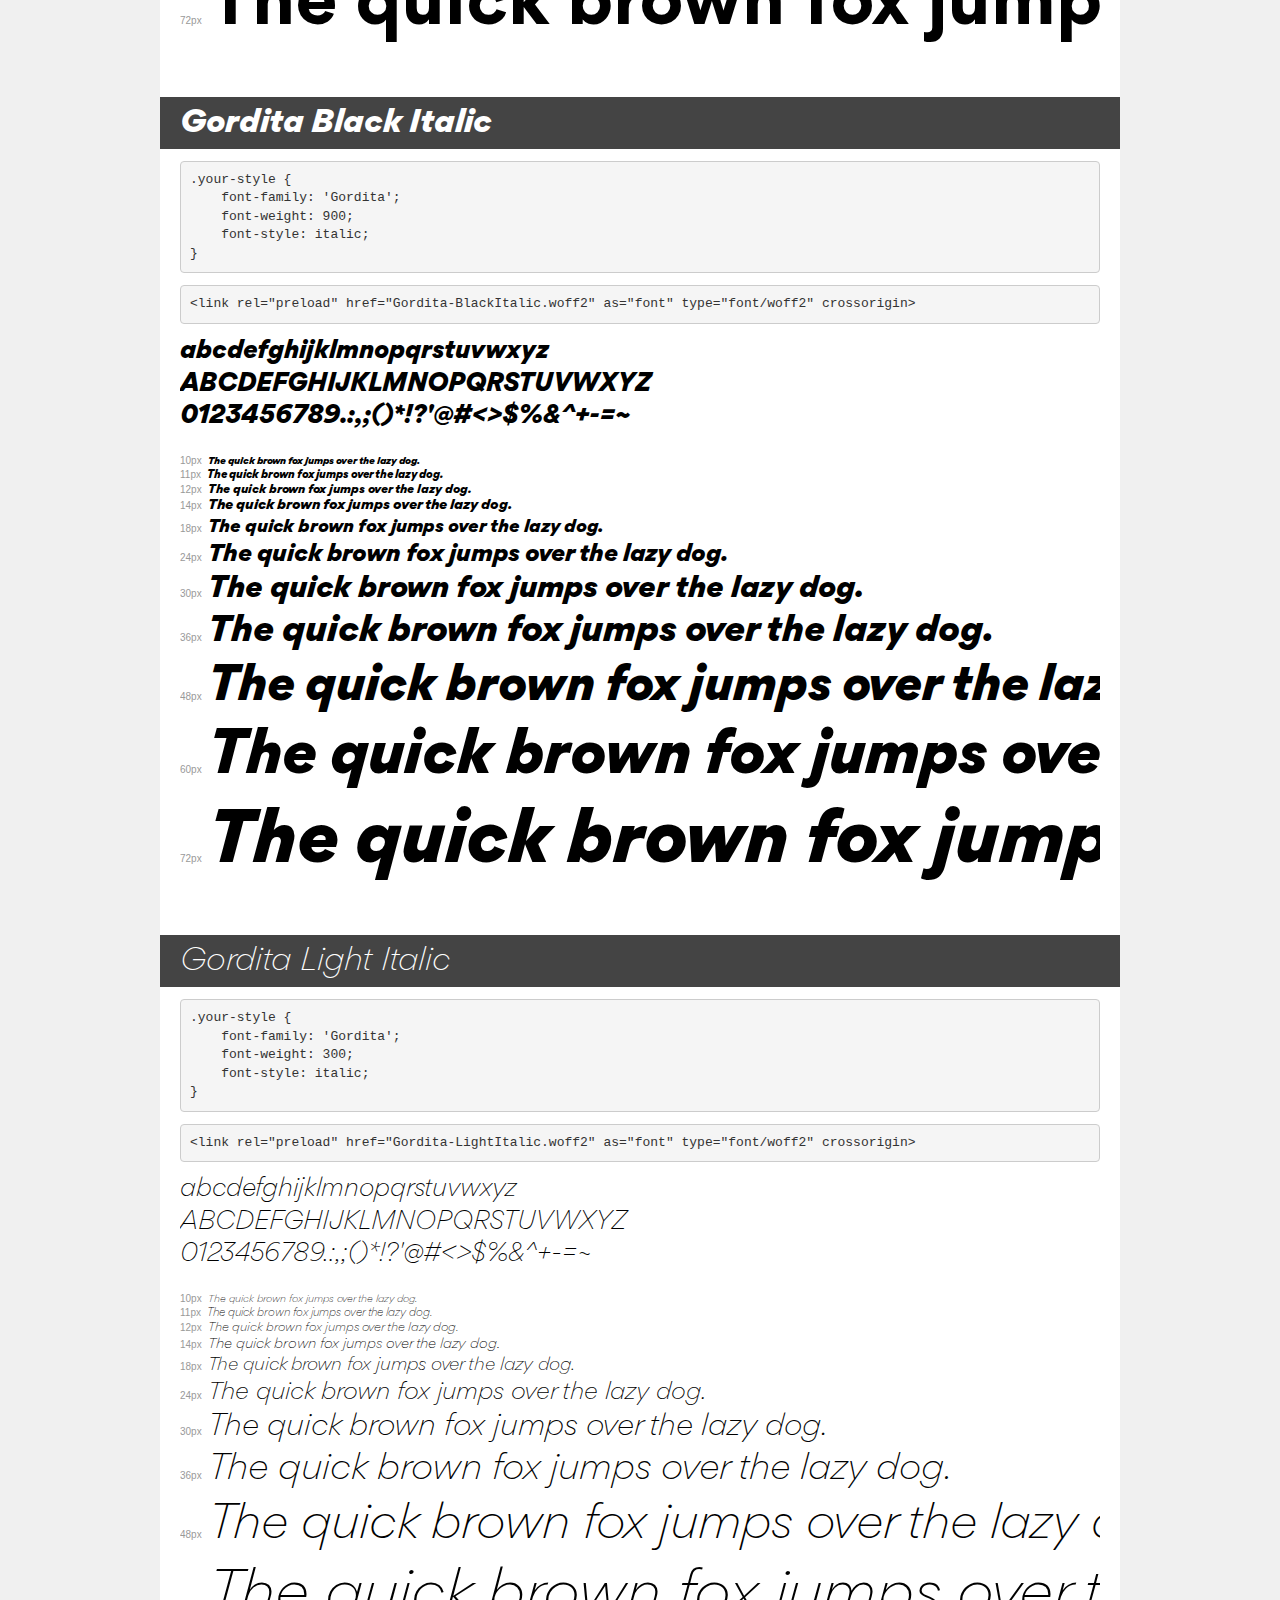
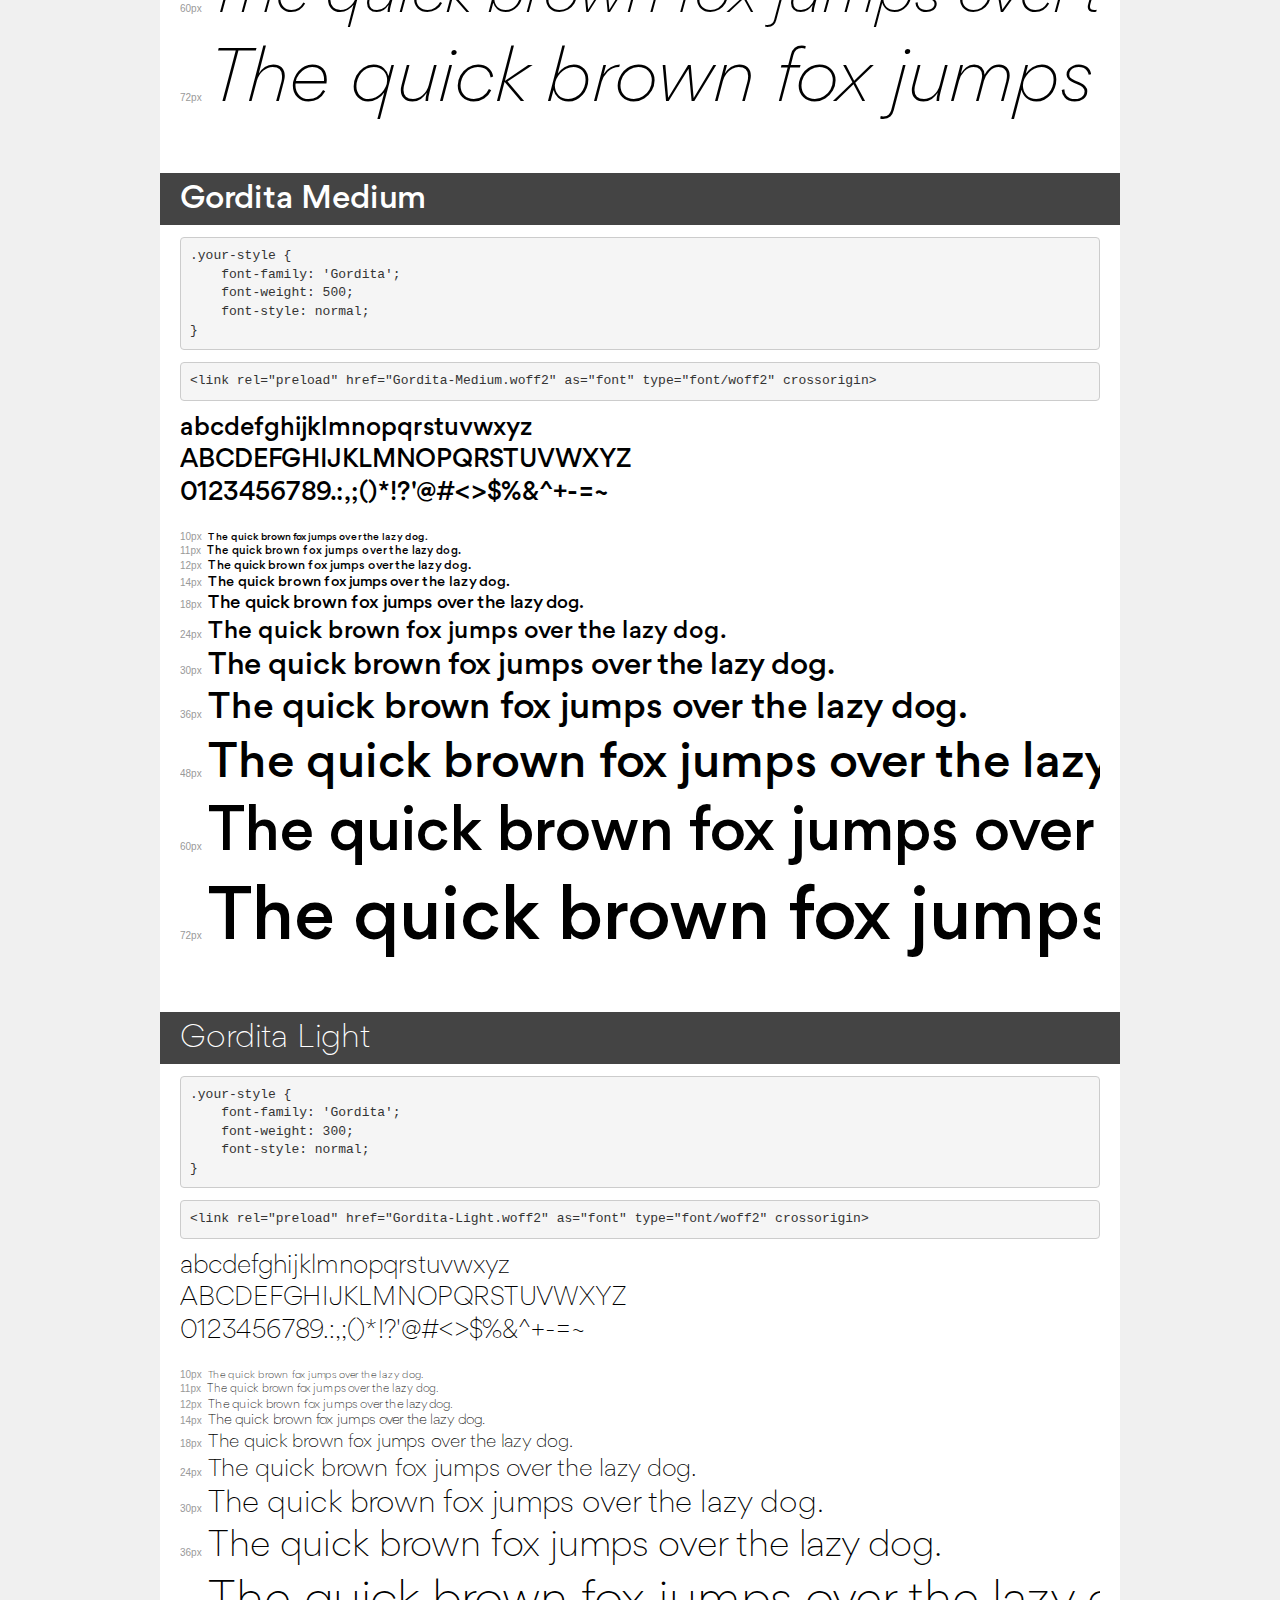
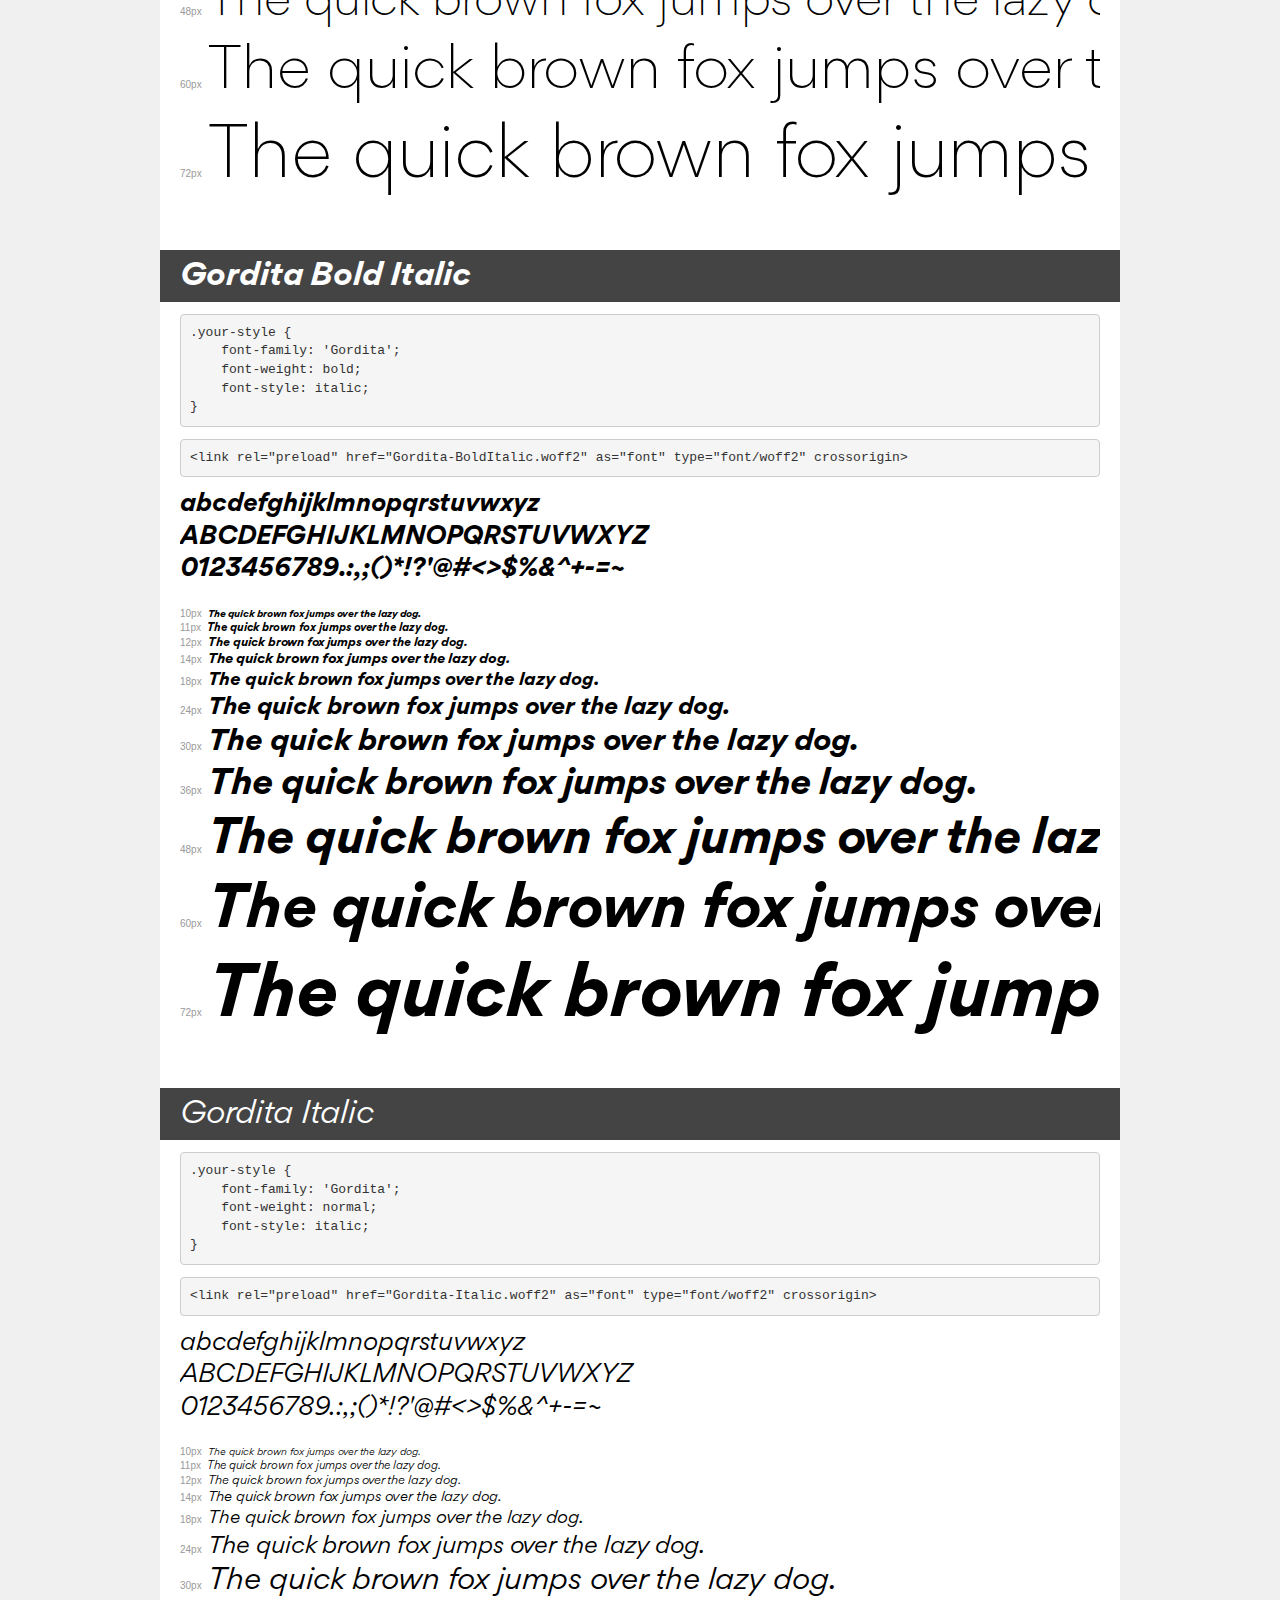
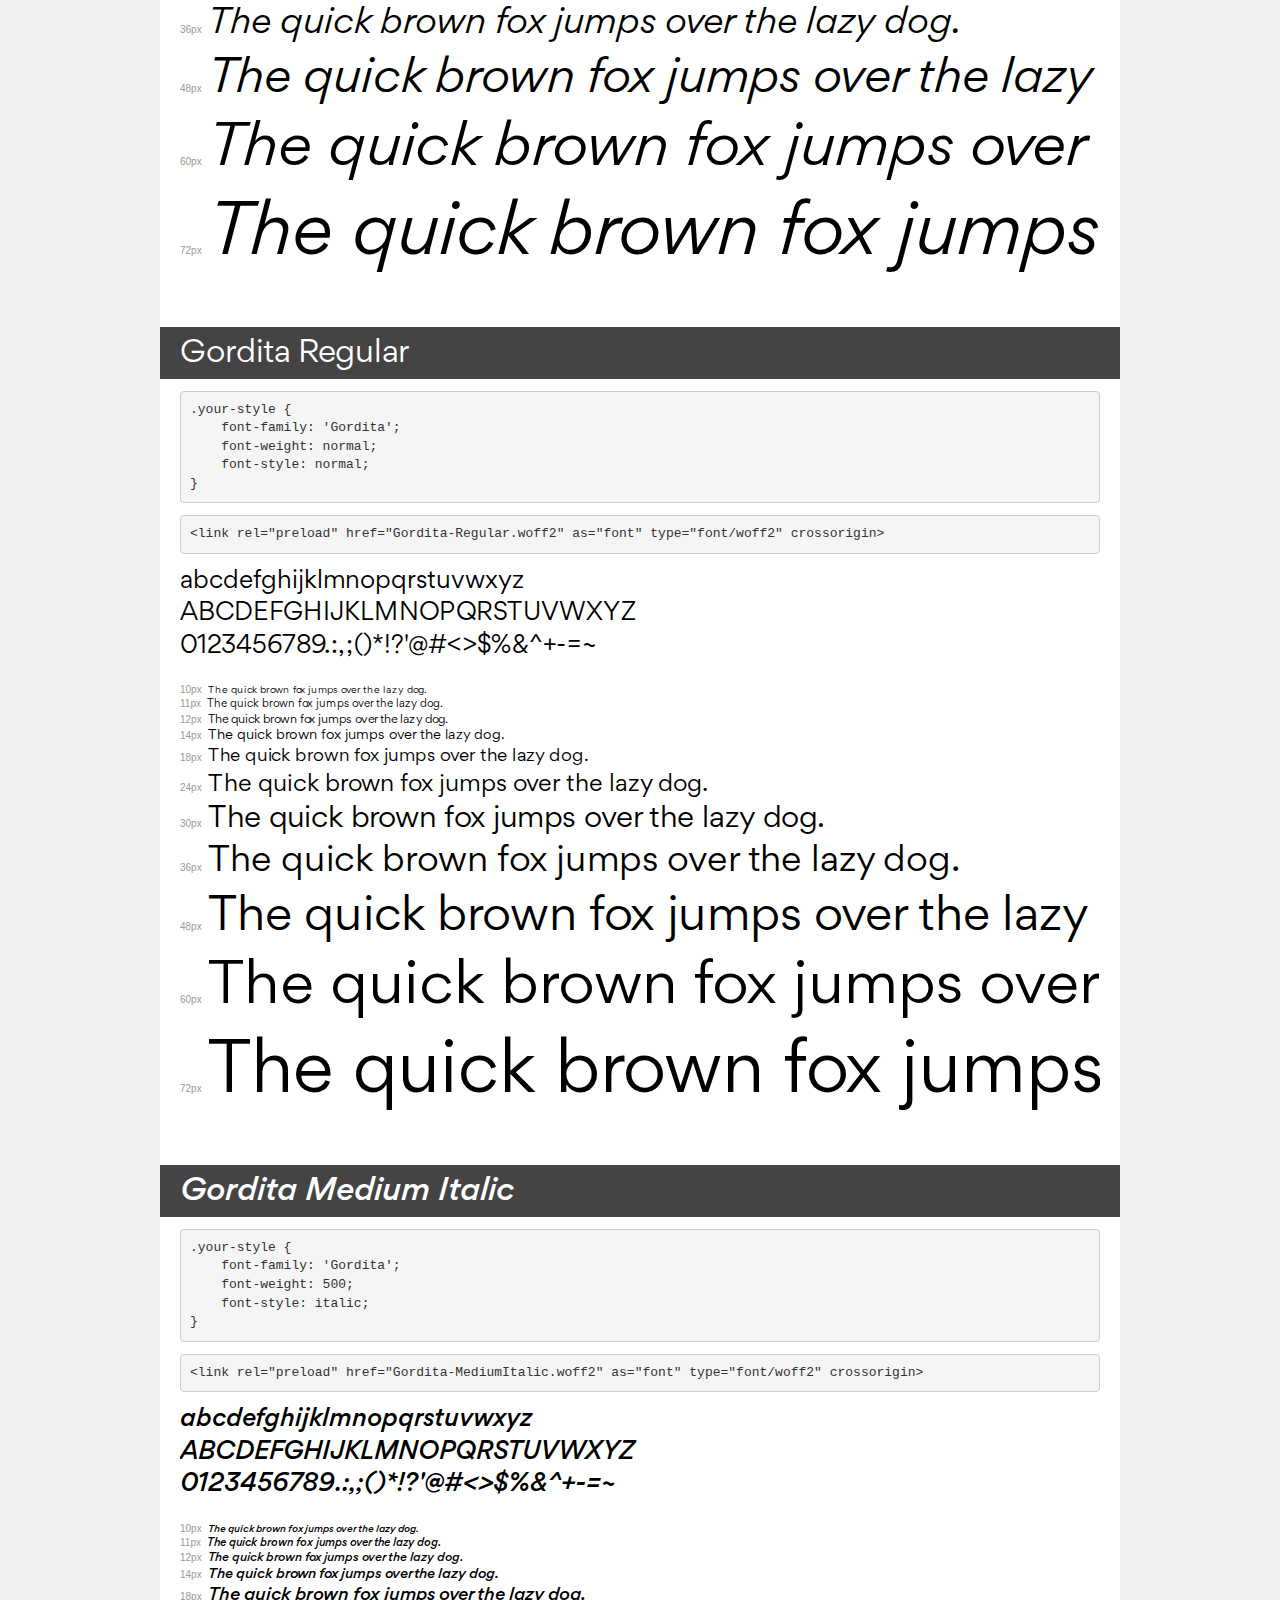
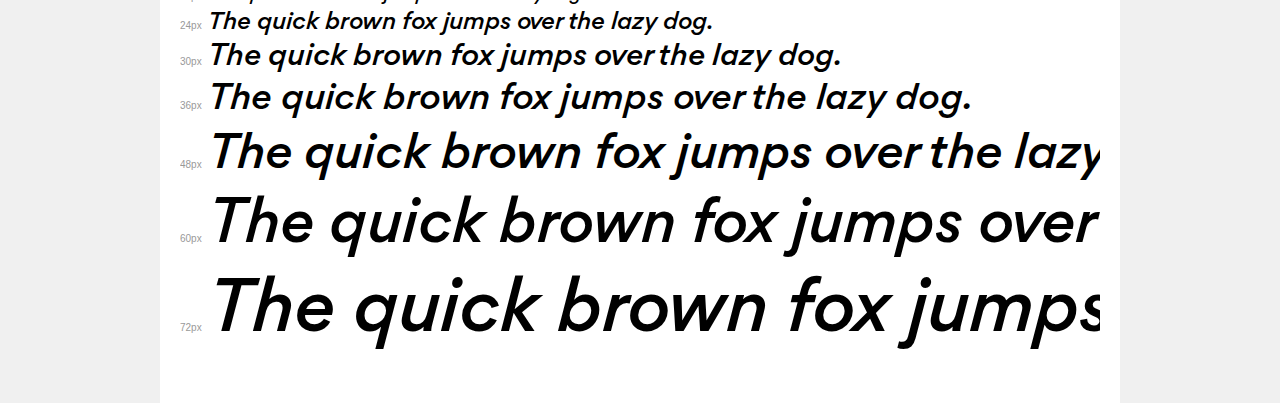
<file: assets/font/demo.html>
<!DOCTYPE html>
<html lang="en">
<head>
    <meta charset="utf-8">
    <meta http-equiv="X-UA-Compatible" content="IE=edge">
    <meta name="viewport" content="width=device-width, initial-scale=1">
    <meta name="robots" content="noindex, noarchive">
    <meta name="format-detection" content="telephone=no">
    <title>Transfonter demo</title>
    <link href="stylesheet.css" rel="stylesheet">
    <style>
        /*
        http://meyerweb.com/eric/tools/css/reset/
        v2.0 | 20110126
        License: none (public domain)
        */
        html, body, div, span, applet, object, iframe,
        h1, h2, h3, h4, h5, h6, p, blockquote, pre,
        a, abbr, acronym, address, big, cite, code,
        del, dfn, em, img, ins, kbd, q, s, samp,
        small, strike, strong, sub, sup, tt, var,
        b, u, i, center,
        dl, dt, dd, ol, ul, li,
        fieldset, form, label, legend,
        table, caption, tbody, tfoot, thead, tr, th, td,
        article, aside, canvas, details, embed,
        figure, figcaption, footer, header, hgroup,
        menu, nav, output, ruby, section, summary,
        time, mark, audio, video {
            margin: 0;
            padding: 0;
            border: 0;
            font-size: 100%;
            font: inherit;
            vertical-align: baseline;
        }
        /* HTML5 display-role reset for older browsers */
        article, aside, details, figcaption, figure,
        footer, header, hgroup, menu, nav, section {
            display: block;
        }
        body {
            line-height: 1;
        }
        ol, ul {
            list-style: none;
        }
        blockquote, q {
            quotes: none;
        }
        blockquote:before, blockquote:after,
        q:before, q:after {
            content: '';
            content: none;
        }
        table {
            border-collapse: collapse;
            border-spacing: 0;
        }
        /* demo styles */
        body {
            background: #f0f0f0;
            color: #000;
        }
        .page {
            background: #fff;
            width: 920px;
            margin: 0 auto;
            padding: 20px 20px 0 20px;
            overflow: hidden;
        }
        .font-container {
            overflow-x: auto;
            overflow-y: hidden;
            margin-bottom: 40px;
            line-height: 1.3;
            white-space: nowrap;
            padding-bottom: 5px;
        }
        h1 {
            position: relative;
            background: #444;
            font-size: 32px;
            color: #fff;
            padding: 10px 20px;
            margin: 0 -20px 12px -20px;
        }
        .letters {
            font-size: 25px;
            margin-bottom: 20px;
        }
        .s10:before {
            content: '10px';
        }
        .s11:before {
            content: '11px';
        }
        .s12:before {
            content: '12px';
        }
        .s14:before {
            content: '14px';
        }
        .s18:before {
            content: '18px';
        }
        .s24:before {
            content: '24px';
        }
        .s30:before {
            content: '30px';
        }
        .s36:before {
            content: '36px';
        }
        .s48:before {
            content: '48px';
        }
        .s60:before {
            content: '60px';
        }
        .s72:before {
            content: '72px';
        }
        .s10:before, .s11:before, .s12:before, .s14:before,
        .s18:before, .s24:before, .s30:before, .s36:before,
        .s48:before, .s60:before, .s72:before {
            font-family: Arial, sans-serif;
            font-size: 10px;
            font-weight: normal;
            font-style: normal;
            color: #999;
            padding-right: 6px;
        }
        pre {
            display: block;
            padding: 9px;
            margin: 0 0 12px;
            font-family: Monaco, Menlo, Consolas, "Courier New", monospace;
            font-size: 13px;
            line-height: 1.428571429;
            color: #333;
            font-weight: normal;
            font-style: normal;
            background-color: #f5f5f5;
            border: 1px solid #ccc;
            overflow-x: auto;
            border-radius: 4px;
        }
        /* responsive */
        @media (max-width: 959px) {
            .page {
                width: auto;
                margin: 0;
            }
        }
    </style>
</head>
<body>
<div class="page">
    <div class="demo">
        <h1 style="font-family: 'Gordita'; font-weight: 900; font-style: normal;">Gordita Black</h1>
        <pre title="Usage">.your-style {
    font-family: 'Gordita';
    font-weight: 900;
    font-style: normal;
}</pre>
        <pre title="Preload (optional)">
&lt;link rel=&quot;preload&quot; href=&quot;Gordita-Black.woff2&quot; as=&quot;font&quot; type=&quot;font/woff2&quot; crossorigin&gt;</pre>
        <div class="font-container" style="font-family: 'Gordita'; font-weight: 900; font-style: normal;">
            <p class="letters">
                abcdefghijklmnopqrstuvwxyz<br>
ABCDEFGHIJKLMNOPQRSTUVWXYZ<br>
                0123456789.:,;()*!?'@#&lt;&gt;$%&^+-=~
            </p>
            <p class="s10" style="font-size: 10px;">The quick brown fox jumps over the lazy dog.</p>
            <p class="s11" style="font-size: 11px;">The quick brown fox jumps over the lazy dog.</p>
            <p class="s12" style="font-size: 12px;">The quick brown fox jumps over the lazy dog.</p>
            <p class="s14" style="font-size: 14px;">The quick brown fox jumps over the lazy dog.</p>
            <p class="s18" style="font-size: 18px;">The quick brown fox jumps over the lazy dog.</p>
            <p class="s24" style="font-size: 24px;">The quick brown fox jumps over the lazy dog.</p>
            <p class="s30" style="font-size: 30px;">The quick brown fox jumps over the lazy dog.</p>
            <p class="s36" style="font-size: 36px;">The quick brown fox jumps over the lazy dog.</p>
            <p class="s48" style="font-size: 48px;">The quick brown fox jumps over the lazy dog.</p>
            <p class="s60" style="font-size: 60px;">The quick brown fox jumps over the lazy dog.</p>
            <p class="s72" style="font-size: 72px;">The quick brown fox jumps over the lazy dog.</p>
        </div>
    </div>

    <div class="demo">
        <h1 style="font-family: 'Gordita'; font-weight: bold; font-style: normal;">Gordita Bold</h1>
        <pre title="Usage">.your-style {
    font-family: 'Gordita';
    font-weight: bold;
    font-style: normal;
}</pre>
        <pre title="Preload (optional)">
&lt;link rel=&quot;preload&quot; href=&quot;Gordita-Bold.woff2&quot; as=&quot;font&quot; type=&quot;font/woff2&quot; crossorigin&gt;</pre>
        <div class="font-container" style="font-family: 'Gordita'; font-weight: bold; font-style: normal;">
            <p class="letters">
                abcdefghijklmnopqrstuvwxyz<br>
ABCDEFGHIJKLMNOPQRSTUVWXYZ<br>
                0123456789.:,;()*!?'@#&lt;&gt;$%&^+-=~
            </p>
            <p class="s10" style="font-size: 10px;">The quick brown fox jumps over the lazy dog.</p>
            <p class="s11" style="font-size: 11px;">The quick brown fox jumps over the lazy dog.</p>
            <p class="s12" style="font-size: 12px;">The quick brown fox jumps over the lazy dog.</p>
            <p class="s14" style="font-size: 14px;">The quick brown fox jumps over the lazy dog.</p>
            <p class="s18" style="font-size: 18px;">The quick brown fox jumps over the lazy dog.</p>
            <p class="s24" style="font-size: 24px;">The quick brown fox jumps over the lazy dog.</p>
            <p class="s30" style="font-size: 30px;">The quick brown fox jumps over the lazy dog.</p>
            <p class="s36" style="font-size: 36px;">The quick brown fox jumps over the lazy dog.</p>
            <p class="s48" style="font-size: 48px;">The quick brown fox jumps over the lazy dog.</p>
            <p class="s60" style="font-size: 60px;">The quick brown fox jumps over the lazy dog.</p>
            <p class="s72" style="font-size: 72px;">The quick brown fox jumps over the lazy dog.</p>
        </div>
    </div>

    <div class="demo">
        <h1 style="font-family: 'Gordita'; font-weight: 900; font-style: italic;">Gordita Black Italic</h1>
        <pre title="Usage">.your-style {
    font-family: 'Gordita';
    font-weight: 900;
    font-style: italic;
}</pre>
        <pre title="Preload (optional)">
&lt;link rel=&quot;preload&quot; href=&quot;Gordita-BlackItalic.woff2&quot; as=&quot;font&quot; type=&quot;font/woff2&quot; crossorigin&gt;</pre>
        <div class="font-container" style="font-family: 'Gordita'; font-weight: 900; font-style: italic;">
            <p class="letters">
                abcdefghijklmnopqrstuvwxyz<br>
ABCDEFGHIJKLMNOPQRSTUVWXYZ<br>
                0123456789.:,;()*!?'@#&lt;&gt;$%&^+-=~
            </p>
            <p class="s10" style="font-size: 10px;">The quick brown fox jumps over the lazy dog.</p>
            <p class="s11" style="font-size: 11px;">The quick brown fox jumps over the lazy dog.</p>
            <p class="s12" style="font-size: 12px;">The quick brown fox jumps over the lazy dog.</p>
            <p class="s14" style="font-size: 14px;">The quick brown fox jumps over the lazy dog.</p>
            <p class="s18" style="font-size: 18px;">The quick brown fox jumps over the lazy dog.</p>
            <p class="s24" style="font-size: 24px;">The quick brown fox jumps over the lazy dog.</p>
            <p class="s30" style="font-size: 30px;">The quick brown fox jumps over the lazy dog.</p>
            <p class="s36" style="font-size: 36px;">The quick brown fox jumps over the lazy dog.</p>
            <p class="s48" style="font-size: 48px;">The quick brown fox jumps over the lazy dog.</p>
            <p class="s60" style="font-size: 60px;">The quick brown fox jumps over the lazy dog.</p>
            <p class="s72" style="font-size: 72px;">The quick brown fox jumps over the lazy dog.</p>
        </div>
    </div>

    <div class="demo">
        <h1 style="font-family: 'Gordita'; font-weight: 300; font-style: italic;">Gordita Light Italic</h1>
        <pre title="Usage">.your-style {
    font-family: 'Gordita';
    font-weight: 300;
    font-style: italic;
}</pre>
        <pre title="Preload (optional)">
&lt;link rel=&quot;preload&quot; href=&quot;Gordita-LightItalic.woff2&quot; as=&quot;font&quot; type=&quot;font/woff2&quot; crossorigin&gt;</pre>
        <div class="font-container" style="font-family: 'Gordita'; font-weight: 300; font-style: italic;">
            <p class="letters">
                abcdefghijklmnopqrstuvwxyz<br>
ABCDEFGHIJKLMNOPQRSTUVWXYZ<br>
                0123456789.:,;()*!?'@#&lt;&gt;$%&^+-=~
            </p>
            <p class="s10" style="font-size: 10px;">The quick brown fox jumps over the lazy dog.</p>
            <p class="s11" style="font-size: 11px;">The quick brown fox jumps over the lazy dog.</p>
            <p class="s12" style="font-size: 12px;">The quick brown fox jumps over the lazy dog.</p>
            <p class="s14" style="font-size: 14px;">The quick brown fox jumps over the lazy dog.</p>
            <p class="s18" style="font-size: 18px;">The quick brown fox jumps over the lazy dog.</p>
            <p class="s24" style="font-size: 24px;">The quick brown fox jumps over the lazy dog.</p>
            <p class="s30" style="font-size: 30px;">The quick brown fox jumps over the lazy dog.</p>
            <p class="s36" style="font-size: 36px;">The quick brown fox jumps over the lazy dog.</p>
            <p class="s48" style="font-size: 48px;">The quick brown fox jumps over the lazy dog.</p>
            <p class="s60" style="font-size: 60px;">The quick brown fox jumps over the lazy dog.</p>
            <p class="s72" style="font-size: 72px;">The quick brown fox jumps over the lazy dog.</p>
        </div>
    </div>

    <div class="demo">
        <h1 style="font-family: 'Gordita'; font-weight: 500; font-style: normal;">Gordita Medium</h1>
        <pre title="Usage">.your-style {
    font-family: 'Gordita';
    font-weight: 500;
    font-style: normal;
}</pre>
        <pre title="Preload (optional)">
&lt;link rel=&quot;preload&quot; href=&quot;Gordita-Medium.woff2&quot; as=&quot;font&quot; type=&quot;font/woff2&quot; crossorigin&gt;</pre>
        <div class="font-container" style="font-family: 'Gordita'; font-weight: 500; font-style: normal;">
            <p class="letters">
                abcdefghijklmnopqrstuvwxyz<br>
ABCDEFGHIJKLMNOPQRSTUVWXYZ<br>
                0123456789.:,;()*!?'@#&lt;&gt;$%&^+-=~
            </p>
            <p class="s10" style="font-size: 10px;">The quick brown fox jumps over the lazy dog.</p>
            <p class="s11" style="font-size: 11px;">The quick brown fox jumps over the lazy dog.</p>
            <p class="s12" style="font-size: 12px;">The quick brown fox jumps over the lazy dog.</p>
            <p class="s14" style="font-size: 14px;">The quick brown fox jumps over the lazy dog.</p>
            <p class="s18" style="font-size: 18px;">The quick brown fox jumps over the lazy dog.</p>
            <p class="s24" style="font-size: 24px;">The quick brown fox jumps over the lazy dog.</p>
            <p class="s30" style="font-size: 30px;">The quick brown fox jumps over the lazy dog.</p>
            <p class="s36" style="font-size: 36px;">The quick brown fox jumps over the lazy dog.</p>
            <p class="s48" style="font-size: 48px;">The quick brown fox jumps over the lazy dog.</p>
            <p class="s60" style="font-size: 60px;">The quick brown fox jumps over the lazy dog.</p>
            <p class="s72" style="font-size: 72px;">The quick brown fox jumps over the lazy dog.</p>
        </div>
    </div>

    <div class="demo">
        <h1 style="font-family: 'Gordita'; font-weight: 300; font-style: normal;">Gordita Light</h1>
        <pre title="Usage">.your-style {
    font-family: 'Gordita';
    font-weight: 300;
    font-style: normal;
}</pre>
        <pre title="Preload (optional)">
&lt;link rel=&quot;preload&quot; href=&quot;Gordita-Light.woff2&quot; as=&quot;font&quot; type=&quot;font/woff2&quot; crossorigin&gt;</pre>
        <div class="font-container" style="font-family: 'Gordita'; font-weight: 300; font-style: normal;">
            <p class="letters">
                abcdefghijklmnopqrstuvwxyz<br>
ABCDEFGHIJKLMNOPQRSTUVWXYZ<br>
                0123456789.:,;()*!?'@#&lt;&gt;$%&^+-=~
            </p>
            <p class="s10" style="font-size: 10px;">The quick brown fox jumps over the lazy dog.</p>
            <p class="s11" style="font-size: 11px;">The quick brown fox jumps over the lazy dog.</p>
            <p class="s12" style="font-size: 12px;">The quick brown fox jumps over the lazy dog.</p>
            <p class="s14" style="font-size: 14px;">The quick brown fox jumps over the lazy dog.</p>
            <p class="s18" style="font-size: 18px;">The quick brown fox jumps over the lazy dog.</p>
            <p class="s24" style="font-size: 24px;">The quick brown fox jumps over the lazy dog.</p>
            <p class="s30" style="font-size: 30px;">The quick brown fox jumps over the lazy dog.</p>
            <p class="s36" style="font-size: 36px;">The quick brown fox jumps over the lazy dog.</p>
            <p class="s48" style="font-size: 48px;">The quick brown fox jumps over the lazy dog.</p>
            <p class="s60" style="font-size: 60px;">The quick brown fox jumps over the lazy dog.</p>
            <p class="s72" style="font-size: 72px;">The quick brown fox jumps over the lazy dog.</p>
        </div>
    </div>

    <div class="demo">
        <h1 style="font-family: 'Gordita'; font-weight: bold; font-style: italic;">Gordita Bold Italic</h1>
        <pre title="Usage">.your-style {
    font-family: 'Gordita';
    font-weight: bold;
    font-style: italic;
}</pre>
        <pre title="Preload (optional)">
&lt;link rel=&quot;preload&quot; href=&quot;Gordita-BoldItalic.woff2&quot; as=&quot;font&quot; type=&quot;font/woff2&quot; crossorigin&gt;</pre>
        <div class="font-container" style="font-family: 'Gordita'; font-weight: bold; font-style: italic;">
            <p class="letters">
                abcdefghijklmnopqrstuvwxyz<br>
ABCDEFGHIJKLMNOPQRSTUVWXYZ<br>
                0123456789.:,;()*!?'@#&lt;&gt;$%&^+-=~
            </p>
            <p class="s10" style="font-size: 10px;">The quick brown fox jumps over the lazy dog.</p>
            <p class="s11" style="font-size: 11px;">The quick brown fox jumps over the lazy dog.</p>
            <p class="s12" style="font-size: 12px;">The quick brown fox jumps over the lazy dog.</p>
            <p class="s14" style="font-size: 14px;">The quick brown fox jumps over the lazy dog.</p>
            <p class="s18" style="font-size: 18px;">The quick brown fox jumps over the lazy dog.</p>
            <p class="s24" style="font-size: 24px;">The quick brown fox jumps over the lazy dog.</p>
            <p class="s30" style="font-size: 30px;">The quick brown fox jumps over the lazy dog.</p>
            <p class="s36" style="font-size: 36px;">The quick brown fox jumps over the lazy dog.</p>
            <p class="s48" style="font-size: 48px;">The quick brown fox jumps over the lazy dog.</p>
            <p class="s60" style="font-size: 60px;">The quick brown fox jumps over the lazy dog.</p>
            <p class="s72" style="font-size: 72px;">The quick brown fox jumps over the lazy dog.</p>
        </div>
    </div>

    <div class="demo">
        <h1 style="font-family: 'Gordita'; font-weight: normal; font-style: italic;">Gordita Italic</h1>
        <pre title="Usage">.your-style {
    font-family: 'Gordita';
    font-weight: normal;
    font-style: italic;
}</pre>
        <pre title="Preload (optional)">
&lt;link rel=&quot;preload&quot; href=&quot;Gordita-Italic.woff2&quot; as=&quot;font&quot; type=&quot;font/woff2&quot; crossorigin&gt;</pre>
        <div class="font-container" style="font-family: 'Gordita'; font-weight: normal; font-style: italic;">
            <p class="letters">
                abcdefghijklmnopqrstuvwxyz<br>
ABCDEFGHIJKLMNOPQRSTUVWXYZ<br>
                0123456789.:,;()*!?'@#&lt;&gt;$%&^+-=~
            </p>
            <p class="s10" style="font-size: 10px;">The quick brown fox jumps over the lazy dog.</p>
            <p class="s11" style="font-size: 11px;">The quick brown fox jumps over the lazy dog.</p>
            <p class="s12" style="font-size: 12px;">The quick brown fox jumps over the lazy dog.</p>
            <p class="s14" style="font-size: 14px;">The quick brown fox jumps over the lazy dog.</p>
            <p class="s18" style="font-size: 18px;">The quick brown fox jumps over the lazy dog.</p>
            <p class="s24" style="font-size: 24px;">The quick brown fox jumps over the lazy dog.</p>
            <p class="s30" style="font-size: 30px;">The quick brown fox jumps over the lazy dog.</p>
            <p class="s36" style="font-size: 36px;">The quick brown fox jumps over the lazy dog.</p>
            <p class="s48" style="font-size: 48px;">The quick brown fox jumps over the lazy dog.</p>
            <p class="s60" style="font-size: 60px;">The quick brown fox jumps over the lazy dog.</p>
            <p class="s72" style="font-size: 72px;">The quick brown fox jumps over the lazy dog.</p>
        </div>
    </div>

    <div class="demo">
        <h1 style="font-family: 'Gordita'; font-weight: normal; font-style: normal;">Gordita Regular</h1>
        <pre title="Usage">.your-style {
    font-family: 'Gordita';
    font-weight: normal;
    font-style: normal;
}</pre>
        <pre title="Preload (optional)">
&lt;link rel=&quot;preload&quot; href=&quot;Gordita-Regular.woff2&quot; as=&quot;font&quot; type=&quot;font/woff2&quot; crossorigin&gt;</pre>
        <div class="font-container" style="font-family: 'Gordita'; font-weight: normal; font-style: normal;">
            <p class="letters">
                abcdefghijklmnopqrstuvwxyz<br>
ABCDEFGHIJKLMNOPQRSTUVWXYZ<br>
                0123456789.:,;()*!?'@#&lt;&gt;$%&^+-=~
            </p>
            <p class="s10" style="font-size: 10px;">The quick brown fox jumps over the lazy dog.</p>
            <p class="s11" style="font-size: 11px;">The quick brown fox jumps over the lazy dog.</p>
            <p class="s12" style="font-size: 12px;">The quick brown fox jumps over the lazy dog.</p>
            <p class="s14" style="font-size: 14px;">The quick brown fox jumps over the lazy dog.</p>
            <p class="s18" style="font-size: 18px;">The quick brown fox jumps over the lazy dog.</p>
            <p class="s24" style="font-size: 24px;">The quick brown fox jumps over the lazy dog.</p>
            <p class="s30" style="font-size: 30px;">The quick brown fox jumps over the lazy dog.</p>
            <p class="s36" style="font-size: 36px;">The quick brown fox jumps over the lazy dog.</p>
            <p class="s48" style="font-size: 48px;">The quick brown fox jumps over the lazy dog.</p>
            <p class="s60" style="font-size: 60px;">The quick brown fox jumps over the lazy dog.</p>
            <p class="s72" style="font-size: 72px;">The quick brown fox jumps over the lazy dog.</p>
        </div>
    </div>

    <div class="demo">
        <h1 style="font-family: 'Gordita'; font-weight: 500; font-style: italic;">Gordita Medium Italic</h1>
        <pre title="Usage">.your-style {
    font-family: 'Gordita';
    font-weight: 500;
    font-style: italic;
}</pre>
        <pre title="Preload (optional)">
&lt;link rel=&quot;preload&quot; href=&quot;Gordita-MediumItalic.woff2&quot; as=&quot;font&quot; type=&quot;font/woff2&quot; crossorigin&gt;</pre>
        <div class="font-container" style="font-family: 'Gordita'; font-weight: 500; font-style: italic;">
            <p class="letters">
                abcdefghijklmnopqrstuvwxyz<br>
ABCDEFGHIJKLMNOPQRSTUVWXYZ<br>
                0123456789.:,;()*!?'@#&lt;&gt;$%&^+-=~
            </p>
            <p class="s10" style="font-size: 10px;">The quick brown fox jumps over the lazy dog.</p>
            <p class="s11" style="font-size: 11px;">The quick brown fox jumps over the lazy dog.</p>
            <p class="s12" style="font-size: 12px;">The quick brown fox jumps over the lazy dog.</p>
            <p class="s14" style="font-size: 14px;">The quick brown fox jumps over the lazy dog.</p>
            <p class="s18" style="font-size: 18px;">The quick brown fox jumps over the lazy dog.</p>
            <p class="s24" style="font-size: 24px;">The quick brown fox jumps over the lazy dog.</p>
            <p class="s30" style="font-size: 30px;">The quick brown fox jumps over the lazy dog.</p>
            <p class="s36" style="font-size: 36px;">The quick brown fox jumps over the lazy dog.</p>
            <p class="s48" style="font-size: 48px;">The quick brown fox jumps over the lazy dog.</p>
            <p class="s60" style="font-size: 60px;">The quick brown fox jumps over the lazy dog.</p>
            <p class="s72" style="font-size: 72px;">The quick brown fox jumps over the lazy dog.</p>
        </div>
    </div>

</div>
</body>
</html>
</file>
<file: assets/font/stylesheet.css>
@font-face {
    font-family: 'Gordita';
    src: url('Gordita-Black.woff2') format('woff2'),
        url('Gordita-Black.woff') format('woff');
    font-weight: 900;
    font-style: normal;
    font-display: swap;
}

@font-face {
    font-family: 'Gordita';
    src: url('Gordita-Bold.woff2') format('woff2'),
        url('Gordita-Bold.woff') format('woff');
    font-weight: bold;
    font-style: normal;
    font-display: swap;
}

@font-face {
    font-family: 'Gordita';
    src: url('Gordita-BlackItalic.woff2') format('woff2'),
        url('Gordita-BlackItalic.woff') format('woff');
    font-weight: 900;
    font-style: italic;
    font-display: swap;
}

@font-face {
    font-family: 'Gordita';
    src: url('Gordita-LightItalic.woff2') format('woff2'),
        url('Gordita-LightItalic.woff') format('woff');
    font-weight: 300;
    font-style: italic;
    font-display: swap;
}

@font-face {
    font-family: 'Gordita';
    src: url('Gordita-Medium.woff2') format('woff2'),
        url('Gordita-Medium.woff') format('woff');
    font-weight: 500;
    font-style: normal;
    font-display: swap;
}

@font-face {
    font-family: 'Gordita';
    src: url('Gordita-Light.woff2') format('woff2'),
        url('Gordita-Light.woff') format('woff');
    font-weight: 300;
    font-style: normal;
    font-display: swap;
}

@font-face {
    font-family: 'Gordita';
    src: url('Gordita-BoldItalic.woff2') format('woff2'),
        url('Gordita-BoldItalic.woff') format('woff');
    font-weight: bold;
    font-style: italic;
    font-display: swap;
}

@font-face {
    font-family: 'Gordita';
    src: url('Gordita-Italic.woff2') format('woff2'),
        url('Gordita-Italic.woff') format('woff');
    font-weight: normal;
    font-style: italic;
    font-display: swap;
}

@font-face {
    font-family: 'Gordita';
    src: url('Gordita-Regular.woff2') format('woff2'),
        url('Gordita-Regular.woff') format('woff');
    font-weight: normal;
    font-style: normal;
    font-display: swap;
}

@font-face {
    font-family: 'Gordita';
    src: url('Gordita-MediumItalic.woff2') format('woff2'),
        url('Gordita-MediumItalic.woff') format('woff');
    font-weight: 500;
    font-style: italic;
    font-display: swap;
}
</file>
<file: assets/css/main.css>
/* http://meyerweb.com/eric/tools/css/reset/ 
   v2.0 | 20110126
   License: none (public domain)
*/
html,
body,
div,
span,
applet,
object,
iframe,
h1,
h2,
h3,
h4,
h5,
h6,
p,
blockquote,
pre,
a,
abbr,
acronym,
address,
big,
cite,
code,
del,
dfn,
em,
img,
ins,
kbd,
q,
s,
samp,
small,
strike,
strong,
sub,
sup,
tt,
var,
b,
u,
i,
center,
dl,
dt,
dd,
ol,
ul,
li,
fieldset,
form,
label,
legend,
table,
caption,
tbody,
tfoot,
thead,
tr,
th,
td,
article,
aside,
canvas,
details,
embed,
figure,
figcaption,
footer,
header,
hgroup,
menu,
nav,
output,
ruby,
section,
summary,
time,
mark,
audio,
video {
  margin: 0;
  padding: 0;
  border: 0;
  font-size: 100%;
  font: inherit;
  vertical-align: baseline;
}

/* HTML5 display-role reset for older browsers */
article,
aside,
details,
figcaption,
figure,
footer,
header,
hgroup,
menu,
nav,
section {
  display: block;
}

body {
  line-height: 1;
}

ol,
ul {
  list-style: none;
}

blockquote,
q {
  quotes: none;
}

blockquote:before,
blockquote:after,
q:before,
q:after {
  content: "";
  content: none;
}

table {
  border-collapse: collapse;
  border-spacing: 0;
}

*,
::before,
::after {
  box-sizing: border-box;
}

* {
  -webkit-tap-highlight-color: transparent;
}

html {
  font-size: 62.5%;
}

body {
  font-size: 1.6rem;
  font-family: Gordita, sans-serif;
  color: var(--text-color);
  background: var(--body-bg);
}

a {
  color: inherit;
  text-decoration: none;
}

button {
  border: none;
  outline: none;
  background: transparent;
  padding: 0;
  cursor: pointer;
}

a,
img,
button,
input,
label,
textarea,
select {
  padding: 0;
  font-family: inherit;
  color: inherit;
  outline: none;
  border: none;
}

textarea,
input {
  background: transparent;
}

input:-webkit-autofill,
input:-webkit-autofill:focus,
input:-webkit-autofill:active,
input:-webkit-autofill:hover {
  transition: background-color 1s 9999s;
  -webkit-text-fill-color: var(--text-color);
  caret-color: var(--text-color);
}

.icon {
  filter: var(--icon-color);
}

@media (max-width: 575.98px) {
  .container {
    padding-left: 20px !important;
    padding-right: 20px !important;
  }
}

i,
em {
  font-style: italic;
}

b,
strong {
  font-weight: 600;
}

.row > *, .container-fluid, .container {
  padding-left: calc(var(--grid-gutter-x) * 0.5);
  padding-right: calc(var(--grid-gutter-x) * 0.5);
}

.container-fluid, .container {
  --grid-gutter-x: 30px;
  --grid-gutter-y: 0;
  width: 100%;
  margin-left: auto;
  margin-right: auto;
}

.container {
  width: 1370px;
}

.row {
  display: flex;
  flex-wrap: wrap;
  margin-top: calc(var(--grid-gutter-y) * -1);
  margin-left: calc(var(--grid-gutter-x) * 0.5 * -1);
  margin-right: calc(var(--grid-gutter-x) * 0.5 * -1);
}
.row > * {
  margin-top: var(--grid-gutter-y);
}

.col {
  flex: 1 0;
}

.row-cols-1 > * {
  flex: 0 0 auto;
  width: 100%;
}

.row-cols-2 > * {
  flex: 0 0 auto;
  width: 50%;
}

.row-cols-3 > * {
  flex: 0 0 auto;
  width: 33.3333333333%;
}

.row-cols-4 > * {
  flex: 0 0 auto;
  width: 25%;
}

.row-cols-5 > * {
  flex: 0 0 auto;
  width: 20%;
}

.row-cols-6 > * {
  flex: 0 0 auto;
  width: 16.6666666667%;
}

.col-1 {
  flex: 0 0 auto;
  width: 8.3333333333%;
}

.col-2 {
  flex: 0 0 auto;
  width: 16.6666666667%;
}

.col-3 {
  flex: 0 0 auto;
  width: 25%;
}

.col-4 {
  flex: 0 0 auto;
  width: 33.3333333333%;
}

.col-5 {
  flex: 0 0 auto;
  width: 41.6666666667%;
}

.col-6 {
  flex: 0 0 auto;
  width: 50%;
}

.col-7 {
  flex: 0 0 auto;
  width: 58.3333333333%;
}

.col-8 {
  flex: 0 0 auto;
  width: 66.6666666667%;
}

.col-9 {
  flex: 0 0 auto;
  width: 75%;
}

.col-10 {
  flex: 0 0 auto;
  width: 83.3333333333%;
}

.col-11 {
  flex: 0 0 auto;
  width: 91.6666666667%;
}

.col-12 {
  flex: 0 0 auto;
  width: 100%;
}

.offset-0 {
  margin-left: 0;
}

.offset-1 {
  margin-left: 8.3333333333%;
}

.offset-2 {
  margin-left: 16.6666666667%;
}

.offset-3 {
  margin-left: 25%;
}

.offset-4 {
  margin-left: 33.3333333333%;
}

.offset-5 {
  margin-left: 41.6666666667%;
}

.offset-6 {
  margin-left: 50%;
}

.offset-7 {
  margin-left: 58.3333333333%;
}

.offset-8 {
  margin-left: 66.6666666667%;
}

.offset-9 {
  margin-left: 75%;
}

.offset-10 {
  margin-left: 83.3333333333%;
}

.offset-11 {
  margin-left: 91.6666666667%;
}

.g-0,
.gx-0 {
  --grid-gutter-x: 0px;
}

.g-0,
.gy-0 {
  --grid-gutter-y: 0px;
}

.g-1,
.gx-1 {
  --grid-gutter-x: 7.5px;
}

.g-1,
.gy-1 {
  --grid-gutter-y: 7.5px;
}

.g-2,
.gx-2 {
  --grid-gutter-x: 15px;
}

.g-2,
.gy-2 {
  --grid-gutter-y: 15px;
}

.g-3,
.gx-3 {
  --grid-gutter-x: 30px;
}

.g-3,
.gy-3 {
  --grid-gutter-y: 30px;
}

.g-4,
.gx-4 {
  --grid-gutter-x: 45px;
}

.g-4,
.gy-4 {
  --grid-gutter-y: 45px;
}

.g-5,
.gx-5 {
  --grid-gutter-x: 90px;
}

.g-5,
.gy-5 {
  --grid-gutter-y: 90px;
}

@media (max-width: 1399.98px) {
  .container {
    max-width: 1140px;
  }
  .row-cols-xxl-1 > * {
    flex: 0 0 auto;
    width: 100%;
  }
  .row-cols-xxl-2 > * {
    flex: 0 0 auto;
    width: 50%;
  }
  .row-cols-xxl-3 > * {
    flex: 0 0 auto;
    width: 33.3333333333%;
  }
  .row-cols-xxl-4 > * {
    flex: 0 0 auto;
    width: 25%;
  }
  .row-cols-xxl-5 > * {
    flex: 0 0 auto;
    width: 20%;
  }
  .row-cols-xxl-6 > * {
    flex: 0 0 auto;
    width: 16.6666666667%;
  }
  .col-xxl-1 {
    flex: 0 0 auto;
    width: 8.3333333333%;
  }
  .col-xxl-2 {
    flex: 0 0 auto;
    width: 16.6666666667%;
  }
  .col-xxl-3 {
    flex: 0 0 auto;
    width: 25%;
  }
  .col-xxl-4 {
    flex: 0 0 auto;
    width: 33.3333333333%;
  }
  .col-xxl-5 {
    flex: 0 0 auto;
    width: 41.6666666667%;
  }
  .col-xxl-6 {
    flex: 0 0 auto;
    width: 50%;
  }
  .col-xxl-7 {
    flex: 0 0 auto;
    width: 58.3333333333%;
  }
  .col-xxl-8 {
    flex: 0 0 auto;
    width: 66.6666666667%;
  }
  .col-xxl-9 {
    flex: 0 0 auto;
    width: 75%;
  }
  .col-xxl-10 {
    flex: 0 0 auto;
    width: 83.3333333333%;
  }
  .col-xxl-11 {
    flex: 0 0 auto;
    width: 91.6666666667%;
  }
  .col-xxl-12 {
    flex: 0 0 auto;
    width: 100%;
  }
  .offset-xxl-0 {
    margin-left: 0;
  }
  .offset-xxl-1 {
    margin-left: 8.3333333333%;
  }
  .offset-xxl-2 {
    margin-left: 16.6666666667%;
  }
  .offset-xxl-3 {
    margin-left: 25%;
  }
  .offset-xxl-4 {
    margin-left: 33.3333333333%;
  }
  .offset-xxl-5 {
    margin-left: 41.6666666667%;
  }
  .offset-xxl-6 {
    margin-left: 50%;
  }
  .offset-xxl-7 {
    margin-left: 58.3333333333%;
  }
  .offset-xxl-8 {
    margin-left: 66.6666666667%;
  }
  .offset-xxl-9 {
    margin-left: 75%;
  }
  .offset-xxl-10 {
    margin-left: 83.3333333333%;
  }
  .offset-xxl-11 {
    margin-left: 91.6666666667%;
  }
  .g-xxl-0,
  .gx-xxl-0 {
    --grid-gutter-x: 0px;
  }
  .g-xxl-0,
  .gy-xxl-0 {
    --grid-gutter-y: 0px;
  }
  .g-xxl-1,
  .gx-xxl-1 {
    --grid-gutter-x: 7.5px;
  }
  .g-xxl-1,
  .gy-xxl-1 {
    --grid-gutter-y: 7.5px;
  }
  .g-xxl-2,
  .gx-xxl-2 {
    --grid-gutter-x: 15px;
  }
  .g-xxl-2,
  .gy-xxl-2 {
    --grid-gutter-y: 15px;
  }
  .g-xxl-3,
  .gx-xxl-3 {
    --grid-gutter-x: 30px;
  }
  .g-xxl-3,
  .gy-xxl-3 {
    --grid-gutter-y: 30px;
  }
  .g-xxl-4,
  .gx-xxl-4 {
    --grid-gutter-x: 45px;
  }
  .g-xxl-4,
  .gy-xxl-4 {
    --grid-gutter-y: 45px;
  }
  .g-xxl-5,
  .gx-xxl-5 {
    --grid-gutter-x: 90px;
  }
  .g-xxl-5,
  .gy-xxl-5 {
    --grid-gutter-y: 90px;
  }
}
@media (max-width: 1199.98px) {
  .container {
    max-width: 960px;
  }
  .row-cols-xl-1 > * {
    flex: 0 0 auto;
    width: 100%;
  }
  .row-cols-xl-2 > * {
    flex: 0 0 auto;
    width: 50%;
  }
  .row-cols-xl-3 > * {
    flex: 0 0 auto;
    width: 33.3333333333%;
  }
  .row-cols-xl-4 > * {
    flex: 0 0 auto;
    width: 25%;
  }
  .row-cols-xl-5 > * {
    flex: 0 0 auto;
    width: 20%;
  }
  .row-cols-xl-6 > * {
    flex: 0 0 auto;
    width: 16.6666666667%;
  }
  .col-xl-1 {
    flex: 0 0 auto;
    width: 8.3333333333%;
  }
  .col-xl-2 {
    flex: 0 0 auto;
    width: 16.6666666667%;
  }
  .col-xl-3 {
    flex: 0 0 auto;
    width: 25%;
  }
  .col-xl-4 {
    flex: 0 0 auto;
    width: 33.3333333333%;
  }
  .col-xl-5 {
    flex: 0 0 auto;
    width: 41.6666666667%;
  }
  .col-xl-6 {
    flex: 0 0 auto;
    width: 50%;
  }
  .col-xl-7 {
    flex: 0 0 auto;
    width: 58.3333333333%;
  }
  .col-xl-8 {
    flex: 0 0 auto;
    width: 66.6666666667%;
  }
  .col-xl-9 {
    flex: 0 0 auto;
    width: 75%;
  }
  .col-xl-10 {
    flex: 0 0 auto;
    width: 83.3333333333%;
  }
  .col-xl-11 {
    flex: 0 0 auto;
    width: 91.6666666667%;
  }
  .col-xl-12 {
    flex: 0 0 auto;
    width: 100%;
  }
  .offset-xl-0 {
    margin-left: 0;
  }
  .offset-xl-1 {
    margin-left: 8.3333333333%;
  }
  .offset-xl-2 {
    margin-left: 16.6666666667%;
  }
  .offset-xl-3 {
    margin-left: 25%;
  }
  .offset-xl-4 {
    margin-left: 33.3333333333%;
  }
  .offset-xl-5 {
    margin-left: 41.6666666667%;
  }
  .offset-xl-6 {
    margin-left: 50%;
  }
  .offset-xl-7 {
    margin-left: 58.3333333333%;
  }
  .offset-xl-8 {
    margin-left: 66.6666666667%;
  }
  .offset-xl-9 {
    margin-left: 75%;
  }
  .offset-xl-10 {
    margin-left: 83.3333333333%;
  }
  .offset-xl-11 {
    margin-left: 91.6666666667%;
  }
  .g-xl-0,
  .gx-xl-0 {
    --grid-gutter-x: 0px;
  }
  .g-xl-0,
  .gy-xl-0 {
    --grid-gutter-y: 0px;
  }
  .g-xl-1,
  .gx-xl-1 {
    --grid-gutter-x: 7.5px;
  }
  .g-xl-1,
  .gy-xl-1 {
    --grid-gutter-y: 7.5px;
  }
  .g-xl-2,
  .gx-xl-2 {
    --grid-gutter-x: 15px;
  }
  .g-xl-2,
  .gy-xl-2 {
    --grid-gutter-y: 15px;
  }
  .g-xl-3,
  .gx-xl-3 {
    --grid-gutter-x: 30px;
  }
  .g-xl-3,
  .gy-xl-3 {
    --grid-gutter-y: 30px;
  }
  .g-xl-4,
  .gx-xl-4 {
    --grid-gutter-x: 45px;
  }
  .g-xl-4,
  .gy-xl-4 {
    --grid-gutter-y: 45px;
  }
  .g-xl-5,
  .gx-xl-5 {
    --grid-gutter-x: 90px;
  }
  .g-xl-5,
  .gy-xl-5 {
    --grid-gutter-y: 90px;
  }
}
@media (max-width: 991.98px) {
  .container {
    max-width: 720px;
  }
  .row-cols-lg-1 > * {
    flex: 0 0 auto;
    width: 100%;
  }
  .row-cols-lg-2 > * {
    flex: 0 0 auto;
    width: 50%;
  }
  .row-cols-lg-3 > * {
    flex: 0 0 auto;
    width: 33.3333333333%;
  }
  .row-cols-lg-4 > * {
    flex: 0 0 auto;
    width: 25%;
  }
  .row-cols-lg-5 > * {
    flex: 0 0 auto;
    width: 20%;
  }
  .row-cols-lg-6 > * {
    flex: 0 0 auto;
    width: 16.6666666667%;
  }
  .col-lg-1 {
    flex: 0 0 auto;
    width: 8.3333333333%;
  }
  .col-lg-2 {
    flex: 0 0 auto;
    width: 16.6666666667%;
  }
  .col-lg-3 {
    flex: 0 0 auto;
    width: 25%;
  }
  .col-lg-4 {
    flex: 0 0 auto;
    width: 33.3333333333%;
  }
  .col-lg-5 {
    flex: 0 0 auto;
    width: 41.6666666667%;
  }
  .col-lg-6 {
    flex: 0 0 auto;
    width: 50%;
  }
  .col-lg-7 {
    flex: 0 0 auto;
    width: 58.3333333333%;
  }
  .col-lg-8 {
    flex: 0 0 auto;
    width: 66.6666666667%;
  }
  .col-lg-9 {
    flex: 0 0 auto;
    width: 75%;
  }
  .col-lg-10 {
    flex: 0 0 auto;
    width: 83.3333333333%;
  }
  .col-lg-11 {
    flex: 0 0 auto;
    width: 91.6666666667%;
  }
  .col-lg-12 {
    flex: 0 0 auto;
    width: 100%;
  }
  .offset-lg-0 {
    margin-left: 0;
  }
  .offset-lg-1 {
    margin-left: 8.3333333333%;
  }
  .offset-lg-2 {
    margin-left: 16.6666666667%;
  }
  .offset-lg-3 {
    margin-left: 25%;
  }
  .offset-lg-4 {
    margin-left: 33.3333333333%;
  }
  .offset-lg-5 {
    margin-left: 41.6666666667%;
  }
  .offset-lg-6 {
    margin-left: 50%;
  }
  .offset-lg-7 {
    margin-left: 58.3333333333%;
  }
  .offset-lg-8 {
    margin-left: 66.6666666667%;
  }
  .offset-lg-9 {
    margin-left: 75%;
  }
  .offset-lg-10 {
    margin-left: 83.3333333333%;
  }
  .offset-lg-11 {
    margin-left: 91.6666666667%;
  }
  .g-lg-0,
  .gx-lg-0 {
    --grid-gutter-x: 0px;
  }
  .g-lg-0,
  .gy-lg-0 {
    --grid-gutter-y: 0px;
  }
  .g-lg-1,
  .gx-lg-1 {
    --grid-gutter-x: 7.5px;
  }
  .g-lg-1,
  .gy-lg-1 {
    --grid-gutter-y: 7.5px;
  }
  .g-lg-2,
  .gx-lg-2 {
    --grid-gutter-x: 15px;
  }
  .g-lg-2,
  .gy-lg-2 {
    --grid-gutter-y: 15px;
  }
  .g-lg-3,
  .gx-lg-3 {
    --grid-gutter-x: 30px;
  }
  .g-lg-3,
  .gy-lg-3 {
    --grid-gutter-y: 30px;
  }
  .g-lg-4,
  .gx-lg-4 {
    --grid-gutter-x: 45px;
  }
  .g-lg-4,
  .gy-lg-4 {
    --grid-gutter-y: 45px;
  }
  .g-lg-5,
  .gx-lg-5 {
    --grid-gutter-x: 90px;
  }
  .g-lg-5,
  .gy-lg-5 {
    --grid-gutter-y: 90px;
  }
}
@media (max-width: 767.98px) {
  .container {
    max-width: 540px;
  }
  .row-cols-md-1 > * {
    flex: 0 0 auto;
    width: 100%;
  }
  .row-cols-md-2 > * {
    flex: 0 0 auto;
    width: 50%;
  }
  .row-cols-md-3 > * {
    flex: 0 0 auto;
    width: 33.3333333333%;
  }
  .row-cols-md-4 > * {
    flex: 0 0 auto;
    width: 25%;
  }
  .row-cols-md-5 > * {
    flex: 0 0 auto;
    width: 20%;
  }
  .row-cols-md-6 > * {
    flex: 0 0 auto;
    width: 16.6666666667%;
  }
  .col-md-1 {
    flex: 0 0 auto;
    width: 8.3333333333%;
  }
  .col-md-2 {
    flex: 0 0 auto;
    width: 16.6666666667%;
  }
  .col-md-3 {
    flex: 0 0 auto;
    width: 25%;
  }
  .col-md-4 {
    flex: 0 0 auto;
    width: 33.3333333333%;
  }
  .col-md-5 {
    flex: 0 0 auto;
    width: 41.6666666667%;
  }
  .col-md-6 {
    flex: 0 0 auto;
    width: 50%;
  }
  .col-md-7 {
    flex: 0 0 auto;
    width: 58.3333333333%;
  }
  .col-md-8 {
    flex: 0 0 auto;
    width: 66.6666666667%;
  }
  .col-md-9 {
    flex: 0 0 auto;
    width: 75%;
  }
  .col-md-10 {
    flex: 0 0 auto;
    width: 83.3333333333%;
  }
  .col-md-11 {
    flex: 0 0 auto;
    width: 91.6666666667%;
  }
  .col-md-12 {
    flex: 0 0 auto;
    width: 100%;
  }
  .offset-md-0 {
    margin-left: 0;
  }
  .offset-md-1 {
    margin-left: 8.3333333333%;
  }
  .offset-md-2 {
    margin-left: 16.6666666667%;
  }
  .offset-md-3 {
    margin-left: 25%;
  }
  .offset-md-4 {
    margin-left: 33.3333333333%;
  }
  .offset-md-5 {
    margin-left: 41.6666666667%;
  }
  .offset-md-6 {
    margin-left: 50%;
  }
  .offset-md-7 {
    margin-left: 58.3333333333%;
  }
  .offset-md-8 {
    margin-left: 66.6666666667%;
  }
  .offset-md-9 {
    margin-left: 75%;
  }
  .offset-md-10 {
    margin-left: 83.3333333333%;
  }
  .offset-md-11 {
    margin-left: 91.6666666667%;
  }
  .g-md-0,
  .gx-md-0 {
    --grid-gutter-x: 0px;
  }
  .g-md-0,
  .gy-md-0 {
    --grid-gutter-y: 0px;
  }
  .g-md-1,
  .gx-md-1 {
    --grid-gutter-x: 7.5px;
  }
  .g-md-1,
  .gy-md-1 {
    --grid-gutter-y: 7.5px;
  }
  .g-md-2,
  .gx-md-2 {
    --grid-gutter-x: 15px;
  }
  .g-md-2,
  .gy-md-2 {
    --grid-gutter-y: 15px;
  }
  .g-md-3,
  .gx-md-3 {
    --grid-gutter-x: 30px;
  }
  .g-md-3,
  .gy-md-3 {
    --grid-gutter-y: 30px;
  }
  .g-md-4,
  .gx-md-4 {
    --grid-gutter-x: 45px;
  }
  .g-md-4,
  .gy-md-4 {
    --grid-gutter-y: 45px;
  }
  .g-md-5,
  .gx-md-5 {
    --grid-gutter-x: 90px;
  }
  .g-md-5,
  .gy-md-5 {
    --grid-gutter-y: 90px;
  }
}
@media (max-width: 575.98px) {
  .container {
    max-width: 100%;
  }
  .row-cols-sm-1 > * {
    flex: 0 0 auto;
    width: 100%;
  }
  .row-cols-sm-2 > * {
    flex: 0 0 auto;
    width: 50%;
  }
  .row-cols-sm-3 > * {
    flex: 0 0 auto;
    width: 33.3333333333%;
  }
  .row-cols-sm-4 > * {
    flex: 0 0 auto;
    width: 25%;
  }
  .row-cols-sm-5 > * {
    flex: 0 0 auto;
    width: 20%;
  }
  .row-cols-sm-6 > * {
    flex: 0 0 auto;
    width: 16.6666666667%;
  }
  .col-sm-1 {
    flex: 0 0 auto;
    width: 8.3333333333%;
  }
  .col-sm-2 {
    flex: 0 0 auto;
    width: 16.6666666667%;
  }
  .col-sm-3 {
    flex: 0 0 auto;
    width: 25%;
  }
  .col-sm-4 {
    flex: 0 0 auto;
    width: 33.3333333333%;
  }
  .col-sm-5 {
    flex: 0 0 auto;
    width: 41.6666666667%;
  }
  .col-sm-6 {
    flex: 0 0 auto;
    width: 50%;
  }
  .col-sm-7 {
    flex: 0 0 auto;
    width: 58.3333333333%;
  }
  .col-sm-8 {
    flex: 0 0 auto;
    width: 66.6666666667%;
  }
  .col-sm-9 {
    flex: 0 0 auto;
    width: 75%;
  }
  .col-sm-10 {
    flex: 0 0 auto;
    width: 83.3333333333%;
  }
  .col-sm-11 {
    flex: 0 0 auto;
    width: 91.6666666667%;
  }
  .col-sm-12 {
    flex: 0 0 auto;
    width: 100%;
  }
  .offset-sm-0 {
    margin-left: 0;
  }
  .offset-sm-1 {
    margin-left: 8.3333333333%;
  }
  .offset-sm-2 {
    margin-left: 16.6666666667%;
  }
  .offset-sm-3 {
    margin-left: 25%;
  }
  .offset-sm-4 {
    margin-left: 33.3333333333%;
  }
  .offset-sm-5 {
    margin-left: 41.6666666667%;
  }
  .offset-sm-6 {
    margin-left: 50%;
  }
  .offset-sm-7 {
    margin-left: 58.3333333333%;
  }
  .offset-sm-8 {
    margin-left: 66.6666666667%;
  }
  .offset-sm-9 {
    margin-left: 75%;
  }
  .offset-sm-10 {
    margin-left: 83.3333333333%;
  }
  .offset-sm-11 {
    margin-left: 91.6666666667%;
  }
  .g-sm-0,
  .gx-sm-0 {
    --grid-gutter-x: 0px;
  }
  .g-sm-0,
  .gy-sm-0 {
    --grid-gutter-y: 0px;
  }
  .g-sm-1,
  .gx-sm-1 {
    --grid-gutter-x: 7.5px;
  }
  .g-sm-1,
  .gy-sm-1 {
    --grid-gutter-y: 7.5px;
  }
  .g-sm-2,
  .gx-sm-2 {
    --grid-gutter-x: 15px;
  }
  .g-sm-2,
  .gy-sm-2 {
    --grid-gutter-y: 15px;
  }
  .g-sm-3,
  .gx-sm-3 {
    --grid-gutter-x: 30px;
  }
  .g-sm-3,
  .gy-sm-3 {
    --grid-gutter-y: 30px;
  }
  .g-sm-4,
  .gx-sm-4 {
    --grid-gutter-x: 45px;
  }
  .g-sm-4,
  .gy-sm-4 {
    --grid-gutter-y: 45px;
  }
  .g-sm-5,
  .gx-sm-5 {
    --grid-gutter-x: 90px;
  }
  .g-sm-5,
  .gy-sm-5 {
    --grid-gutter-y: 90px;
  }
}
.d-block {
  display: block !important;
}

.d-flex {
  display: flex !important;
}

.d-grid {
  display: grid !important;
}

.d-none {
  display: none !important;
}

@media (max-width: 1399.98px) {
  .d-xxl-block {
    display: block !important;
  }
  .d-xxl-flex {
    display: flex !important;
  }
  .d-xxl-grid {
    display: grid !important;
  }
  .d-xxl-none {
    display: none !important;
  }
}
@media (max-width: 1199.98px) {
  .d-xl-block {
    display: block !important;
  }
  .d-xl-flex {
    display: flex !important;
  }
  .d-xl-grid {
    display: grid !important;
  }
  .d-xl-none {
    display: none !important;
  }
}
@media (max-width: 991.98px) {
  .d-lg-block {
    display: block !important;
  }
  .d-lg-flex {
    display: flex !important;
  }
  .d-lg-grid {
    display: grid !important;
  }
  .d-lg-none {
    display: none !important;
  }
}
@media (max-width: 767.98px) {
  .d-md-block {
    display: block !important;
  }
  .d-md-flex {
    display: flex !important;
  }
  .d-md-grid {
    display: grid !important;
  }
  .d-md-none {
    display: none !important;
  }
}
@media (max-width: 575.98px) {
  .d-sm-block {
    display: block !important;
  }
  .d-sm-flex {
    display: flex !important;
  }
  .d-sm-grid {
    display: grid !important;
  }
  .d-sm-none {
    display: none !important;
  }
}
@keyframes shake {
  0%, 100% {
    translate: 0;
  }
  25%, 75% {
    translate: 4px;
  }
  50% {
    translate: -4px;
  }
}
html.dark {
  --text-color: #fff;
  --icon-color: brightness(0) saturate(100%) invert(100%) sepia(100%)
    saturate(0%) hue-rotate(125deg) brightness(103%) contrast(103%);
  --body-bg: #292e39;
  --header-bg-color: #171c28;
  --top-act-group-bg-color: #292e39;
  --top-act-group-shadow: rgba(0, 0, 0, 0.2);
  --top-act-group-separate: #ededf6;
  --header-act-dropdown-bg: #353b48;
  --header-act-dropdown-shadow: rgba(23, 28, 40, 0.40);
  --header-act-dropdown-border-color:#171c28;
  --dropdown-bg--color: #353b48;
  --dropdown-shadow--color: rgba(23, 28, 40, 0.4);
  --dropdown-arrow--color: brightness(0) saturate(100%) invert(21%) sepia(3%)
    saturate(4495%) hue-rotate(184deg) brightness(89%) contrast(86%);
  --top-menu-border-color: #171c28;
  --menu-column-icon-color:filter: brightness(0) saturate(100%) invert(94%) sepia(1%) saturate(2815%) hue-rotate(201deg) brightness(105%) contrast(96%);
  --sidebar-bg: #292E39;
  --sidebar-shadow:rgba(23, 28, 40, 0.40);
  --cate-item-bg: #171C28;
  --cate-item-thumb-bg: #292E39;
  --cate-item-title-color: #fff;
  --filer-btn-color: #fff;
  --filer-btn-bg: #171C28;
  --product-card-bg: #171C28;
  --product-card-shadow: rgba(0, 0, 0, 0.20);
  --filter-form-bg: var(--dropdown-bg--color);
  --filter-form-shadow: rgba(0, 0, 0, 0.40);
  --filter-form-tag-bg: #171C28;
  --filter-form-arrow-color: var(--dropdown-arrow--color);
  --footer-bg-color:var(--header-bg-color);
  --footer-text-color: #9e9da6;
  --auth-content-bg:#292E39;
  --auth-intro-bg: #171C28;
  --auth-intro-text-color:#B9BABE;
  --auth-heading-color:#B9BABE;
  --form-placeholder-color: #B9BABE;
  --form-select-dialog-shadow: rgba($color: #fff, $alpha: 0.15);
  --form-select-dialog-bg: #353b48;
  --form-option-hover-bg:#171C28;
  --product-detail-bg:#292E39;
  --product-detail-info-bg: #171C28;
  --product-detail-info-content-bg:transparent;
  --product-tag-bg:#292E39;
  --breadcrumbs-bg: #171C28;
  --breadcrumbs-shadow: rgba(23, 28, 40, 0.20);
  --breadcrumbs-shadow: rgba( 0px 20px 60px 10px);
  --search-bar-bg: #171C28;
  --review-card-bg:#171C28;
  --text-content-hr-bg: #5a6583;
  --checkout-breadcrumbs-bg: #171C28;
  --checkout-cart-info-bg: #171C28;
  --checkout-cart-info-shadow: rgba(23, 28, 40, 0.20);
  --checkout-border-color: #292E39;
  --checkout-gift-shadow: rgba(23, 28, 40, 0.20);
  --checkout-payment-item-bg: #292E39;
  --dialog-bg: #353b48;
  --dialog-shadow:rgba(23, 28, 40, 0.4);
}
@media (max-width: 991.98px) {
  html.dark {
    --header-shadow-color: rgba(0, 0, 0, 0.2);
  }
}
@media (max-width: 767.98px) {
  html.dark {
    --product-detail-bg:#292E39;
    --product-detail-info-bg: transparent;
    --product-detail-info-content-bg: #171C2833;
  }
}
@media (max-width: 767.98px) {
  html.dark {
    --breadcrumbs-bg: #171C2833;
  }
}

html {
  --text-color: #1a162e;
  --icon-color: brightness(0) saturate(100%) invert(8%) sepia(7%)
    saturate(4950%) hue-rotate(210deg) brightness(98%) contrast(97%);
  --body-bg: #f6f6f6;
  --header-bg-color: #eee;
  --top-act-group-bg-color: #fff;
  --top-act-group-shadow: rgba(237, 237, 246, 0.2);
  --top-act-group-separate: #ededf6;
  --header-act-dropdown-bg: #fff;
  --header-act-dropdown-shadow: rgba(200, 200, 200, 0.4);
  --header-act-dropdown-border-color: #d2d1d6;
  --dropdown-bg--color: #fff;
  --dropdown-shadow--color: rgba(200, 200, 200, 0.4);
  --top-menu-border-color: #d2d1d6;
  --sidebar-bg: #fff;
  --sidebar-shadow: rgba(200, 200, 200, 0.4);
  --cate-item-bg: #eee;
  --cate-item-thumb-bg: #fff;
  --cate-item-title-color: #000;
  --filer-btn-color: #6c6c72;
  --filer-btn-bg: #fff;
  --product-card-bg: #fff;
  --product-card-shadow: rgba(237, 237, 246, 0.2);
  --filter-form-bg: #fff;
  --filter-form-shadow: rgba(200, 200, 200, 0.4);
  --filter-form-tag-bg: #f8f8fb;
  --footer-bg-color: var(--header-bg-color);
  --auth-content-bg: #fff;
  --form-placeholder-color: #d2d1d6;
  --form-select-dialog-shadow: rgba($color: #000000, $alpha: 0.15);
  --form-select-dialog-bg: #fff;
  --form-option-hover-bg: #ebebeb;
  --product-detail-bg: #fff;
  --product-detail-info-bg: #f6f6f6;
  --product-detail-info-content-bg: #fff;
  --product-tag-bg: #ededf6;
  --breadcrumbs-bg: #f6f6f6;
  --breadcrumbs-shadow: rgba(237, 237, 246, 0.2);
  --search-bar-bg: #fff;
  --review-card-bg: #fafafd;
  --text-content-hr-bg: #ebebeb;
  --checkout-breadcrumbs-bg: #fff;
  --checkout-cart-info-bg: #fff;
  --checkout-cart-info-shadow: rgba(237, 237, 246, 0.2);
  --checkout-border-color: #d2d1d6;
  --checkout-gift-shadow: rgba(237, 237, 246, 0.2);
  --checkout-payment-item-bg: #f6f6f6;
  --dialog-bg: #fff;
  --dialog-shadow: rgba(237, 237, 246, 0.2);
}
@media (max-width: 991.98px) {
  html {
    --header-bg-color: #fff;
    --header-shadow-color: rgba(237, 237, 246, 0.2);
  }
}
@media (max-width: 767.98px) {
  html {
    --cate-item-bg: #fff;
  }
}
@media (max-width: 767.98px) {
  html {
    --auth-intro-bg: #fff;
  }
}
@media (max-width: 767.98px) {
  html {
    --product-detail-bg: #fafafd;
    --product-detail-info-bg: #fff;
  }
}
@media (max-width: 767.98px) {
  html {
    --breadcrumbs-bg: #fff;
  }
}
@media (max-width: 767.98px) {
  html {
    --review-card-bg: #fff;
  }
}

.top-act__btn, .top-act__group, .top-act, .navbar__link, .navbar__list, .top-bar {
  display: flex;
  align-items: center;
}

.header {
  position: relative;
  z-index: 2;
  background: var(--header-bg-color);
}
@media (max-width: 991.98px) {
  .header {
    box-shadow: 0px 20px 60px 10px var(--header-shadow-color);
  }
}

.top-bar {
  position: relative;
  z-index: 1;
  padding: 30px 0;
}
@media (max-width: 991.98px) {
  .top-bar {
    padding: 20px 0;
  }
}
@media (max-width: 767.98px) {
  .top-bar {
    padding: 16px 0;
    justify-content: space-between;
  }
}
@media (max-width: 991.98px) {
  .top-bar__logo {
    gap: 10px !important;
    margin-left: 40px;
  }
  .top-bar__logo-title {
    font-size: 1.8rem !important;
  }
  .top-bar__logo-img {
    width: 24px;
  }
}
@media (max-width: 767.98px) {
  .top-bar__logo {
    margin-left: 0;
    position: absolute;
    top: 50%;
    left: 50%;
    translate: -50% -50%;
  }
}

.navbar {
  margin-left: 129px;
}
@media (max-width: 1199.98px) {
  .navbar {
    margin-left: 25px;
  }
}
@media (max-width: 991.98px) {
  .navbar {
    position: fixed;
    inset: 0 50% 0 0;
    z-index: 9;
    background: var(--sidebar-bg);
    margin-left: 0;
    padding: 20px 0;
    border-radius: 0px 20px 20px 0px;
    translate: -100%;
    transition: translate 0.5s;
  }
  .navbar.show {
    translate: 0;
    box-shadow: 0px 40px 90px 20px var(--sidebar-shadow);
  }
  .navbar.show + .navbar__overlay {
    visibility: visible;
    opacity: 1;
  }
}
.navbar__close-btn {
  display: none;
}
@media (max-width: 991.98px) {
  .navbar__close-btn {
    display: block;
    padding: 10px 40px;
  }
}
@media (max-width: 575.98px) {
  .navbar__close-btn {
    padding: 0 20px 10px;
  }
}
.navbar__overlay {
  visibility: hidden;
  opacity: 0;
  transition: opacity, visibility;
  transition: translate 0.5s;
}
@media (max-width: 991.98px) {
  .navbar__overlay {
    position: fixed;
    inset: 0;
    z-index: 8;
    background: rgba(0, 0, 0, 0.4);
  }
}
@media (max-width: 575.98px) {
  .navbar {
    inset: 0 20% 0 0;
  }
}
@media (max-width: 991.98px) {
  .navbar__list {
    flex-direction: column;
    align-items: flex-start;
    overflow-y: auto;
    overscroll-behavior: contain;
    height: calc(100% - 40px);
  }
}
@media (max-width: 767.98px) {
  .navbar__list {
    height: calc(100% - 140px);
  }
}
@media (max-width: 575.98px) {
  .navbar__list {
    height: calc(100% - 124px);
  }
}
.navbar__arrow {
  margin-top: 3px;
}
@media (max-width: 991.98px) {
  .navbar__arrow {
    rotate: -90deg;
    transition: 0.3s;
  }
}
.navbar__item--active .navbar__arrow {
  rotate: 0deg;
}
.navbar__item:hover .dropdown {
  display: block;
}
@media (max-width: 991.98px) {
  .navbar__item {
    width: 100%;
  }
  .navbar__item:hover .dropdown {
    display: none;
  }
  .navbar__item--active .dropdown {
    display: block !important;
  }
}
.navbar__link {
  gap: 6px;
  height: 50px;
  padding: 0 15px;
  font-size: 1.5rem;
  font-weight: 500;
  line-height: 146.667%;
}
@media (max-width: 991.98px) {
  .navbar__link {
    justify-content: space-between;
    padding: 0 40px;
    font-size: 1.6rem;
    line-height: 150%;
  }
}
@media (max-width: 575.98px) {
  .navbar__link {
    padding: 0 20px;
    height: 44px;
  }
}

.top-act {
  column-gap: 20px;
  margin-left: auto;
}
@media (max-width: 767.98px) {
  .top-act {
    margin-left: 0;
  }
  .top-act__sign-up {
    height: 40px !important;
    padding: 0 8px !important;
    font-size: 1.5rem !important;
  }
}
.top-act__group {
  min-width: 50px;
  height: 50px;
  border-radius: 8px;
  background: var(--top-act-group-bg-color);
  box-shadow: 0px 20px 60px 10px var(--top-act-group-shadow);
}
@media (max-width: 991.98px) {
  .top-act__group--search {
    display: none;
  }
}
.top-act__group--search .top-act__btn {
  padding: 13px;
}
.top-act__btn-wrap {
  position: relative;
}
.top-act__btn-wrap:hover .act-dropdown {
  display: block;
}
.top-act__btn {
  padding: 13px 20px;
  column-gap: 10px;
  cursor: pointer;
}
.top-act__title {
  font-size: 1.5rem;
  font-weight: 500;
  line-height: 146.667%;
}
.top-act__separate {
  width: 1px;
  height: 30px;
  background: var(--top-act-group-separate);
}
.top-act__avatar {
  display: block;
  width: 50px;
  height: 50px;
  border-radius: 8px;
  cursor: pointer;
}

.nav-btn {
  height: 50px;
  align-items: center;
  padding: 0 40px;
}
@media (max-width: 575.98px) {
  .nav-btn {
    padding: 0 20px;
    height: 44px;
  }
}
.nav-btn__title, .nav-btn__qnt {
  font-size: 1.5rem;
  font-weight: 500;
  line-height: 146.667%;
}
.nav-btn__title {
  margin-left: 16px;
}
.nav-btn__qnt {
  margin-left: auto;
}

.act-dropdown {
  position: absolute;
  top: 48px;
  right: -60px;
  width: min(500px, 100vw);
  padding-top: 28px;
  display: none;
}
.act-dropdown__inner {
  position: relative;
  padding: 30px;
  border-radius: 20px;
  background: var(--header-act-dropdown-bg);
  box-shadow: 0px 40px 90px 20px var(--header-act-dropdown-shadow);
}
.act-dropdown__arrow {
  position: absolute;
  top: -17px;
  right: 90px;
  height: 20.5px;
  filter: var(--dropdown-arrow--color);
}
.act-dropdown__top {
  display: flex;
  align-items: center;
  justify-content: space-between;
  margin-bottom: 20px;
}
.act-dropdown__title {
  font-size: 2.2rem;
  font-weight: 500;
  line-height: 145.455%;
}
.act-dropdown__view--all {
  color: #0071dc;
  text-align: right;
  font-size: 1.8rem;
  line-height: 145.455%;
}
.act-dropdown__bottom {
  margin: 20px 0;
  border-width: 1.5px 0;
  border-color: var(--header-act-dropdown-border-color);
  border-style: solid;
  padding: 20px 0;
}
.act-dropdown__separate {
  height: 1px;
  background: var(--header-act-dropdown-border-color);
  margin: 20px 0;
}
.act-dropdown__row {
  display: flex;
  align-items: center;
  justify-content: space-between;
}
.act-dropdown__row--bold {
  font-weight: 500;
}
.act-dropdown__list {
  flex-wrap: nowrap;
  overflow-x: auto;
  padding-bottom: 10px;
}
.act-dropdown__row + .act-dropdown__row {
  margin-top: 10px;
}
.act-dropdown__label, .act-dropdown__value {
  font-size: 1.8rem;
  line-height: 145.455%;
}
.act-dropdown__checkout {
  display: flex;
  justify-content: flex-end;
}
.act-dropdown__checkout--btn {
  min-width: 278px;
}

.cart--preview--item {
  text-align: left;
}
.cart--preview--item__img-wrap {
  position: relative;
  padding-top: 100%;
  border: 1.5px solid var(--header-act-dropdown-border-color);
  border-radius: 10px;
}
.cart--preview--item__thumb {
  position: absolute;
  top: 0;
  left: 0;
  width: 100%;
  height: 100%;
  object-fit: cover;
}
.cart--preview--item__title {
  margin-top: 14px;
  font-size: 1.4rem;
  line-height: 142.857%;
}
.cart--preview--item__price {
  margin-top: 6px;
  font-size: 1.5rem;
  font-weight: 500;
  line-height: 146.667%;
}

.footer {
  padding: 50px 0;
  font-size: 1.4rem;
  background: var(--footer-bg-color);
}
.footer__row {
  display: grid;
  grid-template-columns: 2fr 1.3fr 1fr 1fr 1.5fr;
  gap: 60px;
}
@media (max-width: 991.98px) {
  .footer__row {
    grid-template-columns: 1fr 1fr;
    gap: 40px;
  }
  .footer__row .footer__col:nth-child(1) {
    grid-column: span 2;
  }
  .footer__row .footer__col:nth-child(n+2):nth-child(-n+3), .footer__row .footer__col:nth-child(n+4):nth-child(-n+5) {
    grid-column: span 1;
    grid-row: span 2;
  }
}
@media (max-width: 575.98px) {
  .footer__row {
    grid-template-columns: 1fr;
  }
  .footer__row .footer__col {
    grid-column: span 1 !important;
    grid-row: span 1 !important;
  }
}
.footer__col {
  display: block;
}
.footer__logo {
  margin-left: 0 !important;
}
.footer__desc {
  margin-top: 30px;
  line-height: 1.5;
}
.footer__help-text {
  margin-top: 40px;
  line-height: 1.4;
}
.footer__form {
  display: flex;
  gap: 10px;
  padding: 16px 0;
}
.footer__input {
  width: 100%;
  padding: 8px 12px;
  border-radius: 6px;
  border: 2px solid #d2d1d6;
  font-size: 1.5rem;
  font-weight: 500;
}
.footer__heading {
  text-transform: uppercase;
  font-weight: 900;
  font-size: 1.8rem;
}
.footer__list {
  margin-top: 18px;
}
.footer__link, .footer__text {
  padding: 8px 0;
  line-height: 1.4;
}
.footer__link {
  display: inline-block;
  transition: 0.25s;
}
.footer__link:hover {
  color: #0071dc;
}
.footer__label {
  margin-top: 20px;
  font-weight: 500;
}
@media (max-width: 991.98px) {
  .footer__label {
    margin-top: 12px;
  }
}
.footer__text {
  color: var(--footer-text-color);
}
.footer__bottom {
  margin-top: 50px;
  display: flex;
  align-items: center;
  justify-content: space-between;
}
@media (max-width: 767.98px) {
  .footer__bottom {
    margin-top: 30px;
    flex-direction: column;
    gap: 20px;
  }
}
.footer__copyright {
  color: var(--footer-text-color);
}
.footer__socials {
  display: flex;
  align-items: center;
  gap: 20px;
}
.footer__socials--link-facebook {
  background: #4863a9;
}
.footer__socials--link-youtube {
  background: #f00;
}
.footer__socials--link-tiktok {
  background: #000;
}
.footer__socials--link-twitter {
  background: #4999e6;
}
.footer__socials--link-linkedin {
  background: #2f71ab;
}
.footer__socials--link {
  display: flex;
  align-items: center;
  justify-content: center;
  width: 32px;
  height: 32px;
  border-radius: 6px;
  filter: grayscale(50%);
  transition: translate, filter;
  transition-duration: 0.3s;
}
.footer__socials--link:hover {
  filter: grayscale(0);
  translate: 0 -3px;
}
.footer__socials--icon {
  width: 14px;
  filter: brightness(0) saturate(100%) invert(100%) sepia(0%) saturate(7482%) hue-rotate(72deg) brightness(99%) contrast(99%);
}

.logo {
  display: flex;
  align-items: center;
  gap: 14px;
}
.logo__title {
  font-size: 2.2rem;
  font-weight: 700;
  line-height: 145.455%;
}

.dropdown {
  position: absolute;
  left: 0;
  width: min(1240px, 100%);
  padding-top: 54px;
  display: none;
}
@media (max-width: 991.98px) {
  .dropdown {
    position: inherit;
    padding-top: 0;
  }
}
.dropdown__inner {
  --inner-padding: 30px;
  position: relative;
  padding: var(--inner-padding);
  border-radius: 20px;
  background: var(--dropdown-bg--color);
  box-shadow: 0px 40px 90px 20px var(--dropdown-shadow--color);
}
.dropdown__inner::before {
  content: url("../icons/dropdown-arrow.svg");
  position: absolute;
  top: -13px;
  left: var(--arrow-left-pos);
  translate: -50%;
  filter: var(--dropdown-arrow--color);
}
@media (max-width: 991.98px) {
  .dropdown__inner {
    padding: 0 40px;
    border-radius: 0;
    background: transparent;
    box-shadow: none;
  }
  .dropdown__inner::before {
    content: none;
  }
}
@media (max-width: 575.98px) {
  .dropdown__inner {
    padding: 0 20px;
  }
}

.top-menu {
  --max-inner-height: calc(
    min(582px, 100vh - 158px) - var(--inner-padding) * 2
  );
  --main-column-width: 292px;
  position: relative;
}
.top-menu__main {
  border-right: 1px solid var(--top-menu-border-color);
  width: var(--main-column-width);
  max-height: var(--max-inner-height);
  overflow-y: auto;
}
@media (max-width: 991.98px) {
  .top-menu__main {
    width: 100%;
    height: auto;
    border-right: none;
  }
}

.menu-column {
  display: flex;
  gap: 14px;
}
.menu-column + .menu-column {
  margin-top: 22px;
}
@media (max-width: 991.98px) {
  .menu-column {
    margin-top: 10px;
  }
}
.menu-column__icon {
  position: relative;
  flex-shrink: 0;
  width: 36px;
  height: 36px;
}
@media (max-width: 1199.98px) {
  .menu-column__icon {
    display: none;
  }
}
@media (max-width: 991.98px) {
  .menu-column__icon {
    display: block;
  }
}
.menu-column__content {
  flex: 1;
}
.menu-column__icon-1 {
  object-fit: contain;
  width: 30px;
  height: 30px;
}
.menu-column__icon-2 {
  position: absolute;
  object-fit: contain;
  width: 24px;
  height: 24px;
  right: 0;
  bottom: 0;
  filter: var(--menu-column-icon-color);
}
.menu-column__heading {
  margin-top: 4px;
  font-size: 1.6rem;
  font-weight: 500;
  line-height: 150%;
}
@media (max-width: 991.98px) {
  .menu-column__heading {
    margin-bottom: 26px;
  }
}
.menu-column__list {
  margin-top: 19px;
}
@media (max-width: 991.98px) {
  .menu-column__list {
    margin-top: 0;
  }
}
.menu-column__item--active .sub-menu {
  display: grid;
}
.menu-column__item--active > .menu-column__link, .menu-column__item:hover > .menu-column__link {
  color: #0071dc;
  font-weight: 500;
}
.menu-column__link {
  display: block;
  padding: 7px 0;
  font-size: 1.4rem;
  line-height: 142.857%;
}

.sub-menu {
  position: absolute;
  display: none;
  grid-template-columns: repeat(3, 1fr);
  gap: var(--inner-padding);
  inset: 0 0 0 var(--main-column-width);
  padding-left: var(--inner-padding);
  overflow-y: auto;
}
@media (max-width: 991.98px) {
  .sub-menu {
    position: initial;
    grid-template-columns: 1fr;
    padding-left: 0;
  }
}
.sub-menu--not-main {
  display: grid;
  position: initial;
  inset: initial;
  grid-template-columns: repeat(4, 1fr);
  height: var(--max-inner-height);
  padding-left: 0;
}
@media (max-width: 991.98px) {
  .sub-menu--not-main {
    grid-template-columns: 1fr;
    height: auto;
  }
}

.slideshow {
  position: relative;
}
.slideshow__inner {
  display: flex;
  overflow: hidden;
}
.slideshow__item {
  position: relative;
  flex-shrink: 0;
  width: 100%;
  padding-top: 34%;
}
@media (max-width: 767.98px) {
  .slideshow__item {
    padding-top: 50%;
  }
}
.slideshow__img {
  position: absolute;
  top: 0;
  left: 0;
  width: 100%;
  height: 100%;
  border-radius: 20px;
  object-fit: cover;
}
.slideshow__page {
  position: absolute;
  bottom: 15%;
  left: 5.2%;
  width: 12.8%;
  display: flex;
  align-items: center;
  column-gap: 24px;
}
.slideshow__num {
  color: #fff;
  font-size: 1.8rem;
  font-weight: 500;
  line-height: 144.444%;
}
@media (max-width: 767.98px) {
  .slideshow__num {
    font-size: 1.4rem;
    line-height: 142.857%;
  }
}
.slideshow__slider {
  position: relative;
  width: 100%;
  height: 4px;
  flex-shrink: 0;
  background: #fff;
}
.slideshow__slider::before, .slideshow__slider::after {
  position: absolute;
  content: "";
  top: 50%;
  width: 14px;
  height: 14px;
  border: 4px solid #fff;
  border-radius: 50%;
}
@media (max-width: 767.98px) {
  .slideshow__slider::before, .slideshow__slider::after {
    border-width: 3px;
  }
}
.slideshow__slider::before {
  left: 0;
  translate: -90% -50%;
}
.slideshow__slider::after {
  right: 0;
  translate: 90% -50%;
}

.cate-item {
  display: flex;
  gap: 20px;
  height: 100%;
  padding: 20px 26px;
  border-radius: 16px;
  background: var(--cate-item-bg);
}
@media (max-width: 1199.98px) {
  .cate-item {
    flex-direction: column;
  }
}
@media (max-width: 767.98px) {
  .cate-item {
    flex-direction: row;
  }
}
.cate-item__thumb {
  display: block;
  width: 116px;
  height: 116px;
  object-fit: contain;
  background: var(--cate-item-thumb-bg);
  border-radius: 8px;
}
@media (max-width: 1199.98px) {
  .cate-item__thumb {
    margin: 0 auto;
    width: 100%;
    height: 150px;
  }
}
@media (max-width: 767.98px) {
  .cate-item__thumb {
    width: 88px;
    height: 88px;
    margin: 0;
  }
}
.cate-item__info {
  display: flex;
  flex-direction: column;
  justify-content: center;
  padding-right: 30px;
}
@media (max-width: 1399.98px) {
  .cate-item__info {
    padding-right: 0;
  }
}
.cate-item__title {
  color: var(--cate-item-title-color);
  font-size: 2.2rem;
  font-weight: 700;
  line-height: 145.455%;
}
@media (max-width: 767.98px) {
  .cate-item__title {
    font-size: 1.8rem;
  }
}
.cate-item__desc {
  margin-top: 6px;
  font-size: 1.6rem;
  line-height: 150%;
}
@media (max-width: 767.98px) {
  .cate-item__desc {
    font-size: 1.4rem;
  }
}

.filter-btn {
  display: flex;
  align-items: center;
  gap: 14px;
  height: 36px;
  border-radius: 6px;
  padding: 0 14px;
  color: var(--filer-btn-color);
  background: var(--filer-btn-bg);
  font-size: 1.4rem;
  font-weight: 700;
  line-height: 142.857%;
}

.like-btn {
  display: flex;
  align-items: center;
  justify-content: center;
  width: 50px;
  height: 50px;
  border-radius: 50%;
  box-shadow: 0px 20px 60px rgba(124, 124, 124, 0.2);
}
.like-btn:not(.like-btn--liked) .like-btn__icon--liked {
  display: none;
}
.like-btn--liked .like-btn__icon {
  display: none;
}
.like-btn__icon--liked {
  margin: 6px;
}

.btn {
  display: flex;
  align-items: center;
  justify-content: center;
  white-space: nowrap;
  gap: 10px;
  background: #f8f8fb;
  height: 46px;
  font-size: 1.8rem;
  font-weight: 500;
  border-radius: 6px;
  padding: 0 20px;
  user-select: none;
}
.btn--small {
  height: 40px;
}
.btn + .btn:not(.btn--no-margin) {
  margin-left: 20px;
}
.btn--text {
  background: transparent;
  font-weight: 400;
}
.btn--primary {
  background: #ffb700;
  color: #1a162e;
}
.btn--outline {
  background: transparent;
  border: 1px solid #d2d1d6;
}
.btn--rounded {
  border-radius: 99px;
}
.btn--danger {
  color: #fff;
  background: #ed4337;
}
.btn:hover {
  opacity: 0.9;
}
.btn[disabled], .btn--disabled {
  opacity: 0.5;
  pointer-events: none;
}

.product-card {
  padding: 16px;
  border-radius: 20px;
  background: var(--product-card-bg);
  box-shadow: 0px 20px 60px 10px var(--product-card-shadow);
}
.product-card__img-wrap {
  position: relative;
  padding-top: 100%;
}
.product-card__thumb {
  position: absolute;
  top: 0;
  left: 0;
  width: 100%;
  height: 100%;
  object-fit: contain;
}
.product-card__like-btn {
  position: absolute;
  right: 0;
  bottom: 0;
}
.product-card__title {
  margin-top: 16px;
}
.product-card__title, .product-card__score, .product-card__price {
  font-size: 1.6rem;
  font-weight: 500;
  line-height: 150%;
}
.product-card__brand {
  margin: 16px 0;
  color: #9e9da8;
  font-size: 1.5rem;
  line-height: 146.667%;
}
.product-card__row {
  display: flex;
  align-items: center;
}
.product-card__star {
  margin: 0 6px 0 auto;
}

.filter-wrap {
  position: relative;
  z-index: 1;
}

.filter {
  position: absolute;
  right: 0;
  top: 55px;
  border-radius: 20px;
  padding: 30px 0;
  background: var(--filter-form-bg);
  filter: drop-shadow(0px 40px 90px var(--filter-form-shadow));
  transition: opacity, visibility;
  transition-duration: 0.2s;
}
@media (max-width: 575.98px) {
  .filter {
    width: 100vw;
    height: 100vh;
    position: fixed;
    inset: 0;
    border-radius: 0;
  }
}
.filter.hide {
  opacity: 0;
  visibility: hidden;
}
.filter__arrow {
  position: absolute;
  top: -15px;
  right: 24px;
  height: 20.5px;
  filter: var(--filter-form-arrow-color);
}
.filter__heading {
  font-size: 2.2rem;
  font-weight: 500;
  line-height: 145.455%;
}
.filter__form {
  margin-top: 30px;
}
.filter__form-group {
  margin-top: 20px;
}
.filter__form-group--inline {
  display: grid;
  grid-template-columns: 1fr 1fr;
  gap: 30px;
}
@media (max-width: 575.98px) {
  .filter__form-group--inline {
    justify-content: space-between;
  }
}
.filter__form-slider {
  position: relative;
  width: 100%;
  height: 2px;
  background: #d2d1d6;
}
.filter__form-slider::before, .filter__form-slider::after {
  content: "";
  position: absolute;
  translate: 0 -50%;
  width: 22px;
  height: 22px;
  border-radius: 50%;
  border: 6px solid #ffb700;
  background: var(--filter-form-bg);
}
.filter__form-slider::before {
  left: var(--min-value);
}
.filter__form-slider::after {
  left: var(--max-value);
}
.filter__form-text-input {
  border-radius: 6px;
  border: 1px solid #d2d1d6;
}
.filter__form-text-input {
  display: flex;
  align-items: center;
  overflow: hidden;
  width: 334px;
  height: 44px;
  padding: 0 16px;
}
.filter__form-text-input--small {
  width: 121px;
  height: 36px;
  padding: 0 12px;
}
@media (max-width: 1199.98px) {
  .filter__form-text-input--small {
    width: 100%;
  }
}
@media (max-width: 575.98px) {
  .filter__form-text-input {
    width: 100%;
  }
}
.filter__form-text-input--small .filter__form--input {
  font-size: 1.4rem;
}
.filter__form--input {
  width: 100%;
  font-size: 1.5rem;
  font-weight: 500;
  line-height: 142.857%;
}
.filter__form--input::placeholder {
  color: #9e9da8;
  font-weight: 400;
}
@media (max-width: 575.98px) {
  .filter__form--input::placeholder {
    font-size: 1.6rem !important;
  }
}
.filter__form--input-icon {
  margin-left: 12px;
  cursor: pointer;
}
.filter__row {
  display: flex;
}
.filter__separate {
  width: 1px;
  margin: 0 30px;
  background: #eee;
}
@media (max-width: 1199.98px) {
  .filter__separate {
    width: 100%;
    height: 1px;
    margin: 30px 0;
  }
}
.filter__footer {
  display: flex;
  justify-content: flex-end;
  margin-top: 32px;
}
@media (max-width: 575.98px) {
  .filter__footer {
    position: static;
    bottom: 30px;
    background: var(--filter-form-bg);
  }
}
.filter__cancel, .filter__submit {
  height: 38px;
  padding: 0 10px;
}
@media (max-width: 575.98px) {
  .filter__cancel, .filter__submit {
    flex: 1;
    height: 42px;
  }
}
.filter__cancel {
  font-size: 1.5rem;
}
.filter__submit {
  font-size: 1.4rem;
}
.filter__heading, .filter__content, .filter__footer {
  padding: 0 30px;
}
.filter__content {
  max-height: calc(100vh - 350px);
  overflow-y: auto;
  overscroll-behavior: contain;
}
@media (max-width: 1199.98px) {
  .filter__content {
    flex-direction: column;
  }
}
@media (max-width: 575.98px) {
  .filter__content {
    max-height: calc(100vh - 230px);
    padding-bottom: 60px;
  }
}

.form:has(:invalid) .form__submit-btn {
  opacity: 0.5;
  pointer-events: none;
}
.form__row {
  display: flex;
  gap: 30px;
}
@media (max-width: 767.98px) {
  .form__row {
    gap: 20px;
  }
}
@media (max-width: 575.98px) {
  .form__row {
    flex-direction: column;
    gap: 0;
  }
}
.form__row > * {
  flex: 1;
}
.form__group {
  margin-top: 30px;
}
@media (max-width: 767.98px) {
  .form__group {
    margin-top: 20px;
  }
}
.form__group--inline {
  display: flex;
  align-items: center;
}
.form__group:has(:invalid):has(.form__input:not(:placeholder-shown)) .form__text-input {
  border-color: #ed4337;
  background: rgba(237, 67, 55, 0.1);
}
.form__group:has(:invalid):has(.form__input:not(:placeholder-shown)) .form__error,
.form__group:has(:invalid):has(.form__input:not(:placeholder-shown)) .form__input-icon-error {
  display: block;
}
.form__group:has(:invalid):has(.form__input:not(:placeholder-shown)) .form__input-icon-error {
  width: 24px;
  height: 24px;
}
.form__group:has(:invalid):has(.form__input:not(:placeholder-shown)) .form__input-icon {
  display: none;
}
.form__text-area, .form__text-input {
  display: flex;
  align-items: center;
  padding: 0 12px;
  border-radius: 10px;
  border: 1.5px solid #d2d1d6;
}
.form__text-area:focus-within, .form__text-input:focus-within {
  border-color: #77dae6;
}
.form__text-area {
  height: 100px;
  padding: 12px;
}
.form__text-area-input {
  resize: none;
}
.form__text-input {
  position: relative;
  height: 50px;
}
.form__text-input--small {
  height: 42px;
}
@media (max-width: 767.98px) {
  .form__text-input {
    height: 48px;
  }
}
.form__input, .form__text-area-input {
  flex: 1;
  height: 100%;
  width: 100%;
  font-size: 1.8rem;
  font-weight: 500;
  line-height: 144.444%;
}
.form__input::placeholder, .form__text-area-input::placeholder {
  color: var(--form-placeholder-color);
}
@media (max-width: 767.98px) {
  .form__input, .form__text-area-input {
    font-size: 1.6rem;
  }
}
.form__input-icon {
  margin-left: 12px;
}
.form__select-dialog {
  z-index: 1;
  position: absolute;
  display: flex;
  flex-direction: column;
  bottom: 44px;
  left: 10px;
  max-height: 310px;
  min-width: 230px;
  opacity: 0;
  visibility: hidden;
  translate: 0 8px;
  transition: opacity, visibility, translate;
  transition-duration: 0.2s;
  background: var(--form-select-dialog-bg);
  padding-bottom: 10px;
  border: 1px solid #d2d1d6;
  border-radius: 10px;
  box-shadow: 0 0 5px var(--form-select-dialog-shadow);
}
.form__select-dialog.show {
  opacity: 1;
  visibility: visible;
  translate: 0;
}
@media (max-width: 575.98px) {
  .form__select-dialog {
    position: fixed;
    max-width: inherit;
    max-height: inherit;
    inset: 0;
    border-radius: 0;
  }
}
.form__dialog-heading {
  padding: 20px;
  font-size: 1.8rem;
  font-weight: 600;
  text-align: center;
  padding: 14px;
}
.form__close-dialog {
  font-size: 3rem;
  position: absolute;
  right: 0;
  top: 0;
  padding: 12px 18px;
  opacity: 0.8;
}
.form__search {
  display: flex;
  align-items: center;
  border-bottom: 1px solid #d2d1d6;
  height: 38px;
  flex-shrink: 0;
  padding: 0 20px;
}
.form__search-input {
  flex: 1;
  height: 100%;
  font-size: 1.6rem;
}
.form__search-icon {
  margin-left: 10px;
  width: 16px;
}
@media (max-width: 991.98px) {
  .form__search {
    height: 48px;
  }
  .form__search-icon {
    width: 20px;
  }
}
@media (max-width: 575.98px) {
  .form__search {
    padding: 0 14px;
    border: 1px solid #d2d1d6;
    margin: 10px 30px 0;
    border-radius: 10px;
  }
}
.form__options-list {
  flex: 1;
  margin-top: 10px;
  overflow-y: auto;
  overscroll-behavior: contain;
}
@supports (-webkit-touch-callout: none) {
  .form__options-list {
    padding-bottom: 300px;
  }
}
.form__option {
  padding: 8px 20px;
  font-size: 1.4rem;
}
.form__option--current {
  font-weight: 500;
  background: rgba(255, 183, 0, 0.6);
}
.form__option:not(.form__option--current):hover {
  background: var(--form-option-hover-bg);
  cursor: pointer;
}
@media (max-width: 991.98px) {
  .form__option {
    padding: 18px 30px;
    font-size: 1.6rem;
  }
}
.form__error {
  text-align: left;
  font-size: 1.4rem;
  font-weight: 500;
  margin-top: 10px;
  color: red;
  display: none;
}
.form__input-icon-error {
  display: none;
  margin-left: 12px;
  animation: shake 0.5s;
}
.form__pull-right {
  margin-left: auto;
}
.form__checkbox {
  position: relative;
  display: flex;
  align-items: center;
  user-select: none;
}
.form__checkbox-label {
  margin-left: 29px;
  color: #9e9da8;
  font-size: 1.5rem;
  font-weight: 500;
  line-height: 146.667%;
}
@media (max-width: 767.98px) {
  .form__checkbox-label {
    font-size: 1.4rem;
  }
}
.form__checkbox::before, .form__checkbox::after {
  position: absolute;
  content: "";
}
.form__checkbox::before {
  width: 19px;
  height: 19px;
  border-radius: 5px;
  border: 1.5px solid #9e9da8;
}
.form__checkbox:has(:checked)::before {
  border-color: #ffb700;
  background: #ffb700;
}
.form__checkbox:has(:checked)::after {
  width: 15px;
  height: 8px;
  border: 3px solid;
  border-color: transparent transparent #fff #fff;
  rotate: -45deg;
  left: 2px;
  top: 5px;
}
.form__label {
  display: block;
  font-size: 2.2rem;
  font-weight: 500;
  line-height: 145.455%;
}
.form__label-small {
  display: block;
  margin-bottom: 10px;
  font-size: 1.4rem;
  line-height: 142.857%;
}
@media (max-width: 575.98px) {
  .form__label-small {
    width: 100%;
  }
}
.form__label--medium {
  margin-bottom: 20px;
  font-size: 1.8rem;
  font-weight: 500;
  line-height: 144.444%;
}
.form__select-wrap {
  border-radius: 6px;
  border: 1px solid #d2d1d6;
  display: flex;
  align-items: center;
  height: 45px;
}
.form__select {
  display: flex;
  align-items: center;
  justify-content: space-between;
  padding: 0 14px;
  min-width: var(--width, 108px);
  height: calc(100% - 10px);
  font-weight: 500;
  font-size: 1.4rem;
  line-height: 142.857%;
  cursor: pointer;
}
@media (max-width: 1199.98px) {
  .form__select {
    flex: 1;
  }
}
.form__select + .form__select {
  border-left: 1px solid #d2d1d6;
}
.form__tags {
  display: flex;
  flex-wrap: wrap;
  gap: 10px 20px;
}
@media (max-width: 575.98px) {
  .form__tags {
    gap: 10px;
  }
}
.form__tag {
  padding: 6px 12px;
  color: #9e9da8;
  border-radius: 6px;
  background: var(--filter-form-tag-bg);
  font-size: 1.4rem;
  font-weight: 500;
  line-height: 142.857%;
  transition: color 0.2s;
}
.form__tag:hover {
  color: var(--text-color);
}

.message {
  padding: 14px;
  border-radius: 10px;
  font-size: 1.5rem;
  font-weight: 500;
  width: 100%;
  text-align: left;
}
.message--success {
  background: rgba(39, 243, 117, 0.2);
  border: 1.5px solid #46a05c;
}

.breadcrumbs {
  display: flex;
  align-items: center;
  flex-wrap: wrap;
  gap: 20px;
  min-height: 64px;
  padding: 20px;
  border-radius: 10px;
  background: var(--breadcrumbs-bg);
  box-shadow: 0px 20px 60px 10px var(--breadcrumbs-shadow);
}
@media (max-width: 767.98px) {
  .breadcrumbs {
    gap: 16px;
    border-radius: 20px;
  }
}
.breadcrumbs__link {
  display: flex;
  align-items: center;
  gap: 8px;
  color: #9e9da8;
  font-size: 1.6rem;
  font-weight: 500;
  line-height: 150%;
  white-space: nowrap;
}
@media (max-width: 767.98px) {
  .breadcrumbs__link {
    font-size: 1.4rem;
  }
}
.breadcrumbs__link--current {
  color: inherit;
}

.search-bar {
  height: 50px;
  align-items: center;
  border-radius: 20px;
  background: var(--search-bar-bg);
}
.search-bar__input {
  flex: 1;
  height: 100%;
  padding-left: 15px;
  font-size: 1.6rem;
  line-height: 142.857%;
  font-weight: 500;
}
.search-bar__input::placeholder {
  color: #9e9da8;
  font-weight: 400;
}
.search-bar__submit {
  height: 100%;
  padding: 15px;
}

.review-card {
  display: flex;
  flex-direction: column;
  padding: 30px;
  border-radius: 16px;
  background: var(--review-card-bg);
}
@media (max-width: 991.98px) {
  .review-card {
    height: 100%;
  }
}
.review-card__content {
  display: flex;
  gap: 20px;
  margin-bottom: 20px;
}
@media (max-width: 1199.98px) {
  .review-card__content {
    flex-direction: column;
    align-items: center;
    text-align: center;
  }
}
@media (max-width: 767.98px) {
  .review-card__content {
    flex-direction: row;
    align-items: initial;
    text-align: initial;
  }
}
.review-card__avatar {
  width: 80px;
  height: 80px;
  border-radius: 50%;
  object-fit: cover;
}
.review-card__title {
  font-size: 2.2rem;
  font-weight: 500;
  line-height: 145.455%;
}
.review-card__desc {
  margin-top: 10px;
  font-size: 1.6rem;
  line-height: 150%;
}
.review-card__rating {
  margin-top: auto;
  display: flex;
  align-items: center;
  gap: 8px;
}
@media (max-width: 1199.98px) {
  .review-card__rating {
    flex-direction: column;
  }
}
@media (max-width: 767.98px) {
  .review-card__rating {
    flex-direction: row;
  }
}
.review-card__rating-title {
  margin-top: 5px;
  margin-left: 12px;
  font-size: 1.8rem;
  font-weight: 500;
  line-height: 144.444%;
}
.review-card__star--list {
  display: flex;
  gap: 8px;
}

.text-content {
  font-size: 1.6rem;
  line-height: 1.6;
}
.text-content h1,
.text-content h2,
.text-content h3,
.text-content h4,
.text-content h5,
.text-content h6 {
  font-weight: 600;
}
.text-content h1 {
  font-size: 2.6rem;
}
.text-content h2 {
  font-size: 2.2rem;
}
.text-content h3 {
  font-size: 1.8rem;
}
.text-content h4 {
  font-size: 1.6rem;
}
.text-content h5 {
  font-size: 1.4rem;
}
.text-content h6 {
  font-size: 1.2rem;
}
.text-content h1,
.text-content h2,
.text-content h3,
.text-content h4,
.text-content h5,
.text-content h6,
.text-content p,
.text-content blockquote,
.text-content img,
.text-content figure,
.text-content ul,
.text-content ol,
.text-content li,
.text-content table {
  margin: 20px 0;
}
.text-content img {
  display: block;
  margin-left: auto;
  margin-right: auto;
  max-width: 90%;
}
.text-content img + em {
  display: block;
  font-style: italic;
  text-align: center;
}
.text-content a {
  color: #0071dc;
  text-decoration: underline;
}
.text-content blockquote {
  background: rgba(119, 218, 230, 0.1);
  padding: 20px;
  border-left: 3px solid #77dae6;
}
.text-content blockquote p {
  margin: 0;
}
.text-content hr {
  border: none;
  height: 1px;
  background: var(--text-content-hr-bg);
  margin: 40px 0;
}

.modal__overlay, .modal {
  position: fixed;
  inset: 0;
}

.modal {
  z-index: 99;
  display: flex;
  align-items: center;
  justify-content: center;
  opacity: 0;
  visibility: hidden;
  transition: opacity, visibility;
  transition-duration: 0.2s;
}
.modal.show {
  opacity: 1;
  visibility: visible;
}
.modal__close {
  position: absolute;
  top: 0;
  right: 0;
  z-index: 2;
  font-size: 4rem;
  padding: 3px 20px;
  opacity: 0.7;
}
.modal__close:hover {
  opacity: 1;
}
.modal__overlay {
  background: rgba(0, 0, 0, 0.4);
}
.modal__heading {
  font-size: 2rem;
  font-weight: 700;
  line-height: 141.667%;
}
.modal__body {
  padding-right: 20px;
  max-height: calc(100vh - 180px);
  overflow-y: auto;
}
.modal__content {
  position: relative;
  z-index: 1;
  width: min(var(--content-width, 800px), 100% - 40px);
  background: var(--dialog-bg);
  padding: 30px 10px 30px 30px;
  border-radius: 20px;
  box-shadow: 0px 20px 60px 10px var(--dialog-shadow);
}
@media (max-width: 575.98px) {
  .modal__content {
    padding: 20px 0 20px 20px;
  }
}
.modal--small .modal__content {
  --content-width: 400px;
}
.modal--large .modal__content {
  --content-width: 1100px;
}
.modal--fill .modal__content {
  width: 100%;
  height: 100%;
  border-radius: none;
}
.modal__text {
  font-size: 1.8rem;
  line-height: 1.5;
}
.modal__bottom {
  margin-top: 50px;
  display: flex;
  align-items: center;
  flex-wrap: wrap;
  gap: 20px;
  justify-content: flex-end;
  padding-right: 20px;
}
@media (max-width: 767.98px) {
  .modal__bottom {
    gap: 20px;
  }
}
@media (max-width: 575.98px) {
  .modal__bottom {
    margin-top: 40px;
  }
}
@media (max-width: 767.98px) {
  .modal__btn {
    flex: 1;
  }
}

.home__container {
  margin-bottom: 50px;
  margin-top: 40px;
}
@media (max-width: 767.98px) {
  .home__container {
    margin-top: 30px;
  }
}
.home__heading {
  font-size: 2.4rem;
  font-weight: 700;
  line-height: 141.667%;
}
.home__cate {
  --grid-gutter-x: 51px;
}
@media (max-width: 991.98px) {
  .home__cate {
    --grid-gutter-x: 24px;
  }
}
@media (max-width: 767.98px) {
  .home__cate {
    --grid-gutter-y: 20px;
  }
}
.home__row {
  display: flex;
  align-items: center;
  justify-content: space-between;
  margin-bottom: 20px;
}

.auth {
  min-height: 100vh;
  display: flex;
}
@supports (-webkit-touch-callout: none) {
  .auth {
    min-height: -webkit-fill-available;
  }
}
.auth__intro, .auth__content {
  flex: 1;
  padding: 0 30px;
}
.auth__intro {
  position: relative;
  display: flex;
  flex-direction: column;
  align-items: center;
  justify-content: center;
  gap: 50px;
  background: var(--auth-intro-bg);
}
.auth__intro-logo, .auth__intro-next {
  position: absolute;
  left: 50%;
  translate: -50%;
}
.auth__intro-logo {
  top: 80px;
}
.auth__intro-next {
  bottom: 50px;
}
.auth__intro-img {
  width: min(424px, 100%);
}
.auth__intro-text {
  text-align: center;
  max-width: 412px;
  font-size: 1.9rem;
  font-weight: 500;
  line-height: 144.444%;
  color: var(--auth-intro-text-color);
}
@media (max-width: 767.98px) {
  .auth__intro-text {
    font-size: 1.5rem;
  }
}
.auth__content {
  background: var(--auth-content-bg);
}
@media (max-width: 767.98px) {
  .auth__content {
    position: fixed;
    inset: 0;
    z-index: 1;
    transition: translate 0.3s;
    overflow-y: auto;
  }
  .auth__content.hide {
    translate: 100%;
  }
}
.auth__content-inner {
  padding: 50px 0;
  display: flex;
  flex-direction: column;
  align-items: center;
  text-align: center;
  width: min(460px, 100%);
  margin: 0 auto;
}
@media (max-width: 767.98px) {
  .auth__content-inner {
    padding: 32px 0;
  }
}
.auth__heading {
  margin-top: 50px;
  font-size: 3rem;
  font-weight: 500;
  line-height: 146.667%;
  color: var(--auth-heading-color);
}
@media (max-width: 767.98px) {
  .auth__heading {
    font-size: 2.2rem;
  }
}
.auth__message {
  margin-top: 10px;
}
.auth__desc {
  color: #9e9da8;
  padding: 0 20px;
  margin-top: 10px;
  font-size: 1.5rem;
  font-weight: 500;
  line-height: 146.667%;
}
@media (max-width: 767.98px) {
  .auth__desc {
    font-size: 1.4rem;
  }
}
.auth__form {
  width: 100%;
  margin-top: 30px;
}
@media (max-width: 767.98px) {
  .auth__form {
    margin-top: 0;
  }
}
.auth__form-forgot {
  margin-top: 10px;
}
.auth__link {
  color: #0071dc;
  font-size: 1.5rem;
  font-weight: 500;
  line-height: 146.667%;
}
@media (max-width: 767.98px) {
  .auth__link {
    font-size: 1.4rem;
  }
}
.auth__btn-group {
  margin-top: 50px;
  display: flex;
  flex-direction: column;
  gap: 30px;
}
@media (max-width: 767.98px) {
  .auth__btn-group {
    margin-top: 40px;
    gap: 20px;
  }
}
.auth__btn {
  width: 100%;
}
.auth__text {
  color: #9e9da8;
  margin-top: 108px;
  font-size: 1.8rem;
  line-height: 144.444%;
}
@media (max-width: 767.98px) {
  .auth__text {
    font-size: 1.6rem;
    margin-top: 40px;
  }
}
.auth__text-link {
  font-size: inherit;
}

.product-page {
  min-height: 80vh;
  background: var(--product-detail-bg);
  display: flex;
  flex-direction: column;
  padding-bottom: 50px;
}

.product-container {
  margin-top: 30px;
}
@media (max-width: 767.98px) {
  .product-container {
    margin-top: 20px;
  }
}

.prod-info-content {
  border-radius: 20px;
  background: var(--product-detail-info-content-bg);
}

.prod-preview {
  padding: 0 30px;
}
@media (max-width: 991.98px) {
  .prod-preview {
    display: flex;
    flex-direction: row-reverse;
  }
}
@media (max-width: 767.98px) {
  .prod-preview {
    padding: 16px;
  }
}
.prod-preview__list {
  display: flex;
  overflow: hidden;
}
@media (max-width: 991.98px) {
  .prod-preview__list {
    flex: 1;
  }
}
.prod-preview__item {
  position: relative;
  width: 100%;
  flex-shrink: 0;
  padding-top: 92%;
}
.prod-preview__img {
  position: absolute;
  top: 0;
  left: 0;
  width: 100%;
  height: 100%;
  object-fit: contain;
}
.prod-preview__thumbs {
  display: flex;
  align-items: center;
  justify-content: center;
  gap: 16px;
  padding: 30px;
}
@media (max-width: 991.98px) {
  .prod-preview__thumbs {
    flex-direction: column;
    padding-left: 0;
  }
}
@media (max-width: 767.98px) {
  .prod-preview__thumbs {
    display: none;
  }
}
.prod-preview__thumb-img {
  width: 65px;
  height: 65px;
  object-fit: contain;
  border: 1.5px solid rgba(158, 157, 168, 0.3);
  border-radius: 8px;
  opacity: 0.6;
  transition: opacity, border-color;
  transition-duration: 0.3s;
}
.prod-preview__thumb-img:not(.prod-preview__thumb-img--current):hover {
  opacity: 1;
  border-color: #9e9da8;
  cursor: pointer;
}
.prod-preview__thumb-img--current {
  border-color: #ffb700;
  opacity: 1;
}
.prod-preview__thumb-img--current:hover {
  border-color: #ffb700;
}

.prod-info {
  border-radius: 10px;
  padding: 60px;
  background: var(--product-detail-info-bg);
}
@media (max-width: 1399.98px) {
  .prod-info {
    padding: 40px;
  }
}
@media (max-width: 991.98px) {
  .prod-info {
    margin-top: 30px;
  }
}
@media (max-width: 767.98px) {
  .prod-info {
    border-radius: 20px;
    padding: 0 16px 16px;
    margin-top: 0;
  }
}
.prod-info__heading {
  font-size: 2.6rem;
  font-weight: 500;
  line-height: 138.462%;
}
.prod-info__label {
  margin-top: 30px;
}
.prod-info__tag {
  background: var(--product-tag-bg);
}
.prod-info__card {
  margin-top: 30px;
  padding: 20px;
  border-radius: 6px;
  border: 1px solid #b9babe;
}
.prod-info__row {
  display: flex;
  align-items: center;
}
.prod-info__price {
  font-size: 1.6rem;
  font-weight: 500;
  line-height: 150%;
}
.prod-info__tax {
  border-radius: 4px;
  padding: 2px 8px;
  margin-left: 10px;
  background: rgba(103, 176, 68, 0.2);
  color: var(--Green-Green, #67b044);
  font-size: 1.4rem;
  font-weight: 500;
  line-height: 142.857%;
}
.prod-info__total-price {
  margin: 20px 0;
  font-size: 2.6rem;
  font-weight: 500;
  line-height: 138.462%;
}
.prod-info__add-to-card {
  flex: 1;
}
.prod-info__like-btn {
  width: 46px;
  height: 46px;
  margin-left: 20px;
  border-radius: 6px;
  border: 1px solid #d2d1d6;
  background: transparent;
}

.prod-props {
  padding-left: 30px;
}
@media (max-width: 1399.98px) {
  .prod-props {
    padding-left: 10px;
  }
}
@media (max-width: 991.98px) {
  .prod-props {
    padding-left: 0;
  }
}

.prod-prop {
  display: flex;
  align-items: center;
  gap: 16px;
  margin-top: 30px;
}
.prod-prop__icon {
  align-self: flex-start;
}
.prod-prop__title {
  font-size: 1.8rem;
  font-weight: 500;
  line-height: 144.444%;
}
.prod-prop__desc {
  margin-top: 4px;
  font-size: 1.4rem;
  line-height: 142.857%;
}

.prod-tab__list {
  display: flex;
  align-items: center;
  margin: 0 -30px;
}
@media (max-width: 767.98px) {
  .prod-tab__list {
    margin: 0 -20px;
    flex-wrap: wrap;
  }
}
.prod-tab__item {
  padding: 0 30px;
  color: #9e9da8;
  font-size: 2.2rem;
  font-style: normal;
  font-weight: 500;
  line-height: 145.455%;
  user-select: none;
  white-space: nowrap;
}
@media (max-width: 767.98px) {
  .prod-tab__item {
    font-size: 1.8rem;
    padding: 8px 20px;
  }
}
.prod-tab__item:not(.prod-tab__item--current) {
  cursor: pointer;
}
.prod-tab__item--current {
  color: inherit;
}
.prod-tab__contents {
  padding-top: 30px;
}
.prod-tab__content {
  display: none;
}
.prod-tab__content--current {
  display: block;
}
.prod-tab__text-content {
  margin-top: -20px;
}

.prod-content__heading {
  font-size: 2.2rem;
  font-weight: 600;
  line-height: 141.667%;
  margin-bottom: 30px;
}

.checkout-page {
  min-height: 80vh;
  display: flex;
  flex-direction: column;
  padding-bottom: 50px;
}
.checkout-page__breadcrumbs {
  background: var(--checkout-breadcrumbs-bg);
}

.checkout-container {
  margin-top: 30px;
}
@media (max-width: 767.98px) {
  .checkout-container {
    margin-top: 20px;
  }
}

.cart-info {
  padding: 30px;
  border-radius: 20px;
  background: var(--checkout-cart-info-bg);
  box-shadow: 0px 20px 60px 10px var(--checkout-cart-info-shadow);
}
@media (max-width: 767.98px) {
  .cart-info {
    padding: 16px;
  }
}
.cart-info__top {
  display: flex;
  justify-content: space-between;
  align-items: center;
  gap: 30px;
}
.cart-info__heading {
  font-size: 2.4rem;
  font-weight: 700;
  line-height: 141.667%;
}
.cart-info__heading--lv2 {
  font-size: 2.2rem;
  font-weight: 500;
  line-height: 145.455%;
}
.cart-info__sub-heading {
  margin: 30px 30px;
  font-size: 1.8rem;
  font-weight: 500;
  line-height: 144.444%;
}
.cart-info__desc {
  margin-top: 6px;
  font-size: 1.5rem;
  line-height: 146.667%;
}
.cart-info__form {
  margin-bottom: 30px;
}
.cart-info__list {
  margin-top: -30px;
}
.cart-info__bottom {
  margin-top: 30px;
}
.cart-info__row, .cart-info__continue--link {
  margin-top: 10px;
  font-size: 1.8rem;
  font-weight: 500;
  line-height: 144.444%;
}
.cart-info__row {
  display: flex;
  align-items: center;
  justify-content: space-between;
}
.cart-info__row--bold {
  font-size: 2.2rem;
  font-weight: 700;
}
.cart-info__separate {
  margin: 30px 0;
  height: 1px;
  background: var(--checkout-border-color);
}
.cart-info__continue {
  height: 100%;
  display: flex;
  align-items: flex-end;
}
.cart-info__continue--link {
  display: flex;
  align-items: center;
  gap: 10px;
}
.cart-info__continue--icon {
  rotate: 90deg;
  transition: translate 0.3s;
}
.cart-info__continue--link:hover .cart-info__continue--icon {
  translate: -5px;
}
.cart-info__sub-label {
  font-weight: 400;
}
.cart-info__next--btn {
  margin-top: 30px;
}
.cart-info__edit-btn {
  display: flex;
  align-items: center;
  gap: 10px;
  font-size: 1.8rem;
  line-height: 144.444%;
}
.cart-info__checkbox-input {
  appearance: none;
}
.cart-info__checkbox-input::before {
  content: url("../icons/checkbox-uncheck.svg");
}
.cart-info__checkbox-input:not(:checked)::before {
  filter: var(--icon-color);
}
.cart-info__checkbox-input:checked::before {
  content: url("../icons/checkbox-checked.svg");
}
.cart-info__form-row {
  flex-direction: row;
  gap: 20px;
}

.cart-info + .cart-info {
  margin-top: 30px;
}

.cart-item {
  display: flex;
  gap: 30px;
  padding: 30px 0;
  border-bottom: 1px solid var(--checkout-border-color);
}
@media (max-width: 767.98px) {
  .cart-item {
    gap: 16px;
    padding: -16px 0;
  }
  .cart-item:last-child {
    border: none;
  }
}
.cart-item__thumb {
  width: 172px;
  height: 175px;
  object-fit: contain;
}
@media (max-width: 1399.98px) {
  .cart-item__thumb {
    width: 152px;
    height: 155px;
  }
}
@media (max-width: 991.98px) {
  .cart-item__thumb {
    width: 100px;
    height: 100px;
  }
}
.cart-item__content {
  flex: 1;
  display: flex;
  align-self: flex-start;
}
.cart-item__content-left {
  flex: 1;
}
.cart-item__content-right {
  display: flex;
  flex-direction: column;
}
@media (max-width: 767.98px) {
  .cart-item__content {
    flex-direction: column;
  }
  .cart-item__content-right {
    margin-top: 14px;
  }
}
.cart-item__title {
  max-width: 374px;
  font-size: 1.8rem;
  font-weight: 500;
  line-height: 144.444%;
}
.cart-item__content-wrap {
  margin: 16px 0;
  color: #9e9da8;
  font-size: 1.8rem;
  font-weight: 500;
  line-height: 144.444%;
}
.cart-item__status {
  color: #67b044;
}
.cart-item__ctrl {
  display: flex;
  align-items: center;
  gap: 20px;
  margin-top: auto;
  min-height: 44px;
}
@media (max-width: 767.98px) {
  .cart-item__ctrl--md-block {
    flex-direction: column;
    align-items: flex-start;
    gap: 10px;
  }
}
.cart-item__input {
  display: flex;
  align-items: center;
  gap: 10px;
  height: 44px;
  padding: 0 20px;
  border-radius: 10px;
  border: 1px solid #d2d1d6;
  font-size: 1.5rem;
  font-weight: 500;
  line-height: 146.667%;
}
.cart-item__total-price {
  font-size: 2.2rem;
  font-weight: 700;
  line-height: 145.455%;
  text-align: right;
}
@media (max-width: 767.98px) {
  .cart-item__total-price {
    text-align: left;
    margin-bottom: 16px;
  }
}
.cart-item__ctrl-btn {
  display: flex;
  align-items: center;
  gap: 10px;
  color: #9e9da8;
  font-size: 1.6rem;
  font-weight: 500;
  line-height: 150%;
}
.cart-item__ctrl-btn:first-child {
  margin-right: 10px;
}

.gift-item {
  display: flex;
  gap: 20px;
}
.gift-item__icon-wrap {
  display: flex;
  align-items: center;
  justify-content: center;
  flex-shrink: 0;
  width: 76px;
  height: 76px;
  border-radius: 14px;
  border-radius: 14px;
  background: rgba(118, 68, 225, 0.1);
  box-shadow: 0px 20px 60px 10px var(--checkout-gift-shadow);
}
.gift-item__title {
  font-size: 1.8rem;
  font-weight: 500;
  line-height: 144.444%;
}
.gift-item__desc {
  margin-top: 10px;
  font-size: 1.4rem;
  line-height: 142.857%;
}

.user-address__top {
  display: flex;
  align-items: center;
  justify-content: space-between;
  gap: 16px;
}
@media (max-width: 767.98px) {
  .user-address__top {
    flex-direction: column;
    align-items: flex-start;
  }
}
@media (max-width: 767.98px) {
  .user-address__btn {
    height: 46px;
  }
}
.user-address__title {
  font-size: 1.8rem;
  font-weight: 500;
  line-height: 144.444%;
}
.user-address__desc {
  margin-top: 4px;
  font-size: 1.5rem;
  line-height: 146.667%;
}
.user-address__message {
  margin-top: 30px;
  font-weight: 500;
}
.user-address__link {
  color: #0071dc;
}

.address-card {
  display: flex;
  margin-top: 30px;
  gap: 16px;
}
@media (max-width: 767.98px) {
  .address-card {
    flex-direction: column;
  }
}
.address-card__left {
  flex: 1;
  display: flex;
  gap: 16px;
}
.address-card__title {
  font-size: 1.8rem;
  font-weight: 500;
  line-height: 144.444%;
}
.address-card__desc {
  width: min(520px, 90%);
  margin-top: 4px;
  font-size: 1.5rem;
  line-height: 146.667%;
}
.address-card__list {
  display: flex;
  gap: 20px;
  margin-top: 20px;
  list-style: disc inside;
  font-size: 1.4rem;
  line-height: 142.857%;
}
@media (max-width: 575.98px) {
  .address-card__list {
    flex-direction: column;
    gap: 16px;
  }
}
.address-card__list--item {
  margin-left: 8px;
}
.address-card__ctrl {
  height: 100%;
  display: flex;
  align-items: end;
}

.payment-item {
  display: flex;
  align-items: center;
  gap: 20px;
  margin-top: 30px;
  padding: 20px;
  border-radius: 20px;
  background: var(--checkout-payment-item-bg);
}
@media (max-width: 575.98px) {
  .payment-item {
    align-items: flex-start;
  }
}
.payment-item__thumb {
  width: 70px;
  height: 54px;
  object-fit: cover;
}
.payment-item__info {
  flex: 1;
}
.payment-item__content {
  flex: 1;
  display: flex;
  align-items: center;
  gap: 20px;
}
@media (max-width: 575.98px) {
  .payment-item__content {
    flex-direction: column;
    align-items: flex-start;
  }
}
.payment-item__title {
  font-size: 1.8rem;
  font-weight: 500;
  line-height: 144.444%;
}
.payment-item__desc, .payment-item__detail {
  font-size: 1.5rem;
  line-height: 146.667%;
}
.payment-item__desc {
  margin-top: 4px;
}
.payment-item__detail {
  margin-right: -8px;
  padding: 8px;
  color: #0071dc;
}
.payment-item__checkbox {
  display: flex;
  align-items: center;
  flex-direction: row-reverse;
  gap: 14px;
}
.payment-item__checkbox-input:checked + .payment-item__cost {
  color: inherit;
}
.payment-item--pointer {
  cursor: pointer;
}
.payment-item__cost {
  font-size: 1.8rem;
  font-weight: 500;
  line-height: 144.444%;
  color: #9e9da8;
}

/*# sourceMappingURL=main.css.map */
</file>
